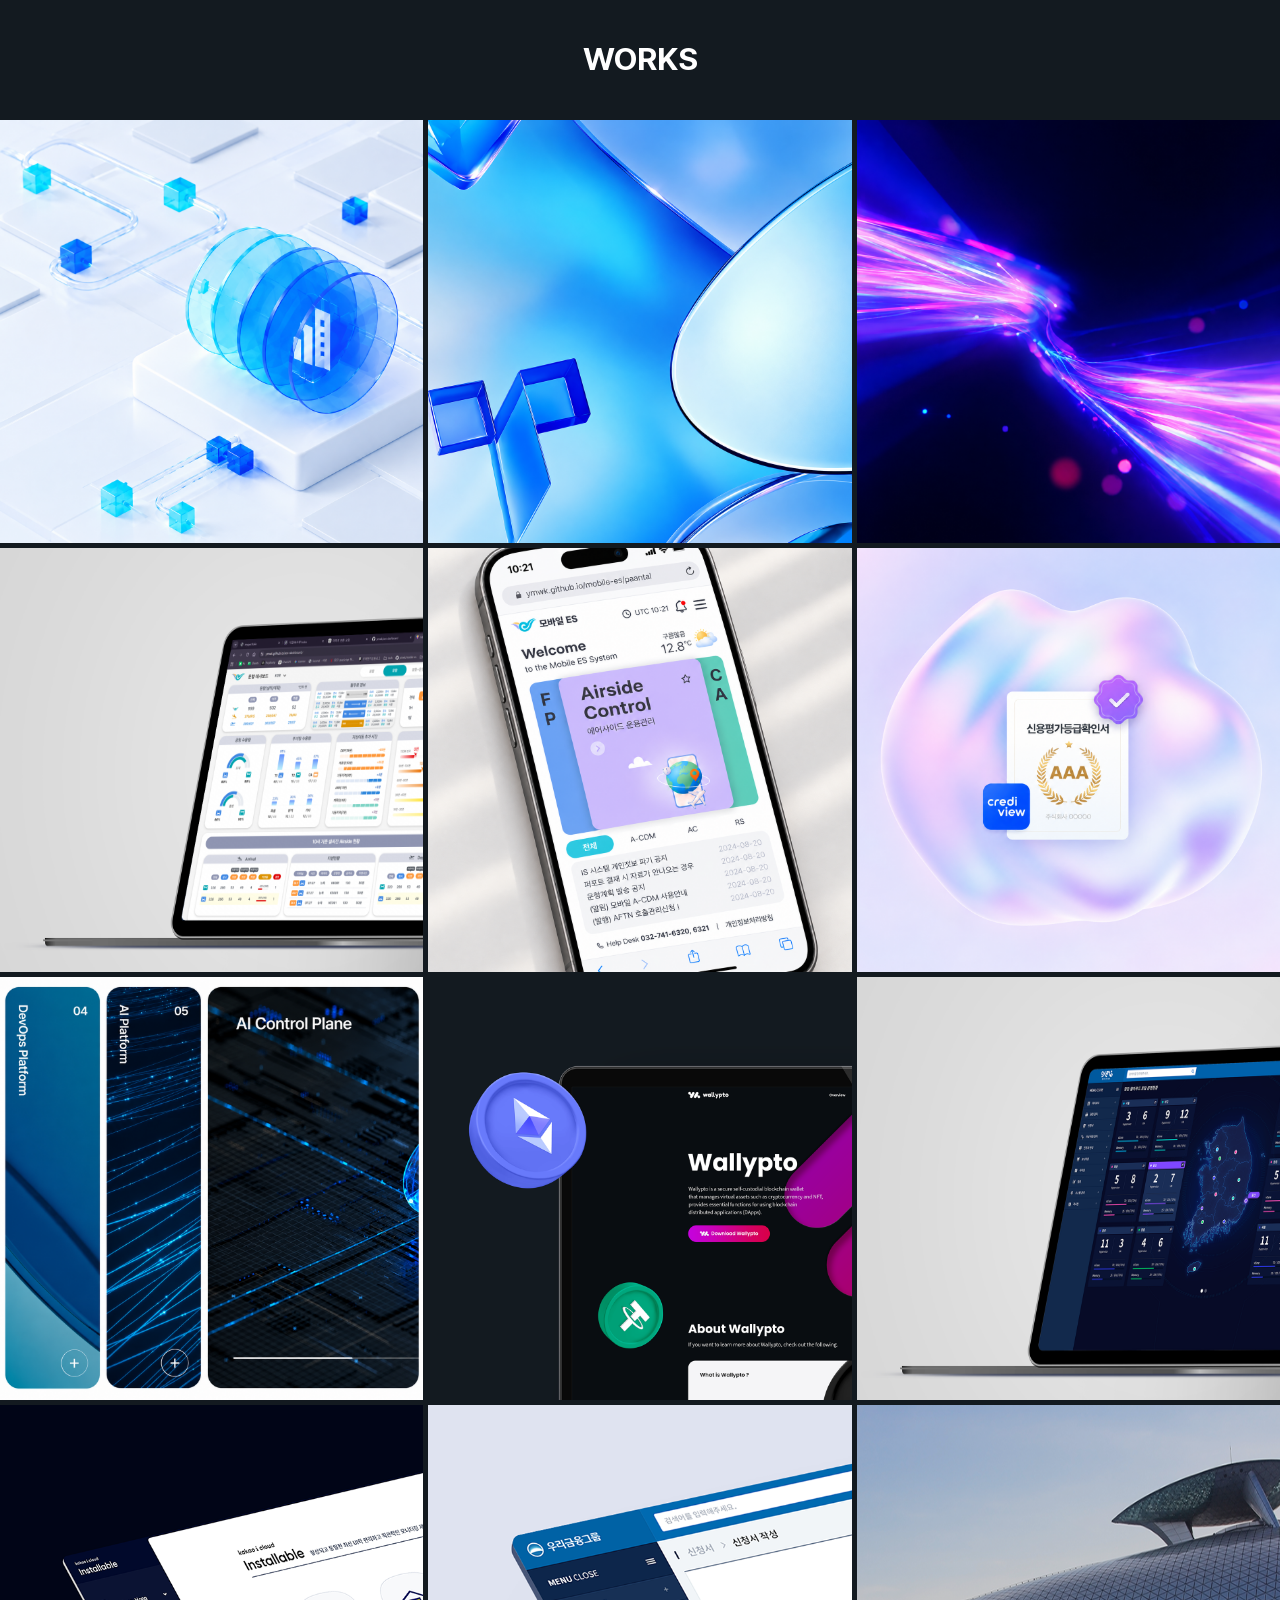
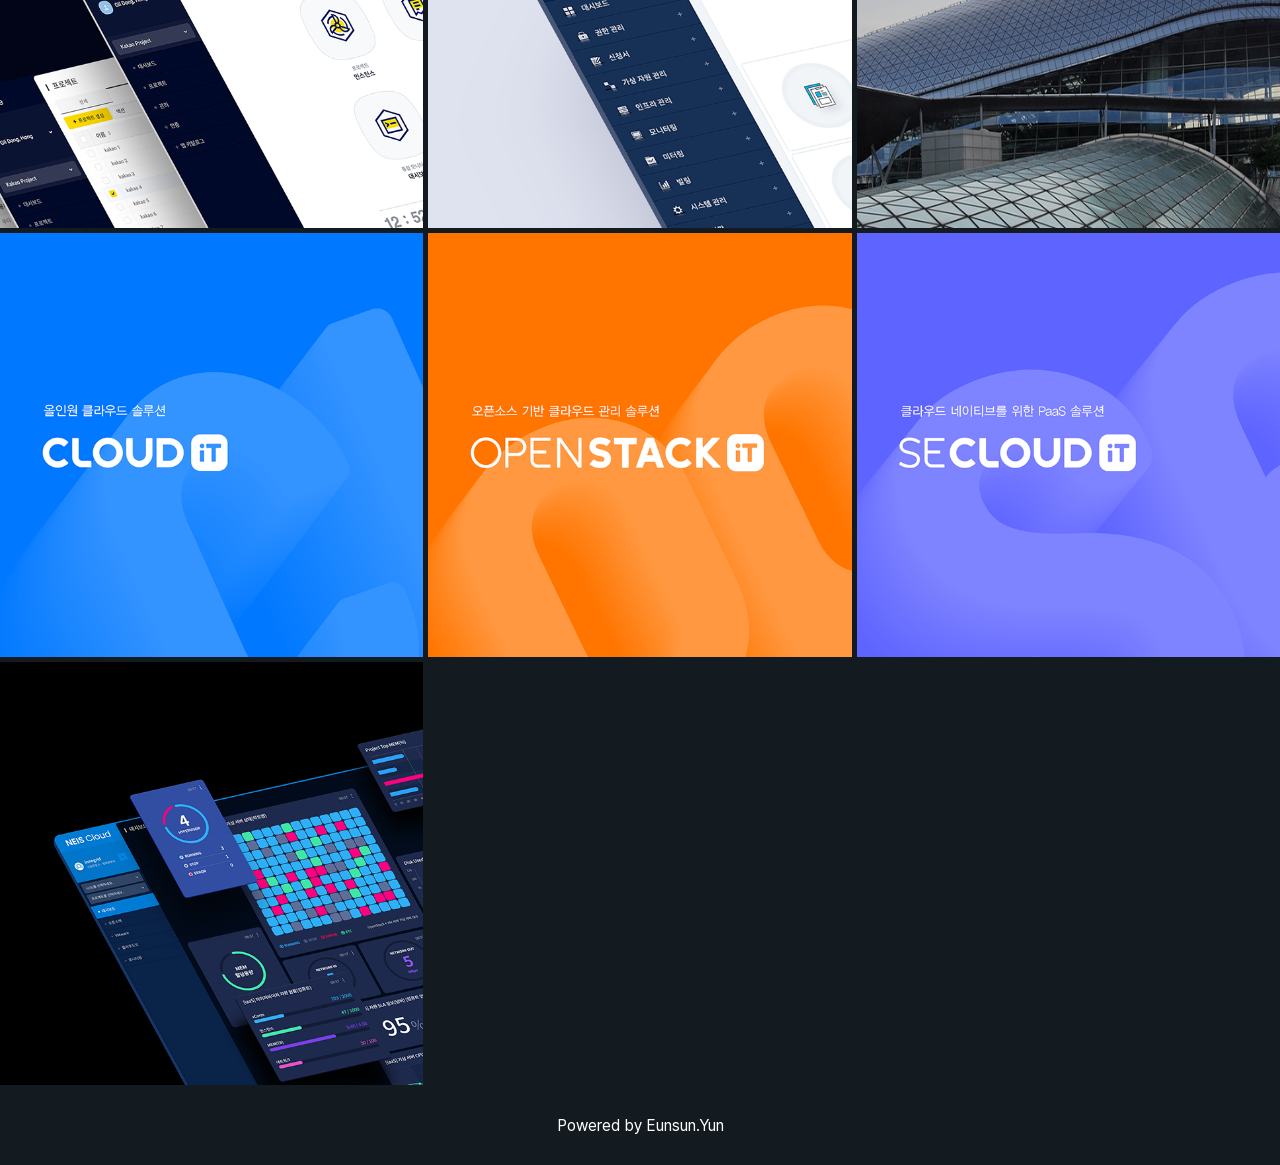
<file: index.html>
<!DOCTYPE html>
<html lang="en">

<head>
    <meta charset="UTF-8">
    <meta name="viewport" content="width=device-width, initial-scale=1.0">
    <title>myportfolio</title>
    <link rel="stylesheet" href="assets/fonts/pretendardvariable.css">
    <link rel="stylesheet" href="index.css">
</head>

<body>
    <div id="root" class="wrap">
        <header>
            <h1>WORKS</h1>
            <!-- <nav>
            <a href="index.html" class="active">Work</a>
            <a href="pages/about.html">about</a>
            <a href="pages/contact.html">contact</a>
        </nav> -->
        </header>
        <main>
            <ul class="list">
                <!-- <li>
                <a href="https://ymwk.github.io/techfin" target="_blank" title="새창으로 이동">
                    <div class="img">
                        <img src="assets/images/cover/museum_cover.png" alt="박물관 통합관리시스템 솔루션 구축 cover image" />
                    </div>  
                    <div class="contents">
                        <h3>박물관 통합관리시스템 솔루션 구축</h3>
                        <span class="val">2025. 11 ~ 2026. 06</span>
                        <span class="val">Role : Publishing 90%</span>

                        <div class="contents_links">
                            <span class="contents_links_target">Go to Design pages</span>
                        </div>
                    </div>
                </a>
            </li> -->

                <li>
                    <div class="img">
                        <img src="assets/images/cover/company_db_cover.png" alt="기업DB조회 서비스 플랫폼 구축 cover image" />
                    </div>
                    <div class="contents">
                        <h3>기업DB조회 서비스 플랫폼 구축</h3>
                        <span class="val">2026. 02 ~ 2026. 05</span>
                        <span class="val">Role : Publishing 100%</span>

                        <div class="contents_links">
                            <a href="https://github.com/youmm0522/techfin-db" target="_blank" title="새창으로 이동"
                                class="contents_links_target">Go to Github Repository</a>
                            <a href="https://youmm0522.github.io/techfin-db" target="_blank" title="새창으로 이동"
                                class="contents_links_target">Go to Pages</a>
                        </div>
                    </div>
                </li>

                <li>
                    <div class="img">
                        <img src="assets/images/cover/techfin_mobile_cover.png"
                            alt="테크핀레이팅스 모바일 웹사이트 리뉴얼 cover image" />
                    </div>
                    <div class="contents">
                        <h3>테크핀레이팅스 모바일 웹사이트 리뉴얼</h3>
                        <span class="val">2025. 09 ~ 2025. 11</span>
                        <span class="val">Role : Publishing 100%</span>

                        <div class="contents_links">
                            <a href="https://github.com/youmm0522/techfin-mobile" target="_blank" title="새창으로 이동"
                                class="contents_links_target">Go to Github Repository</a>
                            <a href="https://youmm0522.github.io/techfin-mobile" target="_blank" title="새창으로 이동"
                                class="contents_links_target">Go to Pages</a>
                        </div>
                    </div>
                </li>

                <li>
                    <div class="img">
                        <img src="assets/images/cover/monitoring_cover.png" alt="기업모니터링 서비스 플랫폼 구축 cover image" />
                    </div>
                    <div class="contents">
                        <h3>기업모니터링 서비스 플랫폼 구축</h3>
                        <span class="val">2025. 09 ~ 2026. 01</span>
                        <span class="val">Role : Publishing 100%</span>

                        <div class="contents_links">
                            <a href="https://github.com/youmm0522/techfin-monitoring" target="_blank" title="새창으로 이동"
                                class="contents_links_target">Go to Github Repository</a>
                            <a href="https://youmm0522.github.io/techfin-monitoring" target="_blank" title="새창으로 이동"
                                class="contents_links_target">Go to Pages</a>
                        </div>
                    </div>
                </li>

                <li>
                    <div class="img">
                        <img src="assets/images/cover/incheon_dashboard_cover.png" alt="인천국제공항 항공통계포털 구축 cover image" />
                    </div>
                    <div class="contents">
                        <h3>인천국제공항 AOS 공항운항 대시보드</h3>
                        <span class="val">2026. 02 ~ 2026. 05</span>
                        <span class="val">Role : Publishing 100%</span>

                        <div class="contents_links">
                            <a href="https://github.com/youmm0522/aos-dashboard" target="_blank" title="새창으로 이동"
                                class="contents_links_target">Go to Github Repository</a>
                            <a href="https://youmm0522.github.io/aos-dashboard" target="_blank" title="새창으로 이동"
                                class="contents_links_target">Go to Pages</a>
                        </div>
                    </div>
                </li>

                <li>
                    <div class="img">
                        <img src="assets/images/cover/incheon_system_cover.png"
                            alt="인천국제공항 통합정보시스템 고도화 구축사업 cover image" />
                    </div>
                    <div class="contents">
                        <h3>인천국제공항 통합정보시스템 고도화 구축사업</h3>
                        <span class="val">2025. 01 ~ 2025. 03</span>
                        <span class="val">Role : Publishing 100%</span>

                        <div class="contents_links">
                            <a href="https://github.com/youmm0522/mobile-es" target="_blank" title="새창으로 이동"
                                class="contents_links_target">Go to Github Repository</a>
                            <a href="https://youmm0522.github.io/mobile-es" target="_blank" title="새창으로 이동"
                                class="contents_links_target">Go to Pages</a>
                        </div>
                    </div>
                </li>

                <li>
                    <div class="img">
                        <img src="assets/images/cover/crediview_cover.png"
                            alt="크레디뷰 기업신용평가등급 조회 서비스 개발 사업 cover image" />
                    </div>
                    <div class="contents">
                        <h3>크레디뷰 기업신용평가등급 조회 서비스 개발 사업</h3>
                        <span class="val">2024. 10 ~ 2024. 12</span>
                        <span class="val">Role : Publishing 60%</span>

                        <div class="contents_links">
                            <a href="https://github.com/youmm0522/crediview" target="_blank" title="새창으로 이동"
                                class="contents_links_target">Go to Github Repository</a>
                            <a href="https://youmm0522.github.io/crediview" target="_blank" title="새창으로 이동"
                                class="contents_links_target">Go to Pages</a>
                        </div>
                    </div>
                </li>

                <li>
                    <a href="https://innogrid.com" target="_blank" title="새창으로 이동">
                        <div class="img">
                            <img src="assets/images/cover/inogrid_cover.png" alt="이노그리드 공식 웹사이트 리뉴얼 cover image" />
                        </div>
                        <div class="contents">
                            <h3>(주)이노그리드 공식 웹사이트 리뉴얼</h3>
                            <span class="val">2024. 02 ~ 2024. 06</span>
                            <span class="val">Role : Publishing 70%</span>

                            <div class="contents_links">
                                <span class="contents_links_target">Go to Site</span>
                            </div>
                        </div>
                    </a>
                </li>

                <!-- <li>
                <a href="works/lge_nft.html" target="_blank" title="새창으로 이동">
                    <div class="img">
                        <img src="assets/images/cover/lge_nft_cover.png" alt="LGE NFT Portal 구축 cover image" />
                    </div>
                    <div class="contents">
                        <h3>LGE NFT Portal 구축</h3>
                        <span class="val">2023. 07 ~ 2024. 06</span>
                        <span class="val">Role : Publishing 90%</span>

                        <div class="contents_links">
                            <span class="contents_links_target">Go to Design pages</span>
                        </div>
                    </div>
                </a>
            </li> -->

                <li>
                    <a href="works/hedera.html">
                        <div class="img">
                            <img src="assets/images/cover/hedera_cover.png"
                                alt="헤데라 차세대 블록체인 Wallet Platform 구축 cover image" />
                        </div>
                        <div class="contents">
                            <h3>헤데라 차세대 블록체인 Wallet Platform 구축</h3>
                            <span class="val">2022. 09</span>
                            <span class="val">Role : Publishing 100%</span>

                            <div class="contents_links">
                                <span class="contents_links_target">Go to Design pages</span>
                            </div>
                        </div>
                    </a>
                </li>

                <!-- <li>
                <a href="works/neis.html" target="_blank" title="새창으로 이동">
                    <div class="img">
                        <img src="assets/images/cover/neis_cover.png" alt="4세대 지능형 NEIS 통합 System 구축 사업 cover image" />
                    </div>
                    <div class="contents">
                        <h3>4세대 지능형 NEIS 통합 System 구축 사업</h3>
                        <span class="val">2022. 02 ~ 2023. 10</span>
                        <span class="val">Role : Publishing 100%</span>

                        <div class="contents_links">
                            <span class="contents_links_target">Go to Design pages</span>
                        </div>
                    </div>
                </a>
            </li> -->

                <!-- <li>
                <a href="works/kaist.html" target="_blank" title="새창으로 이동">
                    <div class="img">
                        <img src="assets/images/cover/kaist_cover.png" alt="KAIST OpenStack Cloud System 구축 사업 cover image" />
                    </div>
                    <div class="contents">
                        <h3>KAIST OpenStack Cloud System 구축 사업</h3>
                        <span class="val">2022. 05 ~ 2022. 07</span>
                        <span class="val">Role : Publishing 100%</span>

                        <div class="contents_links">
                            <span class="contents_links_target">Go to Design pages</span>
                        </div>
                    </div>
                </a>
            </li>             -->
                <li>
                    <a href="works/klid.html">
                        <div class="img">
                            <img src="assets/images/cover/klid_cover.png" alt="klid cover image" />
                        </div>
                        <div class="contents">
                            <h3>KLID 차세대 표준지방인사정보시스템 구축 사업</h3>
                            <span class="val">2022.02 ~ 2022.07</span>
                            <span class="val">Role : Publishing 100%</span>

                            <div class="contents_links">
                                <span class="contents_links_target">Go to Design pages</span>
                            </div>
                        </div>
                    </a>
                </li>
                <li>
                    <a href="works/kakao.html">
                        <div class="img">
                            <img src="assets/images/cover/kakao_cover.png"
                                alt="Kakao i cloud Installable cover image" />
                        </div>
                        <div class="contents">
                            <h3>Kakao i cloud Installable</h3>
                            <span class="val">2021. 12 ~ 2022. 05</span>
                            <span class="val">Role : Publishing 100%</span>

                            <div class="contents_links">
                                <span class="contents_links_target">Go to Design pages</span>
                            </div>
                        </div>
                    </a>
                </li>
                <li>
                    <a href="works/woori.html">
                        <div class="img">
                            <img src="assets/images/cover/woori_cover.png"
                                alt="woori financial group cloud portal cover image" />
                        </div>
                        <div class="contents">
                            <h3>WOORI FINANCIAL GROUP<br>CLOUD PORTAL</h3>
                            <span class="val">2020. 12 ~ 2021. 05</span>
                            <span class="val">Role : Publishing 100%</span>

                            <div class="contents_links">
                                <span class="contents_links_target">Go to Design pages</span>
                            </div>
                        </div>
                    </a>
                </li>
                <li>
                    <a href="works/inchon.html">
                        <div class="img">
                            <img src="assets/images/cover/inchon_cover.png"
                                alt="Inchon airport iot portal cover image" />
                        </div>
                        <div class="contents">
                            <h3>INCHON AIRPORT<br>IOT ASSET MANAGEMENT<br>PORTAL SERVICE</h3>
                            <span class="val">2020. 08 ~ 2020. 11</span>
                            <span class="val">Role : Publishing 100%</span>

                            <div class="contents_links">
                                <span class="contents_links_target">Go to Design pages</span>
                            </div>
                        </div>
                    </a>
                </li>
                <li>
                    <a href="works/cloudit.html">
                        <div class="img">
                            <img src="assets/images/cover/cloudit_cover.png" alt="Cloudit Console cover image" />
                        </div>
                        <div class="contents">
                            <h3>Cloudit Console UI/UX</h3>
                            <span class="val">2011 ~ 2024</span>
                            <span class="val">Role : Publishing 100%</span>

                            <div class="contents_links">
                                <span class="contents_links_target">Go to Design pages</span>
                            </div>
                        </div>
                    </a>
                </li>
                <li>
                    <a href="works/openstackit.html">
                        <div class="img">
                            <img src="assets/images/cover/openstackit_cover.png"
                                alt="Openstackit Console cover image" />
                        </div>
                        <div class="contents">
                            <h3>Openstackit Console UI/UX</h3>
                            <span class="val">2017 ~ 2024</span>
                            <span class="val">Role : Publishing 100%</span>

                            <div class="contents_links">
                                <span class="contents_links_target">Go to Design pages</span>
                            </div>
                        </div>
                    </a>
                </li>
                <li>
                    <a href="works/secloudit.html">
                        <div class="img">
                            <img src="assets/images/cover/se_cover.png" alt="SECloudit Console cover image" />
                        </div>
                        <div class="contents">
                            <h3>SECloudit Console UI/UX</h3>
                            <span class="val">SECloudit Console</span>
                            <span class="val">Role : Publishing 80%</span>

                            <div class="contents_links">
                                <span class="contents_links_target">Go to Design pages</span>
                            </div>
                        </div>
                    </a>
                </li>
                <li>
                    <a href="works/tabcloudit.html">
                        <div class="img">
                            <img src="assets/images/cover/tab_cover.png" alt="TabCloudit cmp dashboard cover image" />
                        </div>
                        <div class="contents">
                            <h3>TabCloudit CMP Widget<br>Dashboard UI/UX</h3>
                            <span class="val">2018 ~ 2024</span>
                            <span class="val">Role : Publishing 100%</span>

                            <div class="contents_links">
                                <span class="contents_links_target">Go to Design pages</span>
                            </div>
                        </div>
                    </a>
                </li>
            </ul>
        </main>
        <footer>Powered by Eunsun.Yun</footer>
    </div>
    <script src="assets/js/header-scroll.js"></script>
</body>

</html>
</file>
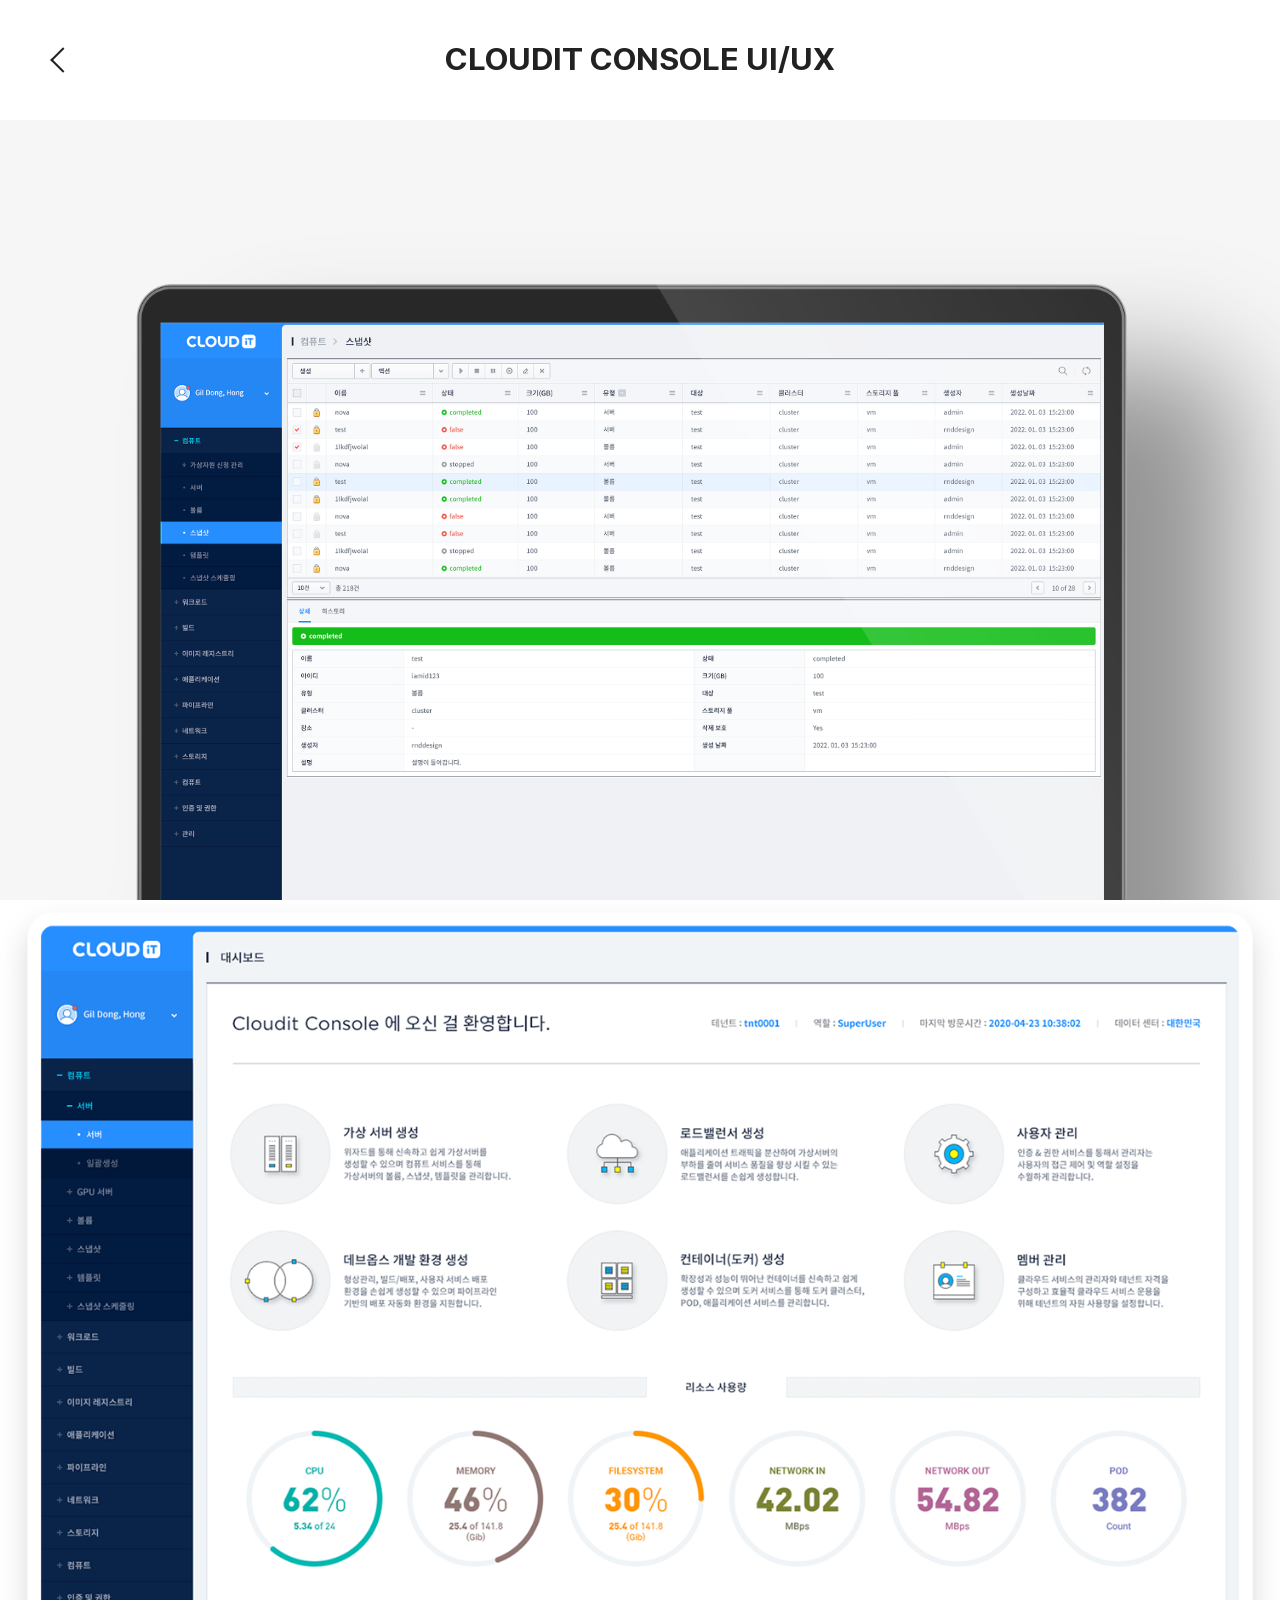
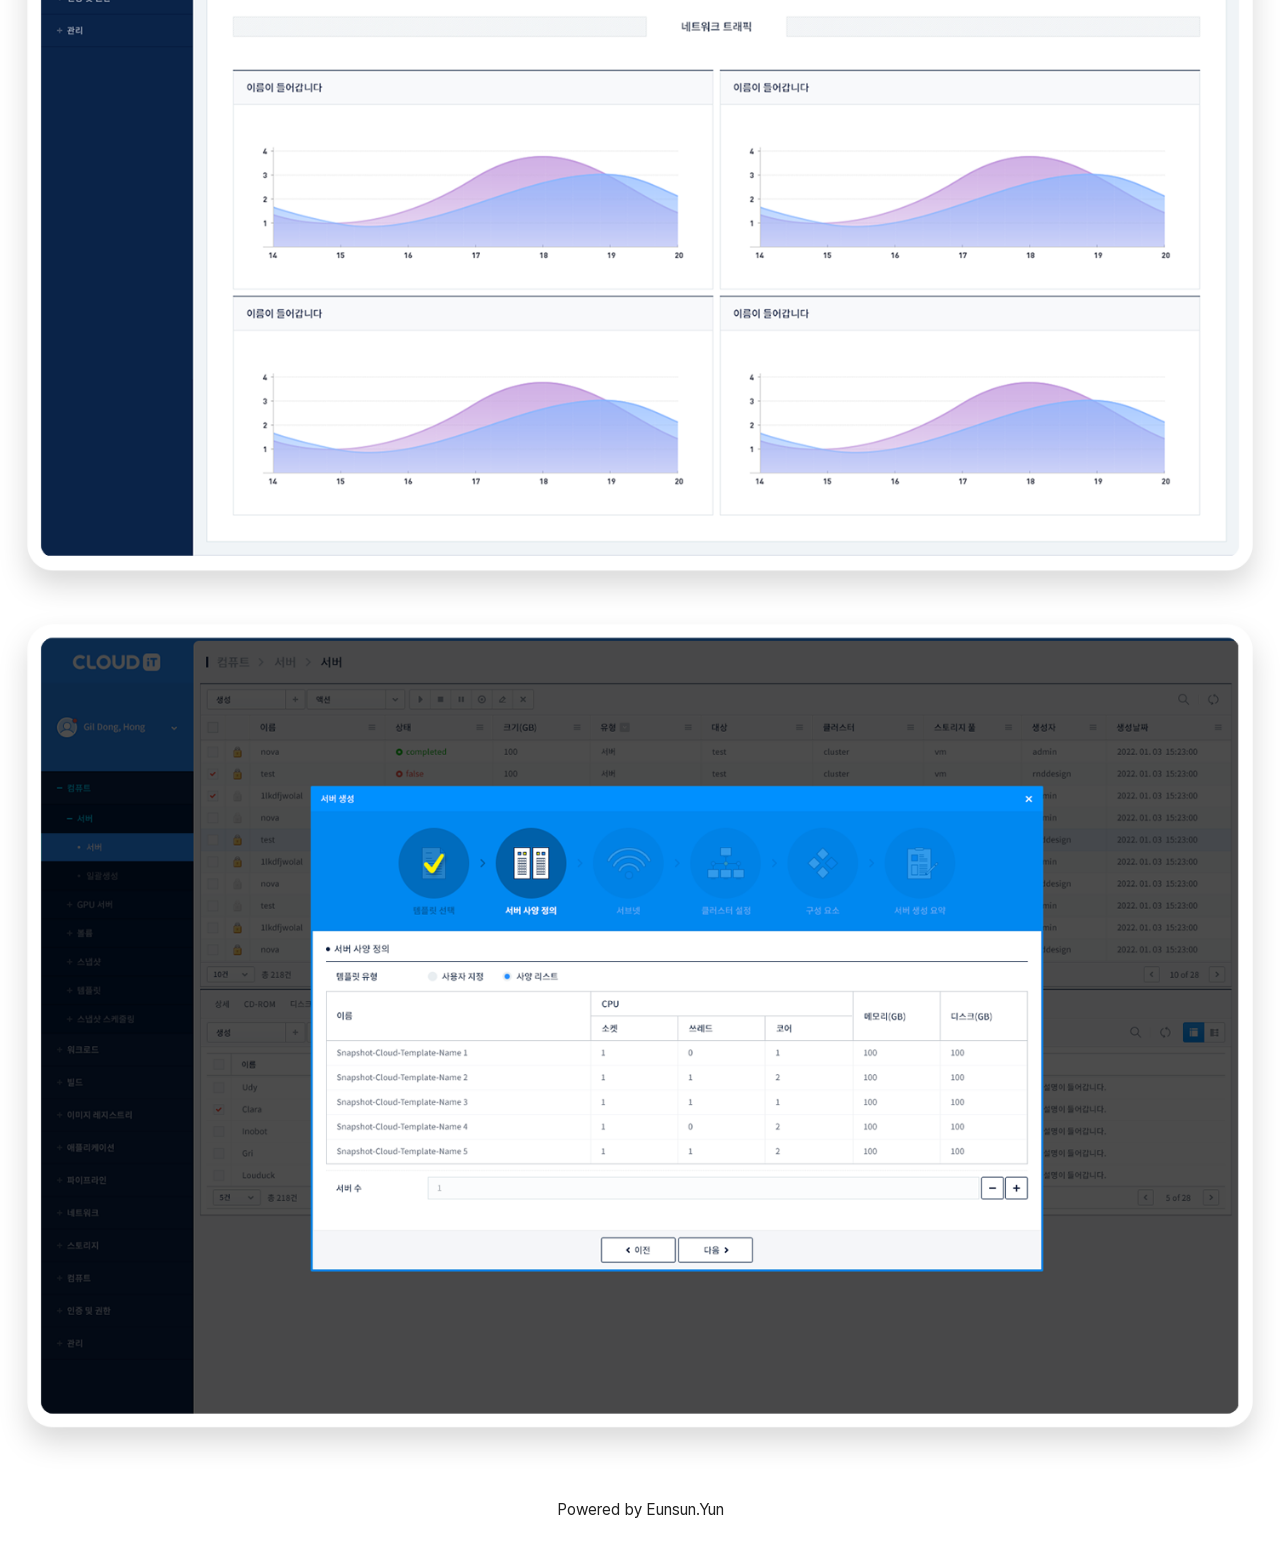
<file: works/cloudit.html>
<!DOCTYPE html>
<html lang="en">

<head>
    <meta charset="UTF-8">
    <meta name="viewport" content="width=device-width, initial-scale=1.0">
    <title>myportfolio</title>
    <link rel="stylesheet" href="../assets/fonts/pretendardvariable.css">
    <link rel="stylesheet" href="../index.css">
</head>

<body>
    <div id="root" class="wrap">
        <header>
            <h1>Cloudit Console UI/UX</h1>
            <nav>
                <a href="../index.html" class="back"><span>Back to List</span></a>
            </nav>
        </header>
        <main class="main_work work_cloudit">
            <section class="section_work_top" style="background-image: url(/assets/images/cloudit/img01.png)"></section>
            <section class="section_work_intro">
                <!-- <h2>Cloudit Console UI/UX</h2> -->
                <div><img src="/assets/images/cloudit/img02.png" alt=""></div>
                <div><img src="/assets/images/cloudit/img03.png" alt=""></div>
            </section>

        </main>
        <footer>Powered by Eunsun.Yun</footer>
    </div>
    <script src="/assets/js/header-scroll.js"></script>
</body>

</html>
</file>
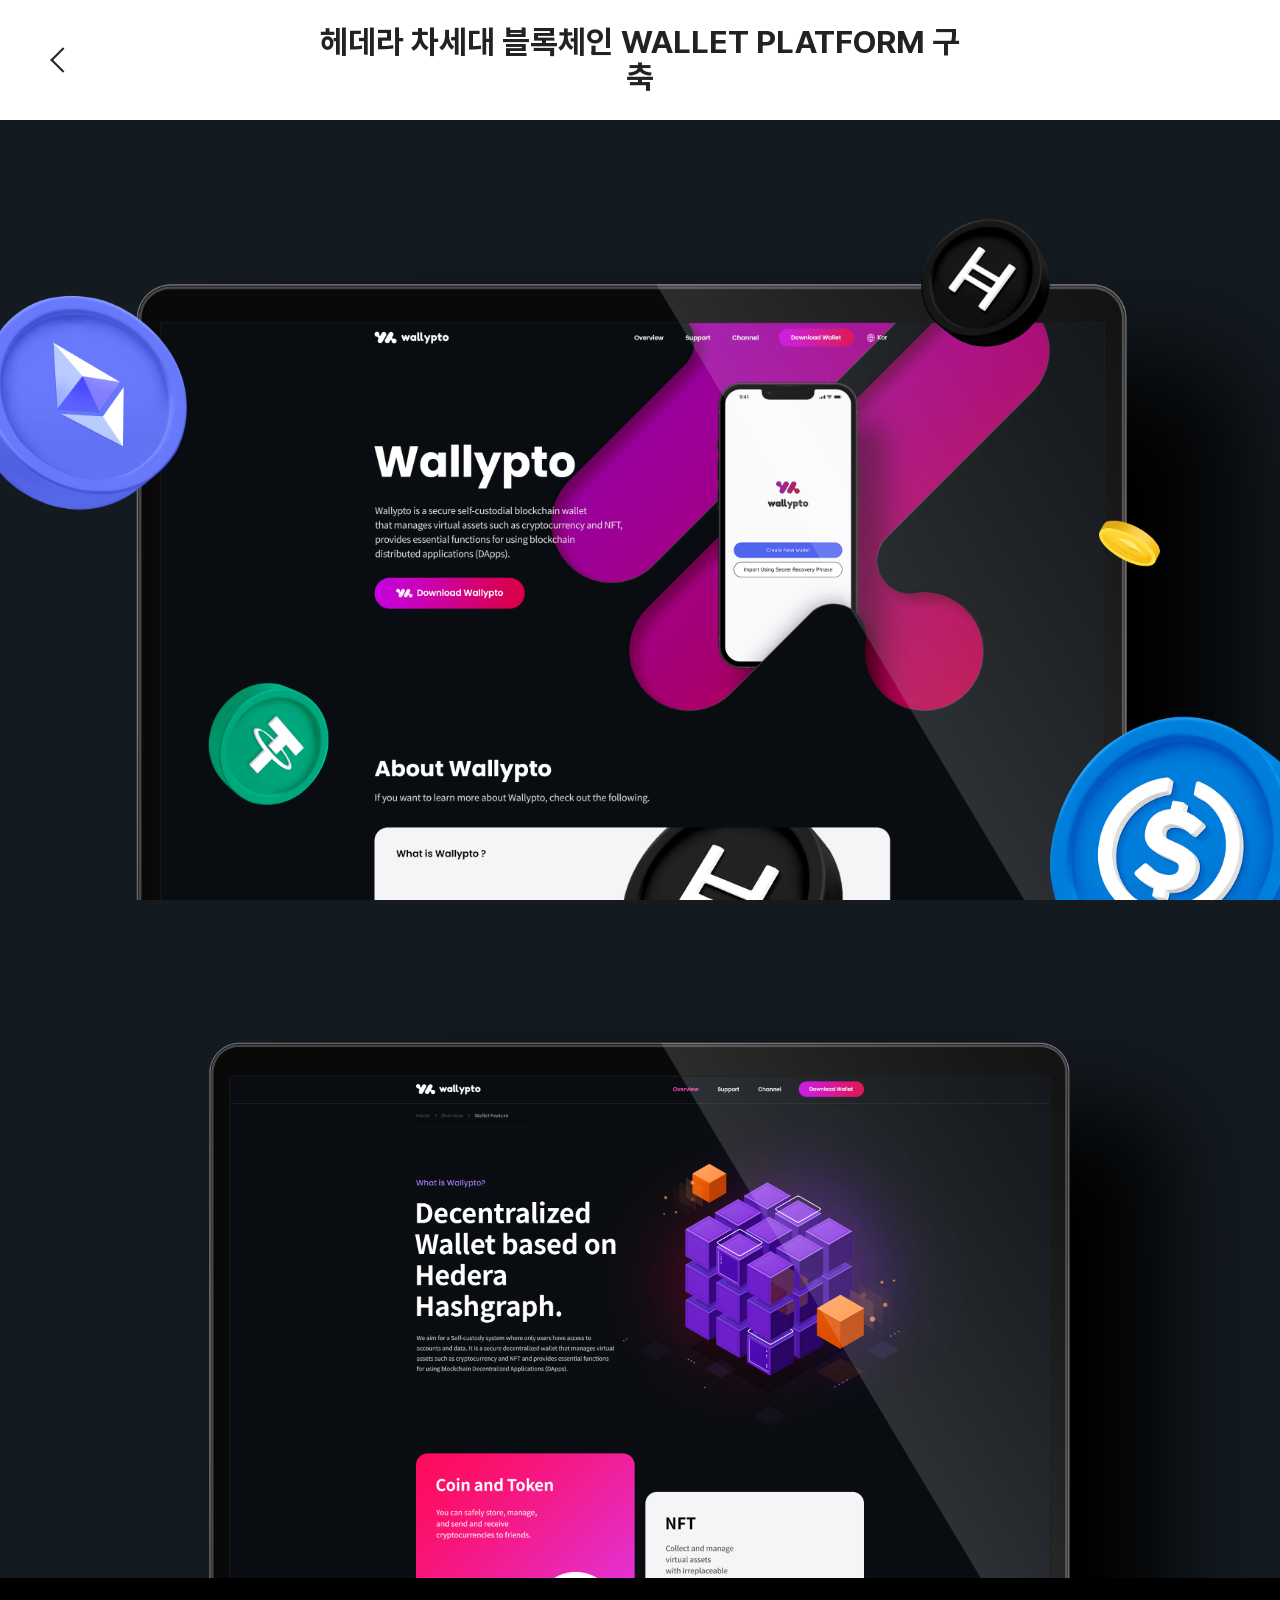
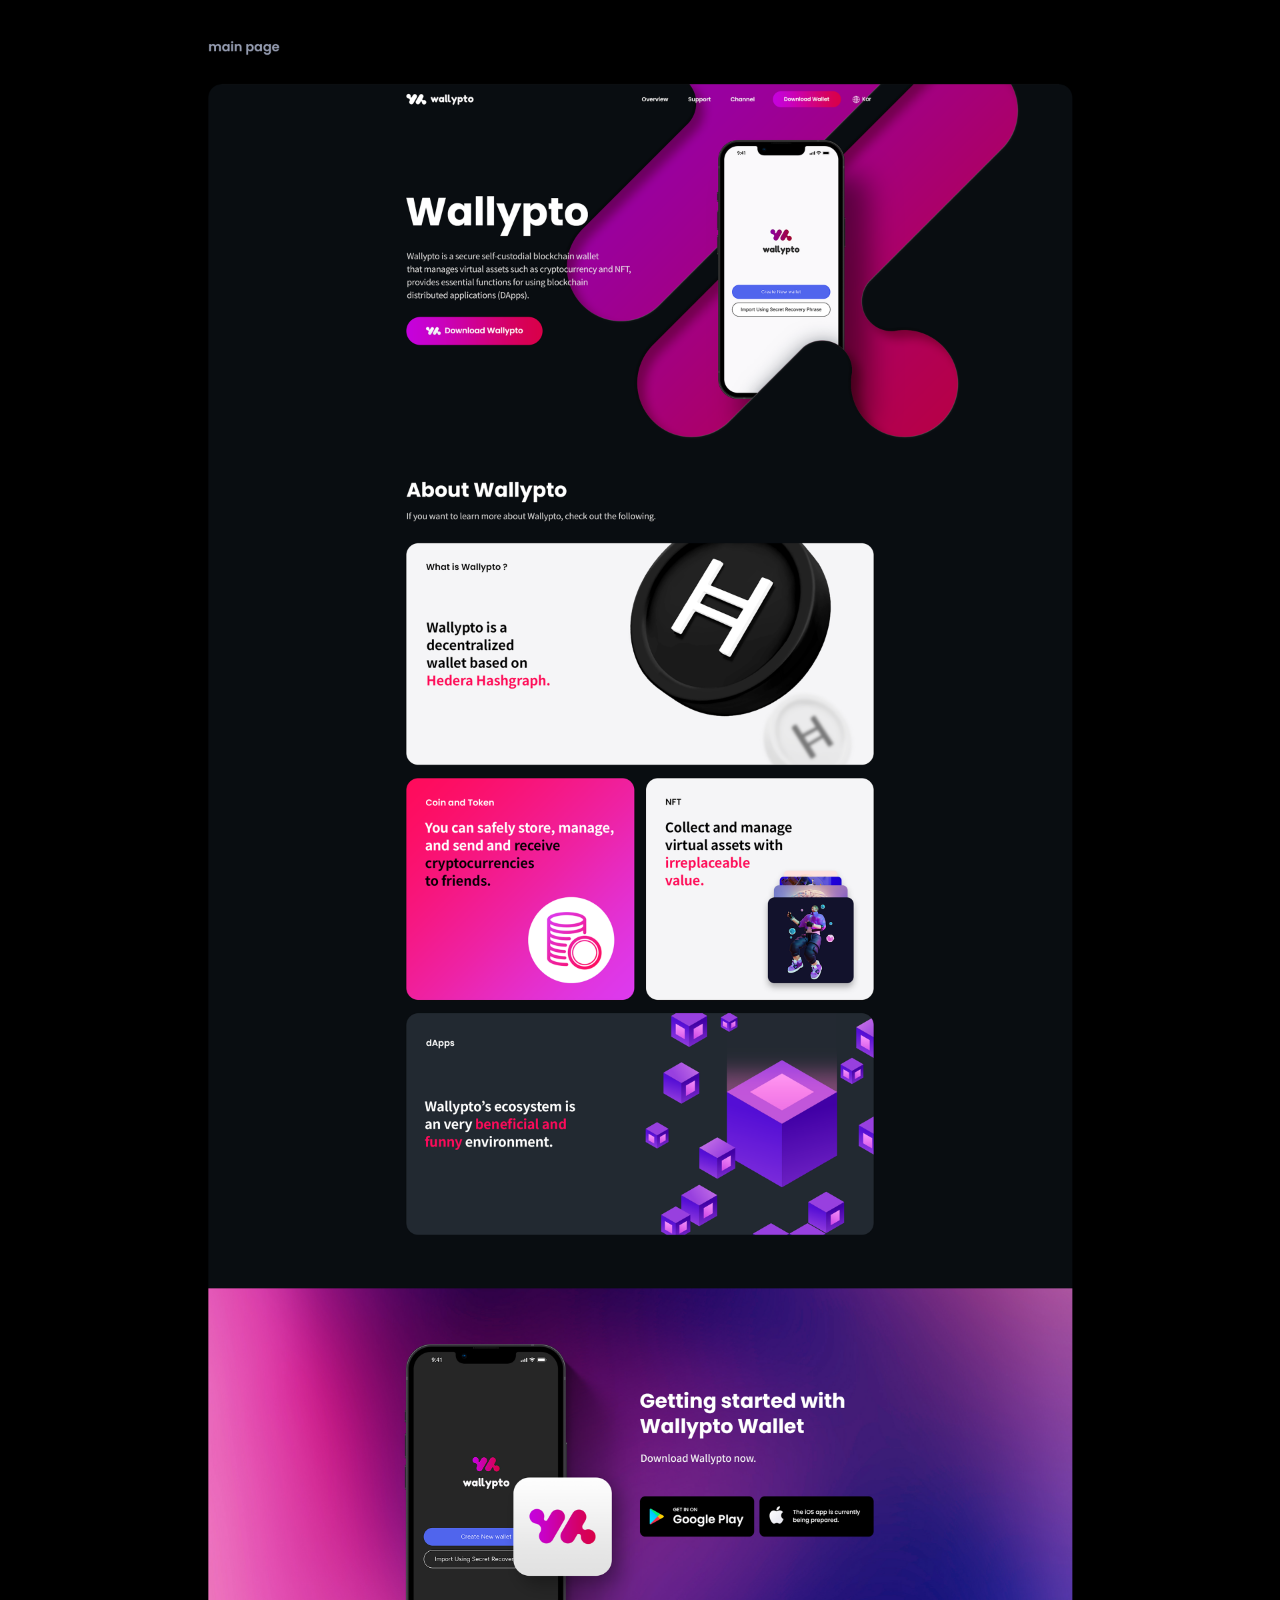
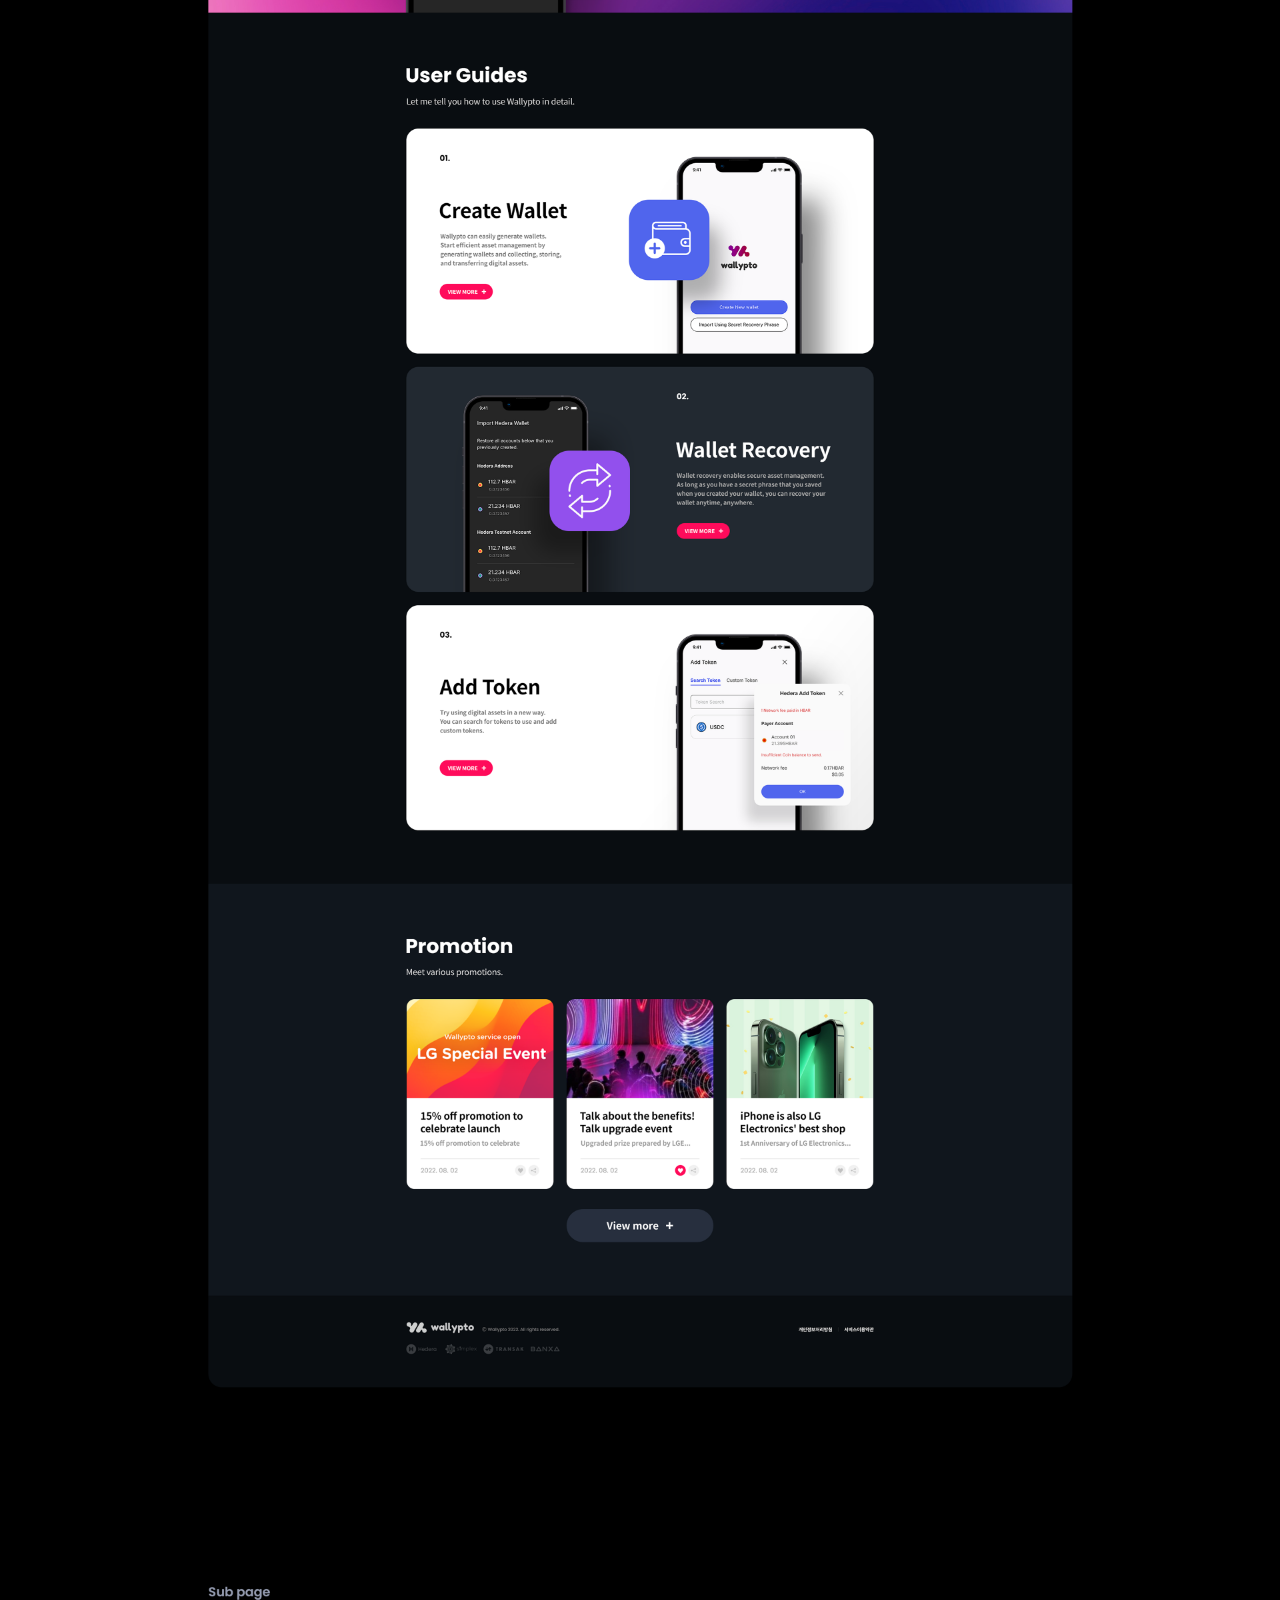
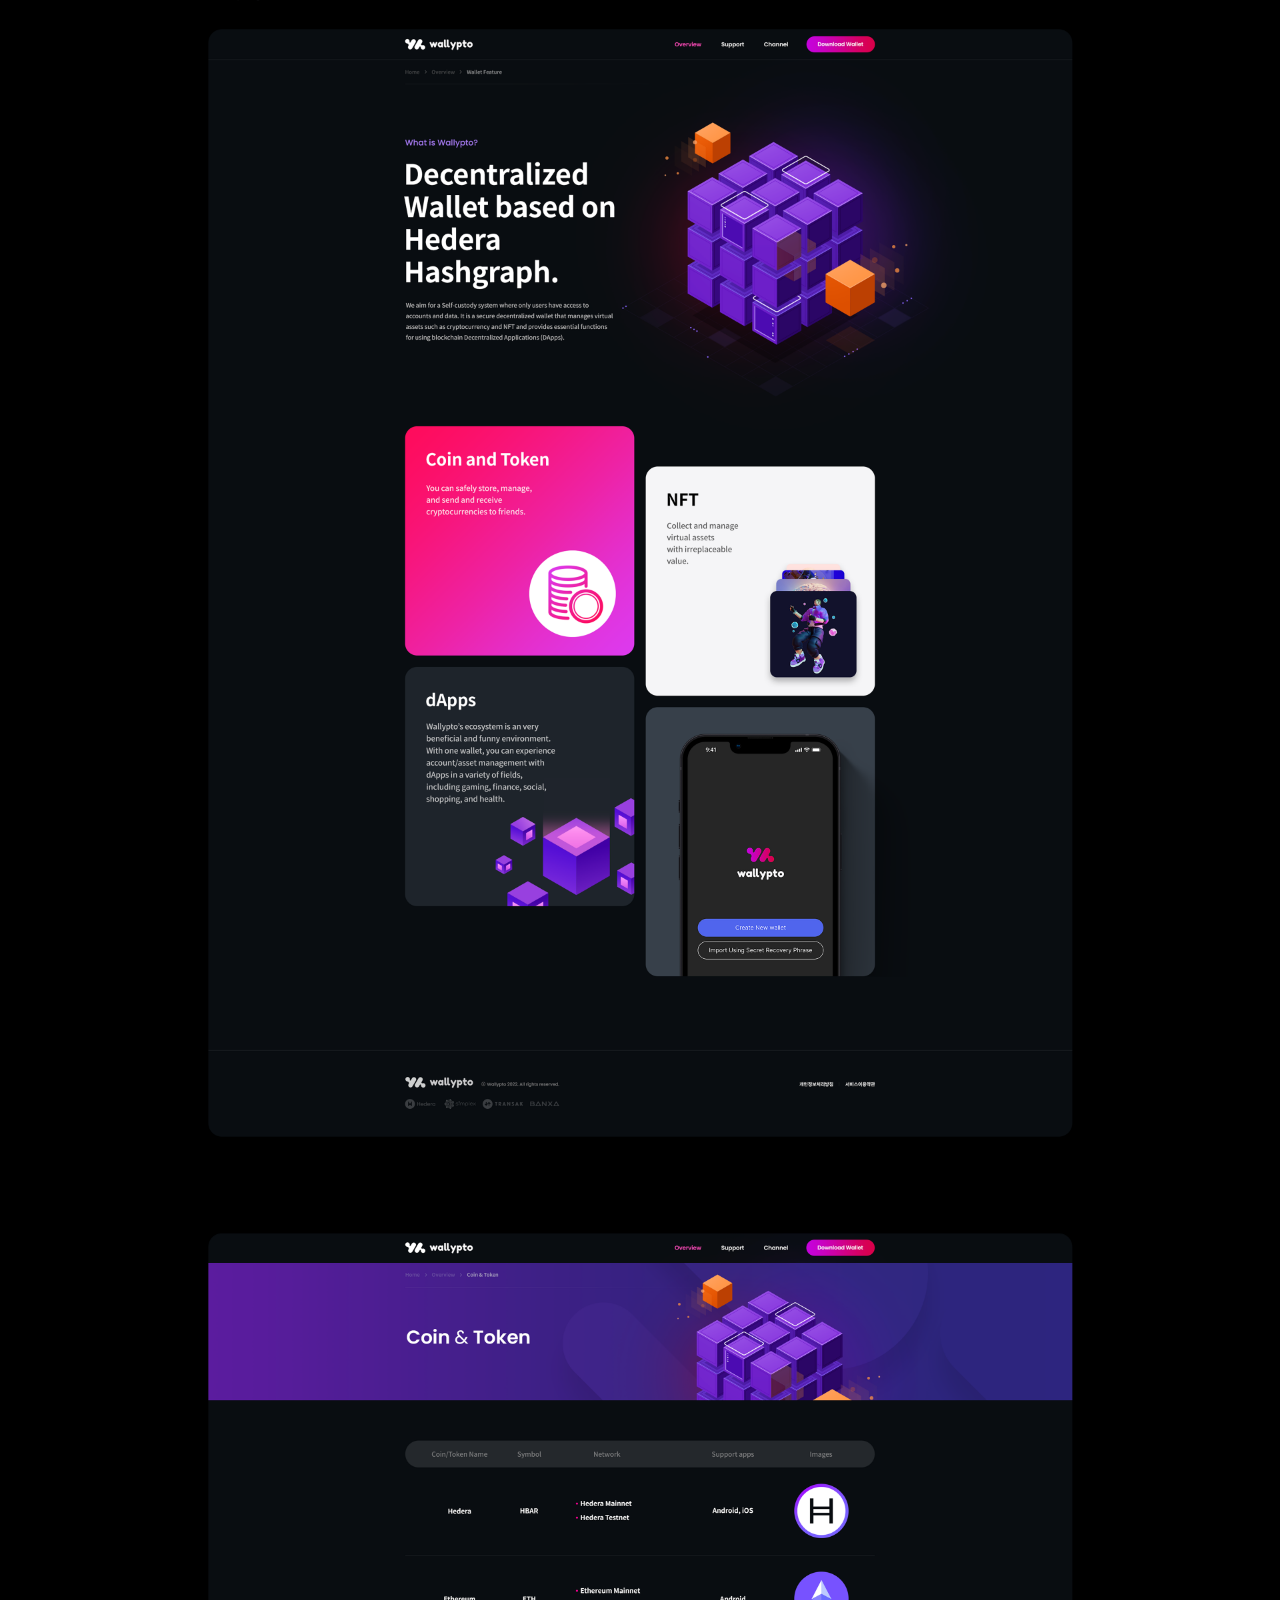
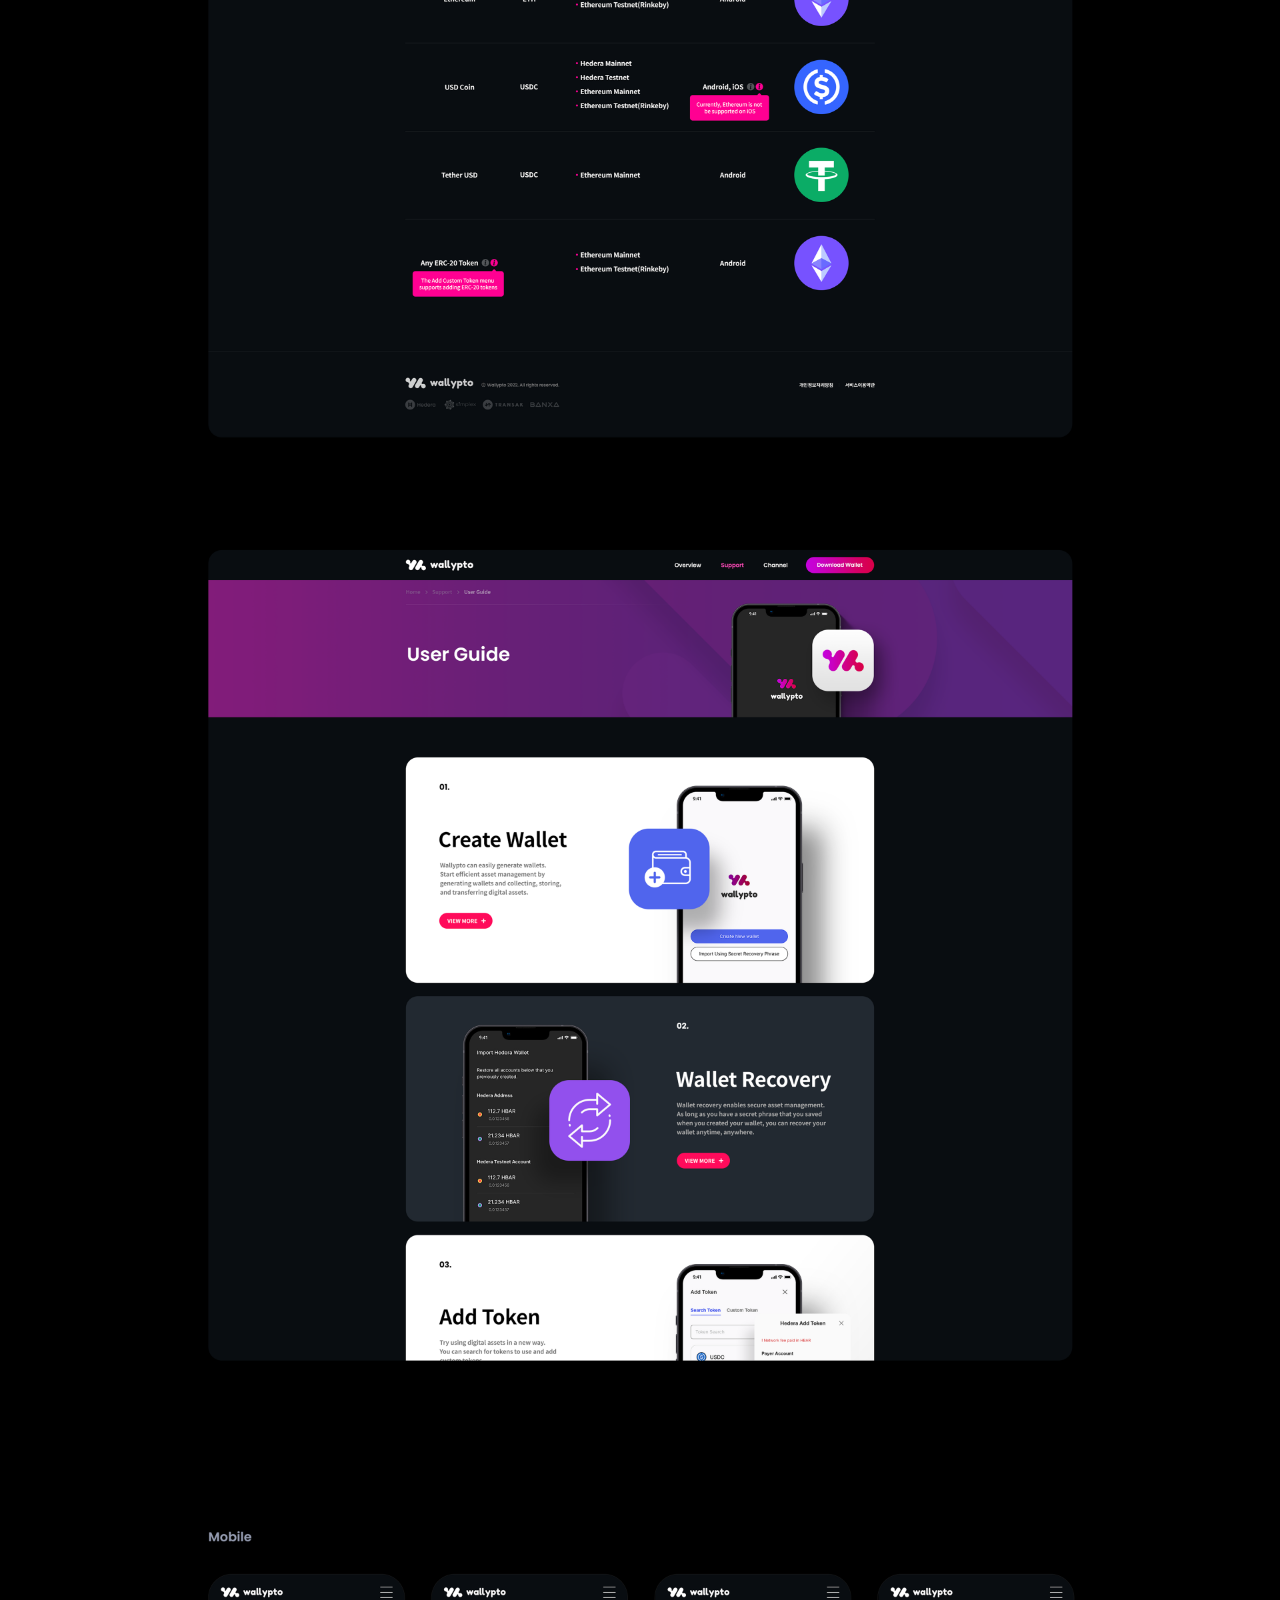
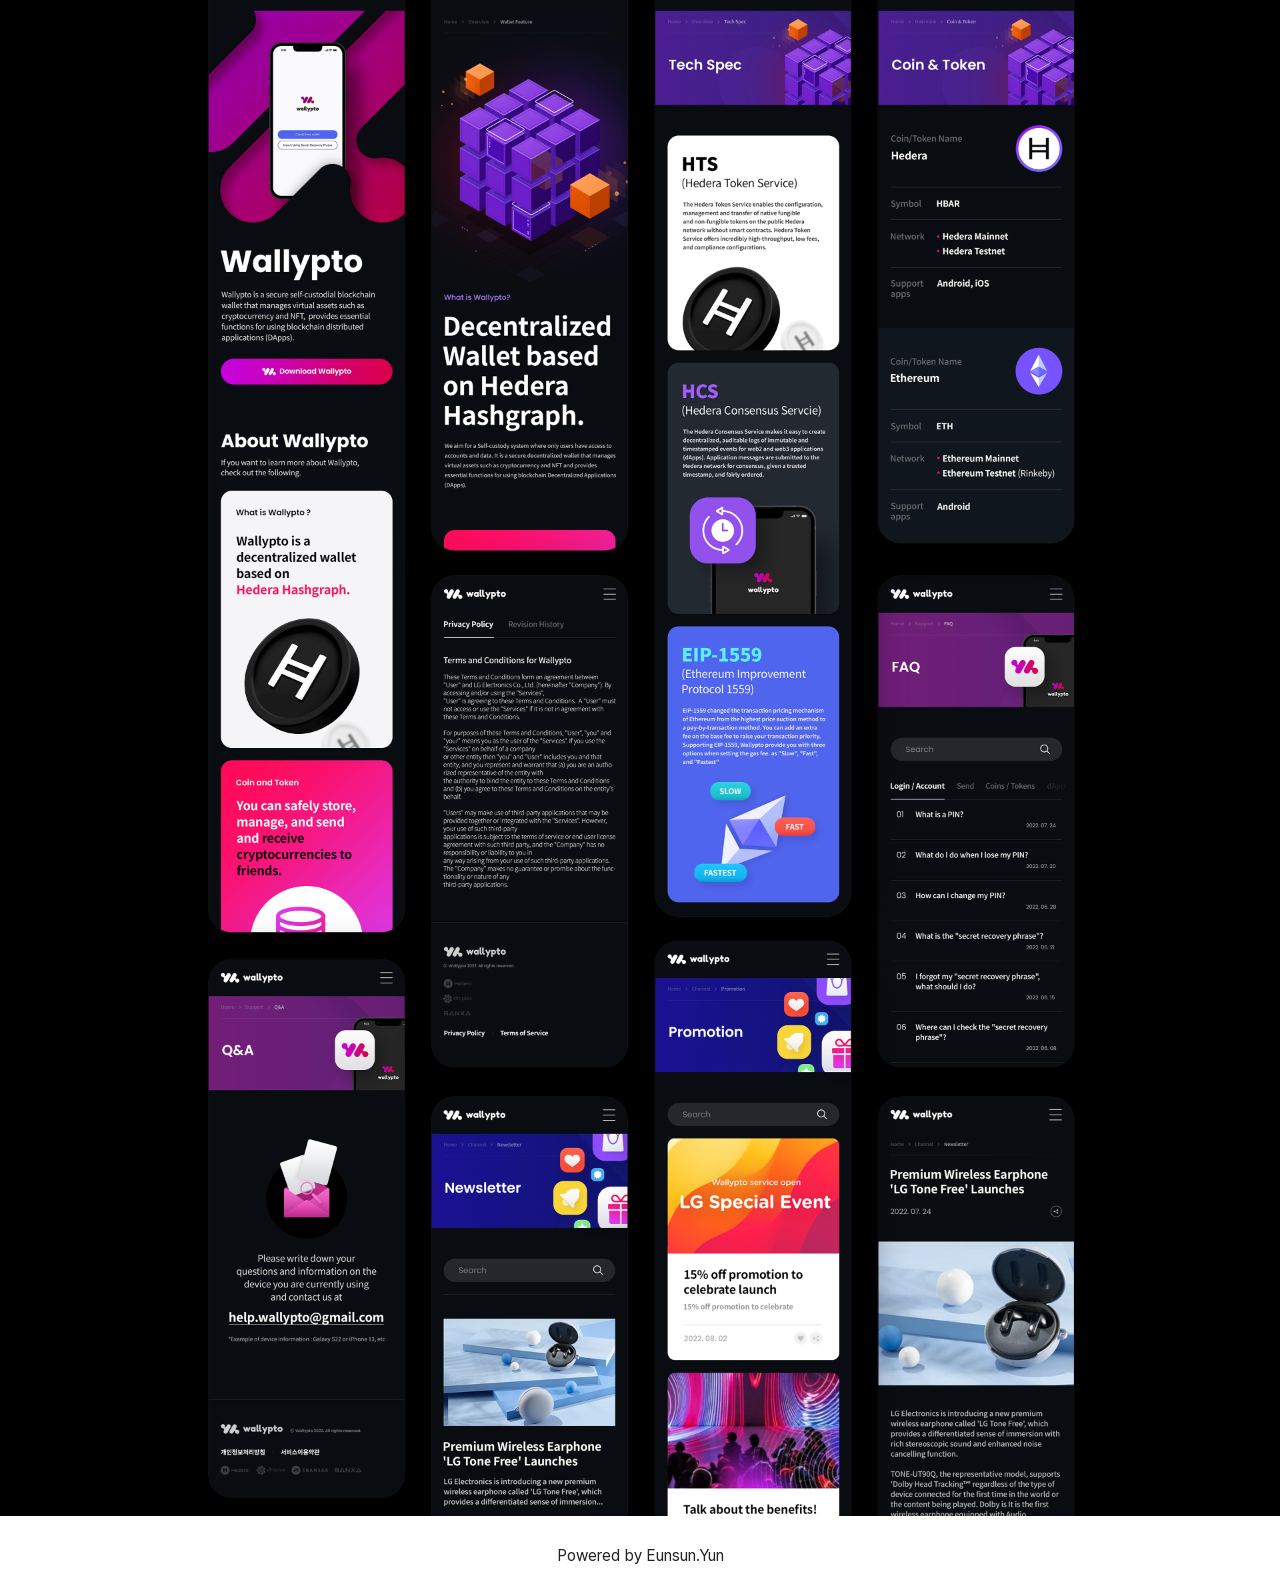
<file: works/hedera.html>
<!DOCTYPE html>
<html lang="en">

<head>
    <meta charset="UTF-8">
    <meta name="viewport" content="width=device-width, initial-scale=1.0">
    <title>myportfolio</title>
    <link rel="stylesheet" href="../assets/fonts/pretendardvariable.css">
    <link rel="stylesheet" href="../index.css">
</head>

<body>
    <div id="root" class="wrap">
        <header>
            <h1>헤데라 차세대 블록체인 Wallet Platform 구축</h1>
            <nav>
                <a href="../index.html" class="back"><span>Back to List</span></a>
            </nav>
        </header>
        <main class="main_work work_hedera">
            <section class="section_work_top" style="background-image: url(/assets/images/hedera/img01.png)"></section>
            <section class="section_work_intro">
                <div><img src="/assets/images/hedera/img02.png" alt=""></div>
                <div><img src="/assets/images/hedera/img03.png" alt=""></div>
                <div><img src="/assets/images/hedera/img04.png" alt=""></div>
                <div><img src="/assets/images/hedera/img05.png" alt=""></div>
            </section>
        </main>
        <footer>Powered by Eunsun.Yun</footer>
    </div>
    <script src="/assets/js/header-scroll.js"></script>
</body>

</html>
</file>
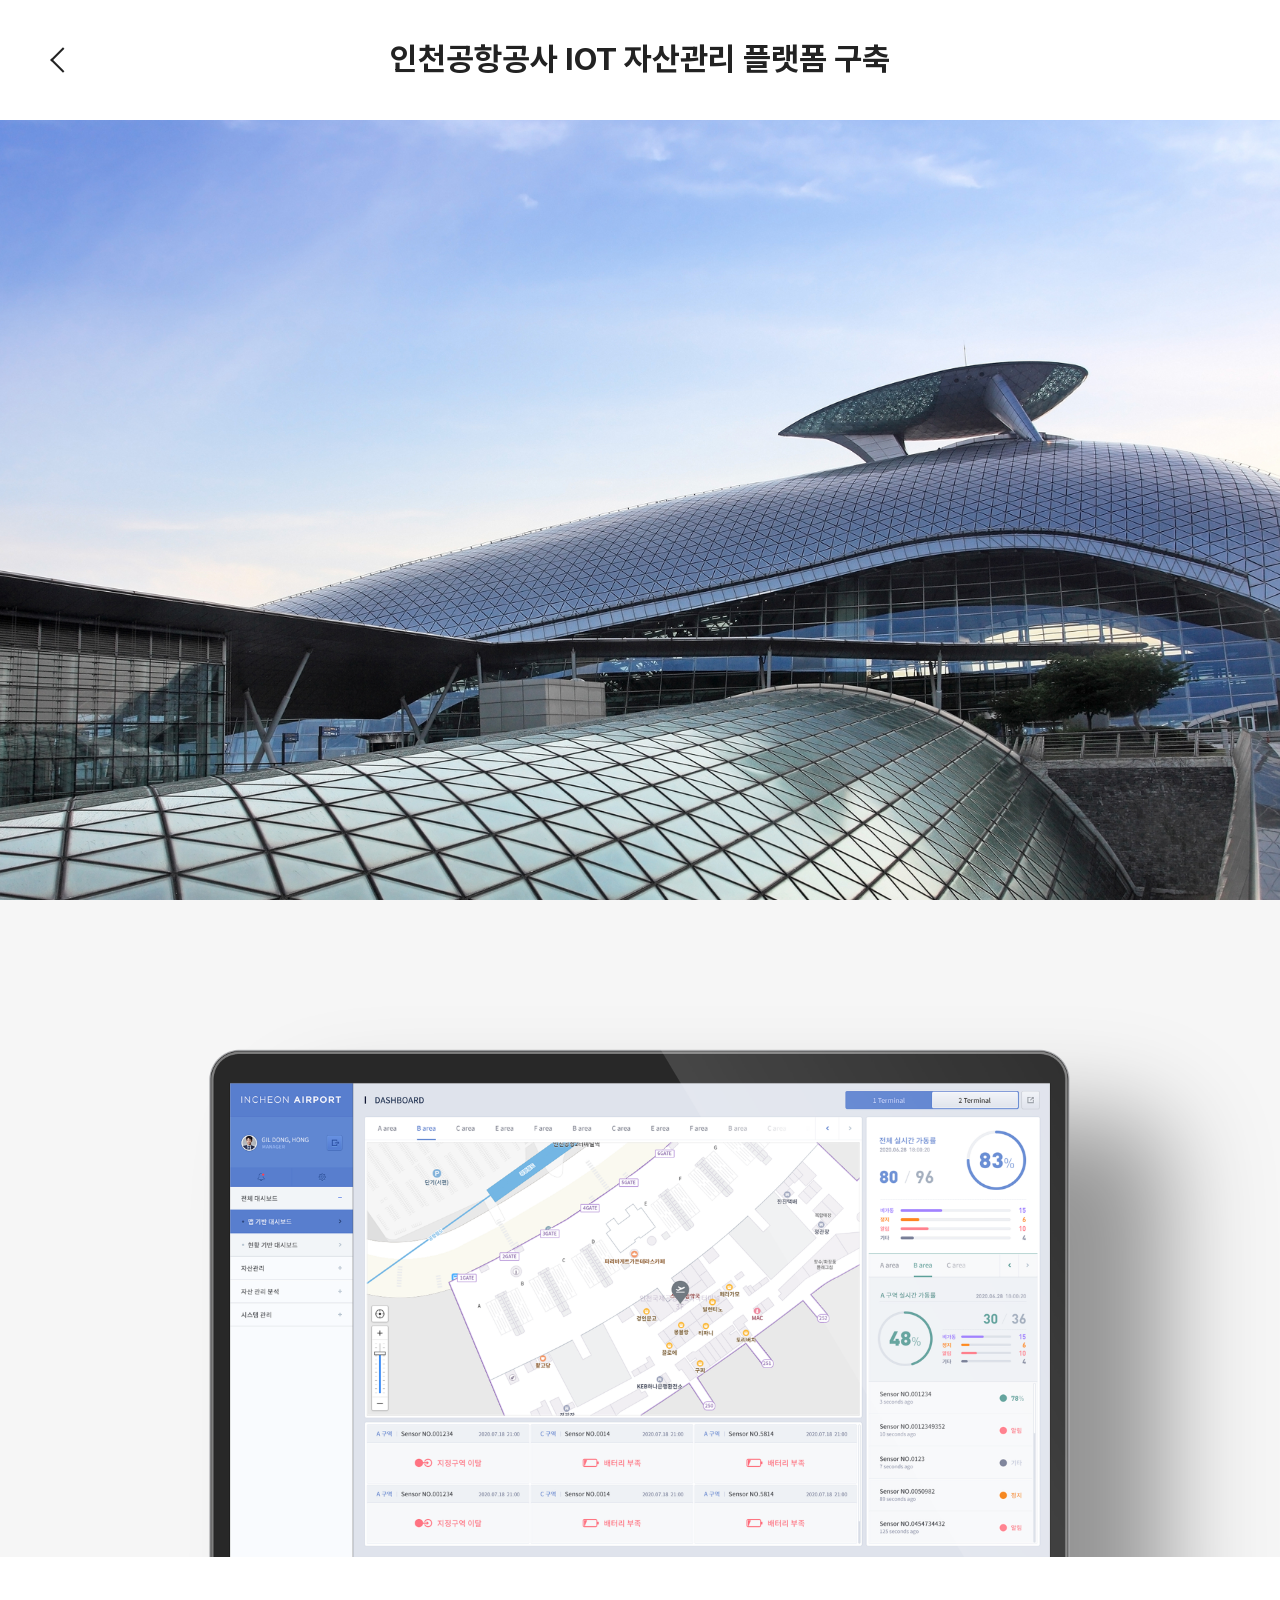
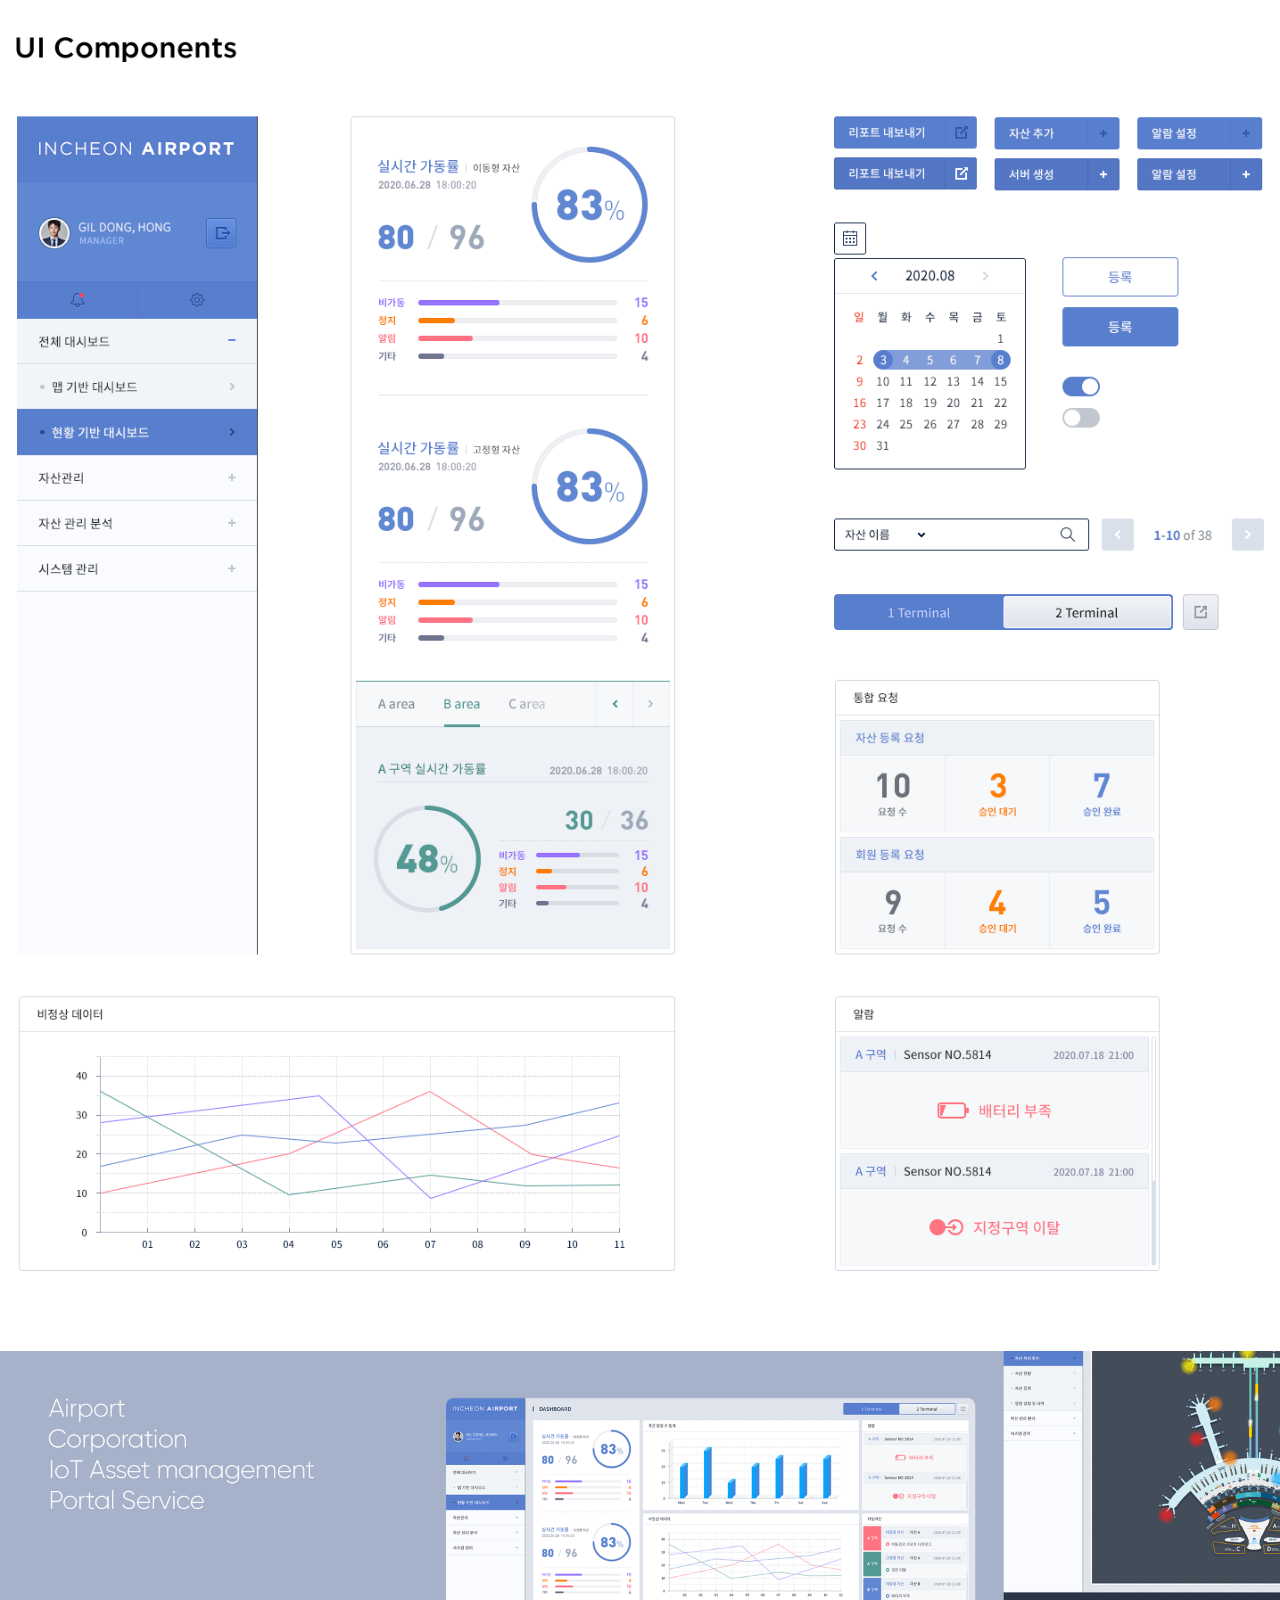
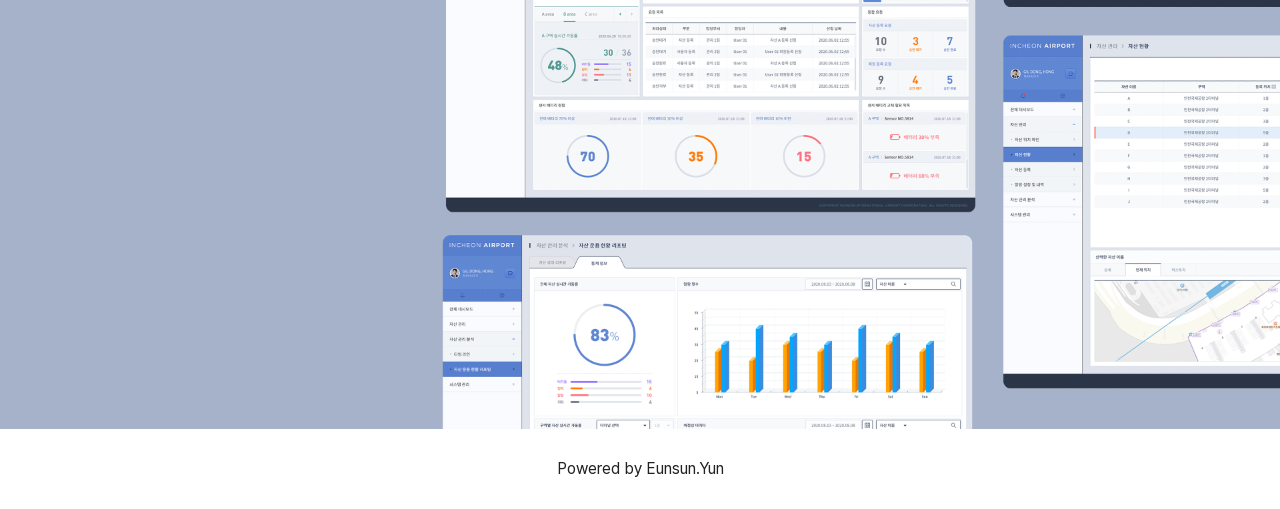
<file: works/inchon.html>
<!DOCTYPE html>
<html lang="en">
<head>
    <meta charset="UTF-8">
    <meta name="viewport" content="width=device-width, initial-scale=1.0">
    <title>myportfolio</title>
    <link rel="stylesheet" href="../assets/fonts/pretendardvariable.css">
    <link rel="stylesheet" href="../index.css">
</head>
<body>
<div id="root" class="wrap">
    <header>
        <h1>인천공항공사 IoT 자산관리 플랫폼 구축</h1>
        <nav>
            <a href="../index.html" class="back"><span>Back to List</span></a>
        </nav>
    </header>
    <main class="main_work work_inchon">
        <section class="section_work_top" style="background-image: url(/assets/images/inchon/img01.jpg)"></section>
        <section class="section_work_intro">
            <div><img src="/assets/images/inchon/img02.png" alt=""></div>
            <div class="img_mg"><img src="/assets/images/inchon/img03.png" alt=""></div>
            <div><img src="/assets/images/inchon/img04.png" alt=""></div>
        </section>
    </main>
    <footer>Powered by Eunsun.Yun</footer>
</div>
<script src="/assets/js/header-scroll.js"></script>
</body>
</html>
</file>
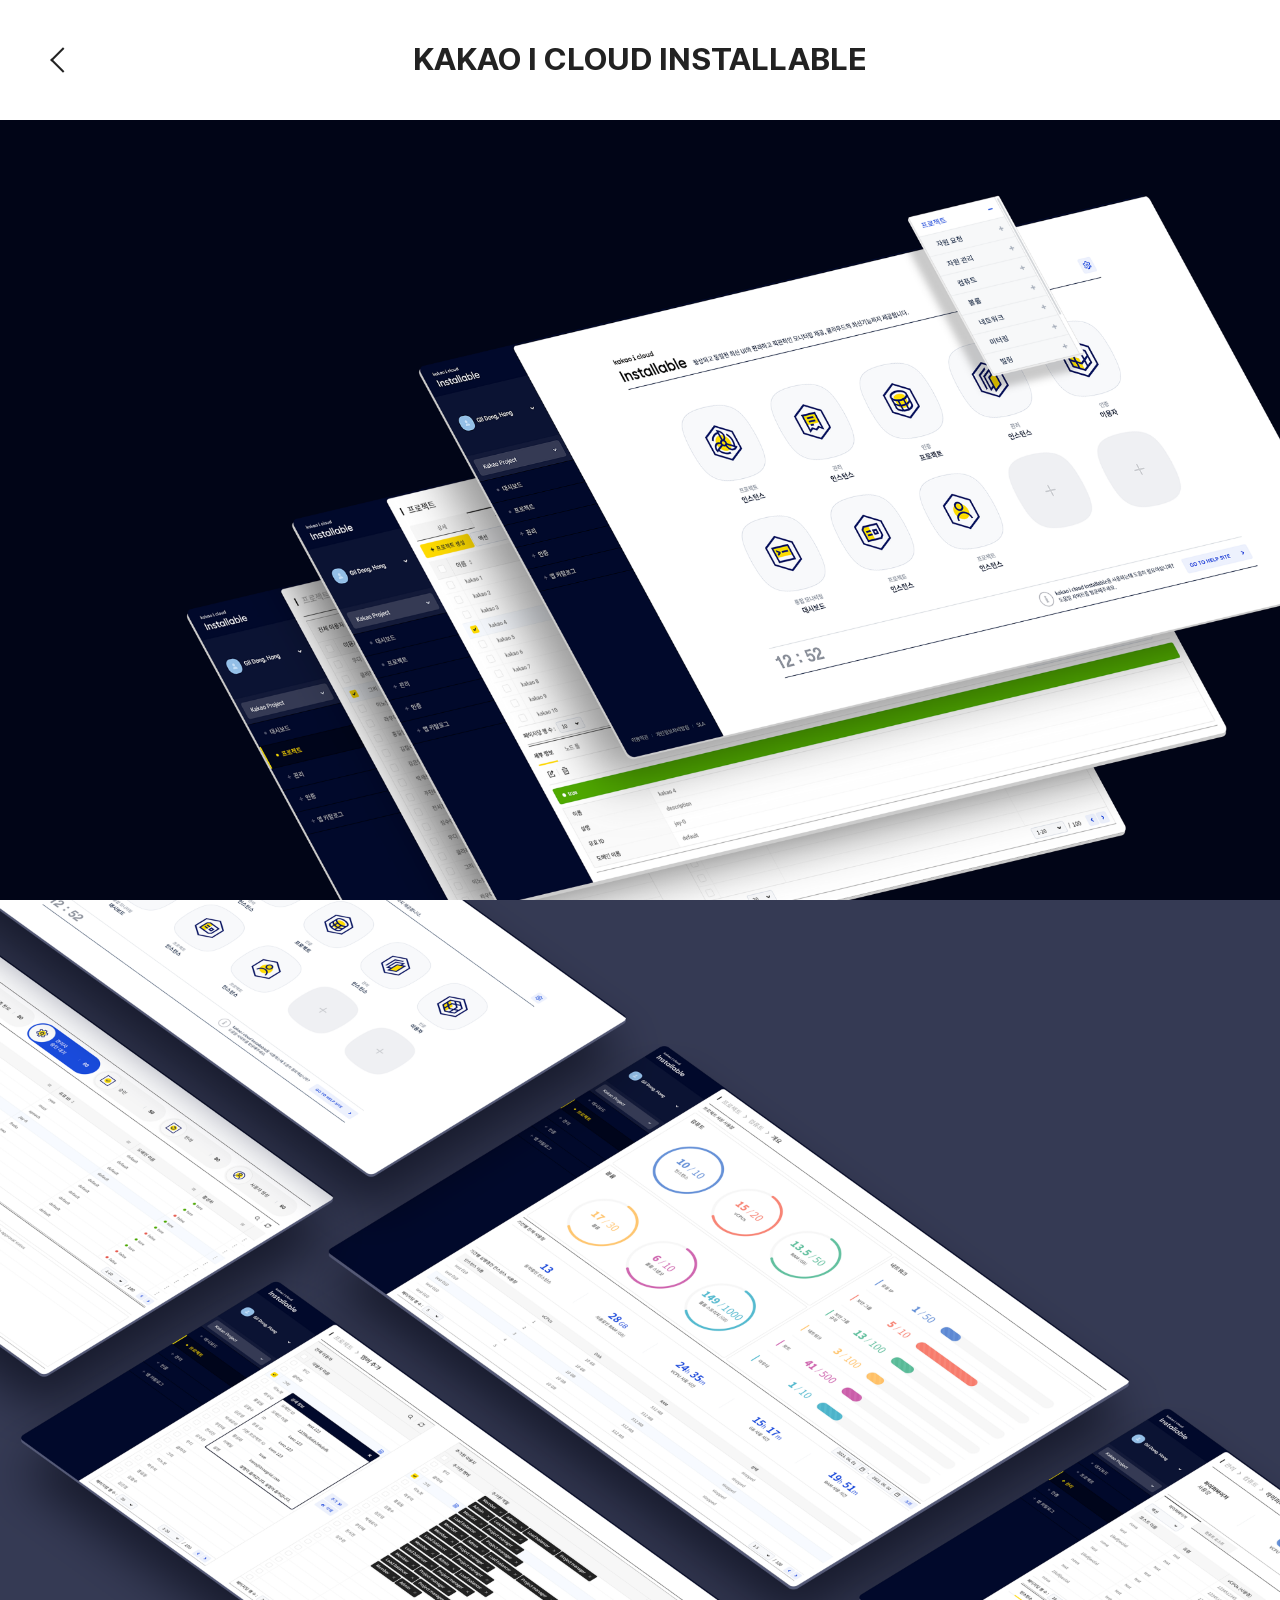
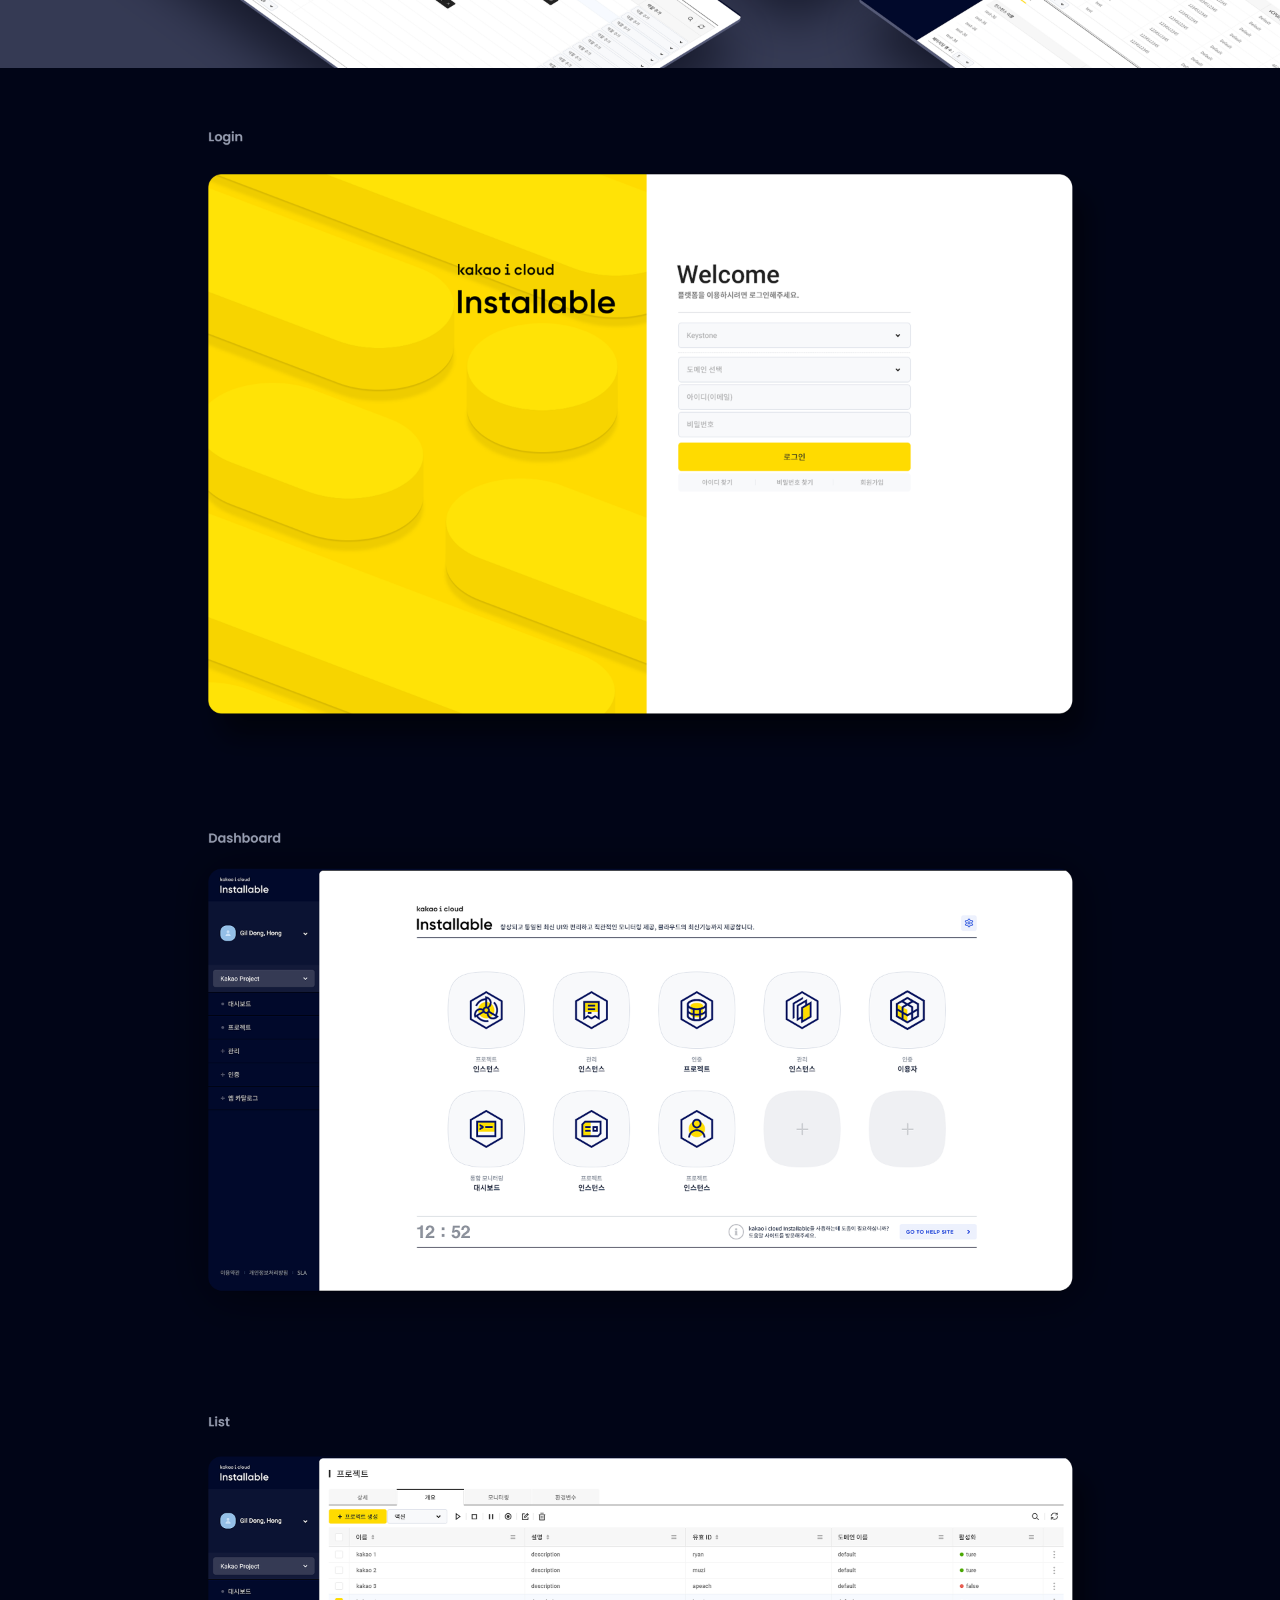
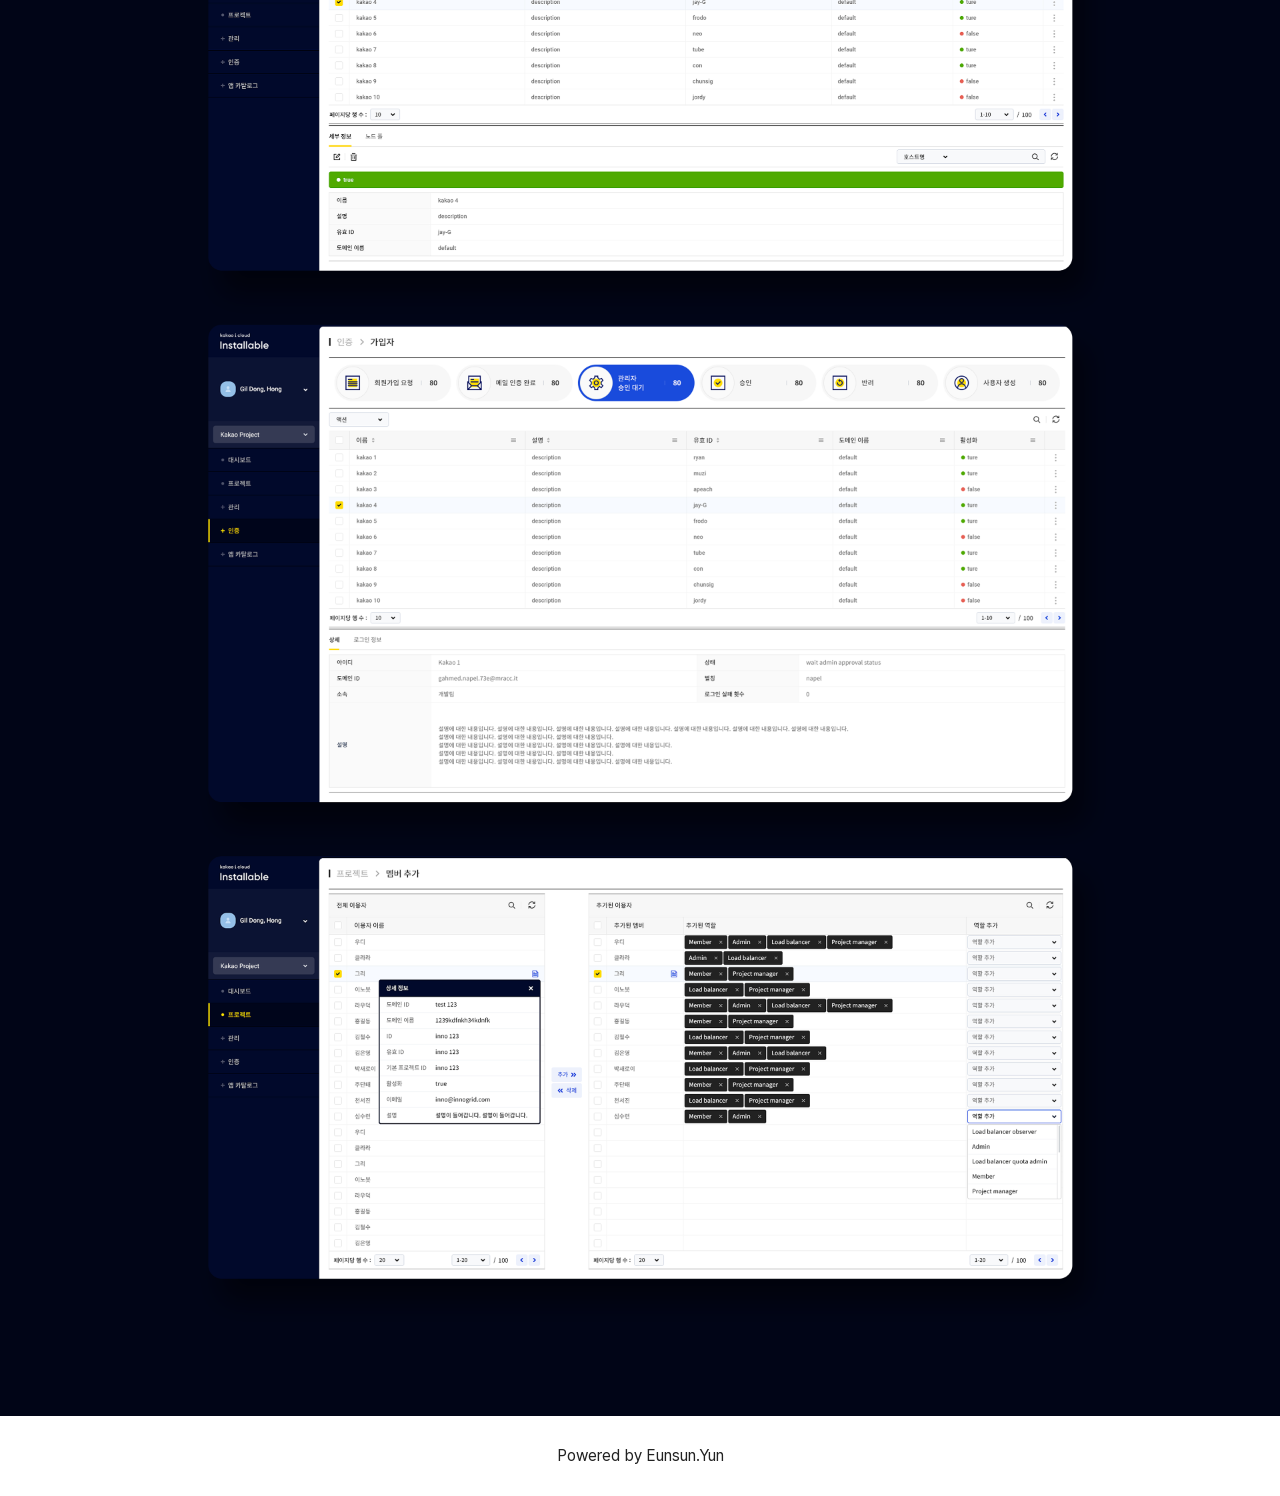
<file: works/kakao.html>
<!DOCTYPE html>
<html lang="en">

<head>
    <meta charset="UTF-8">
    <meta name="viewport" content="width=device-width, initial-scale=1.0">
    <title>myportfolio</title>
    <link rel="stylesheet" href="../assets/fonts/pretendardvariable.css">
    <link rel="stylesheet" href="../index.css">
</head>

<body>
    <div id="root" class="wrap">
        <header>
            <h1>Kakao i cloud Installable</h1>
            <nav>
                <a href="../index.html" class="back"><span>Back to List</span></a>
            </nav>
        </header>
        <main class="main_work work_kakao">
            <section class="section_work_top" style="background-image: url(/assets/images/kakao/img01.png)"></section>
            <section class="section_work_intro">
                <div><img src="/assets/images/kakao/img02.png" alt=""></div>
                <div><img src="/assets/images/kakao/img03.png" alt=""></div>
            </section>
        </main>
        <footer>Powered by Eunsun.Yun</footer>
    </div>
    <script src="/assets/js/header-scroll.js"></script>
</body>

</html>
</file>
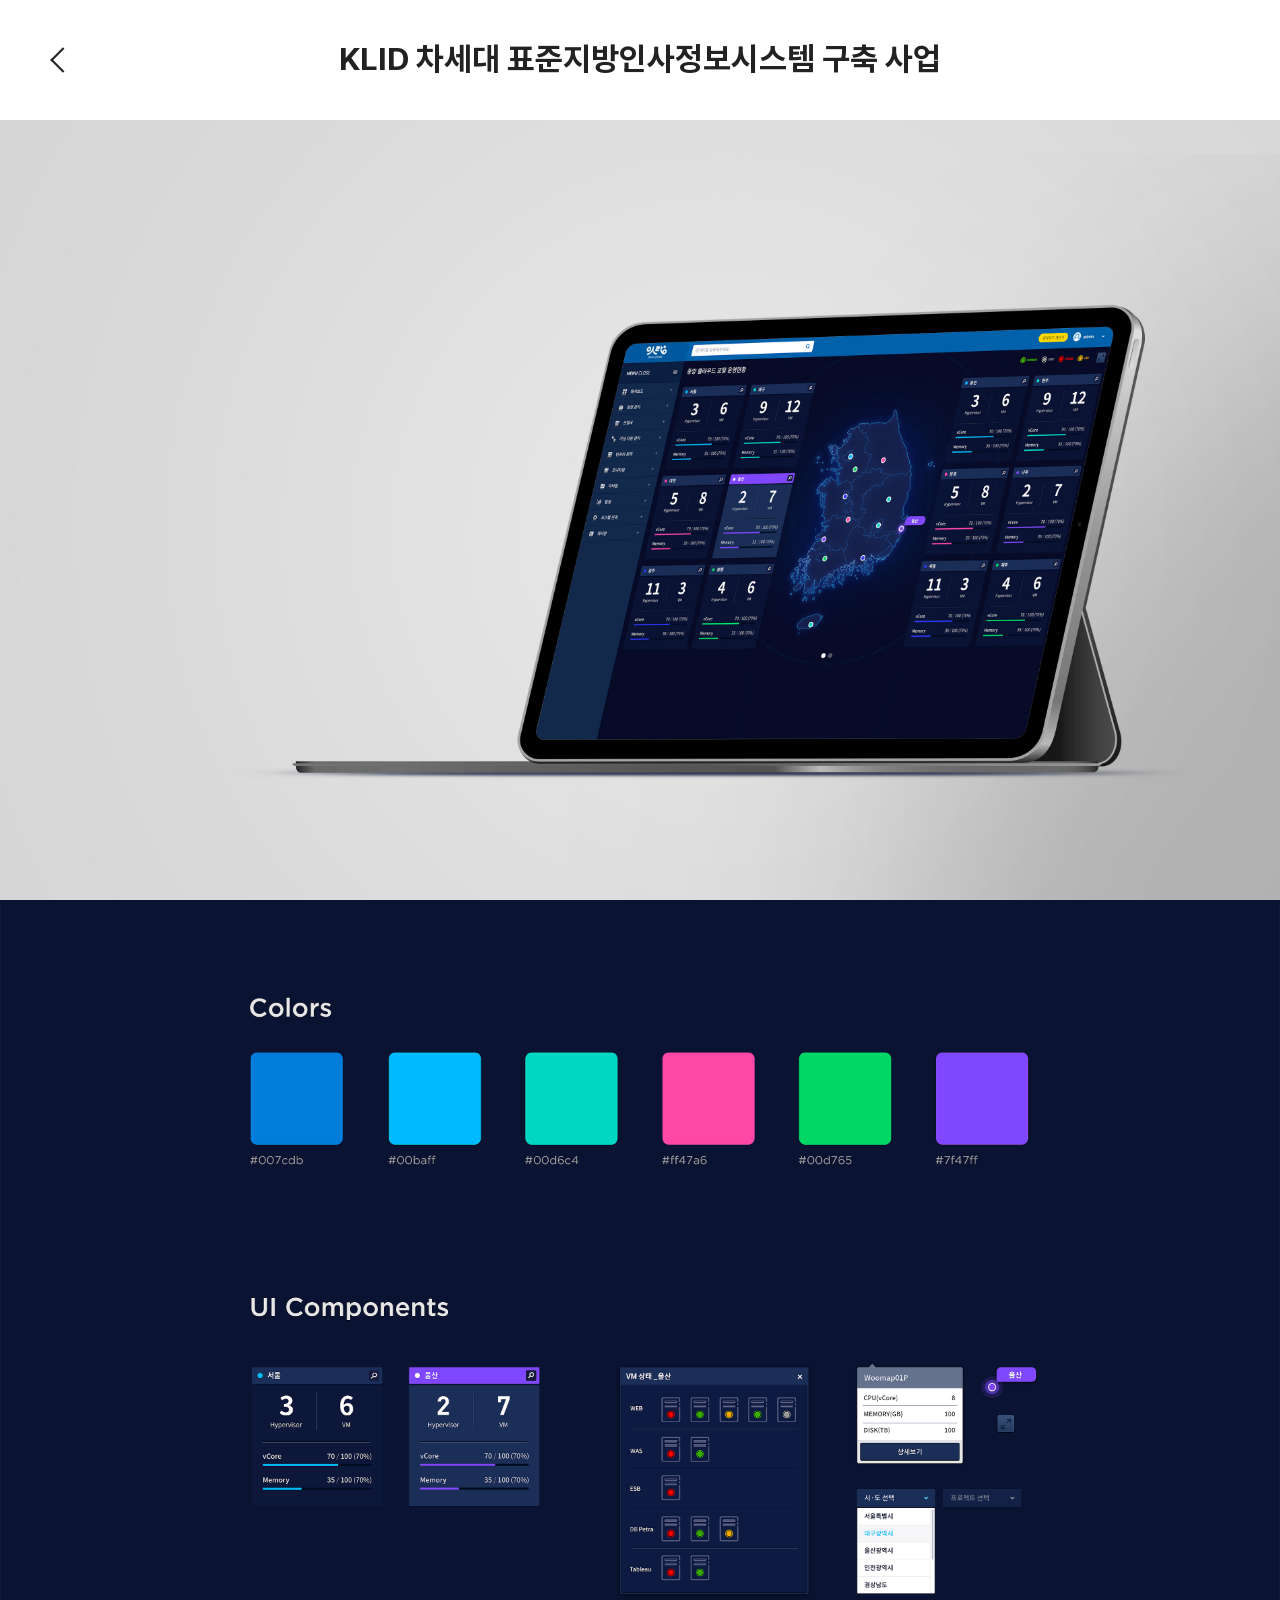
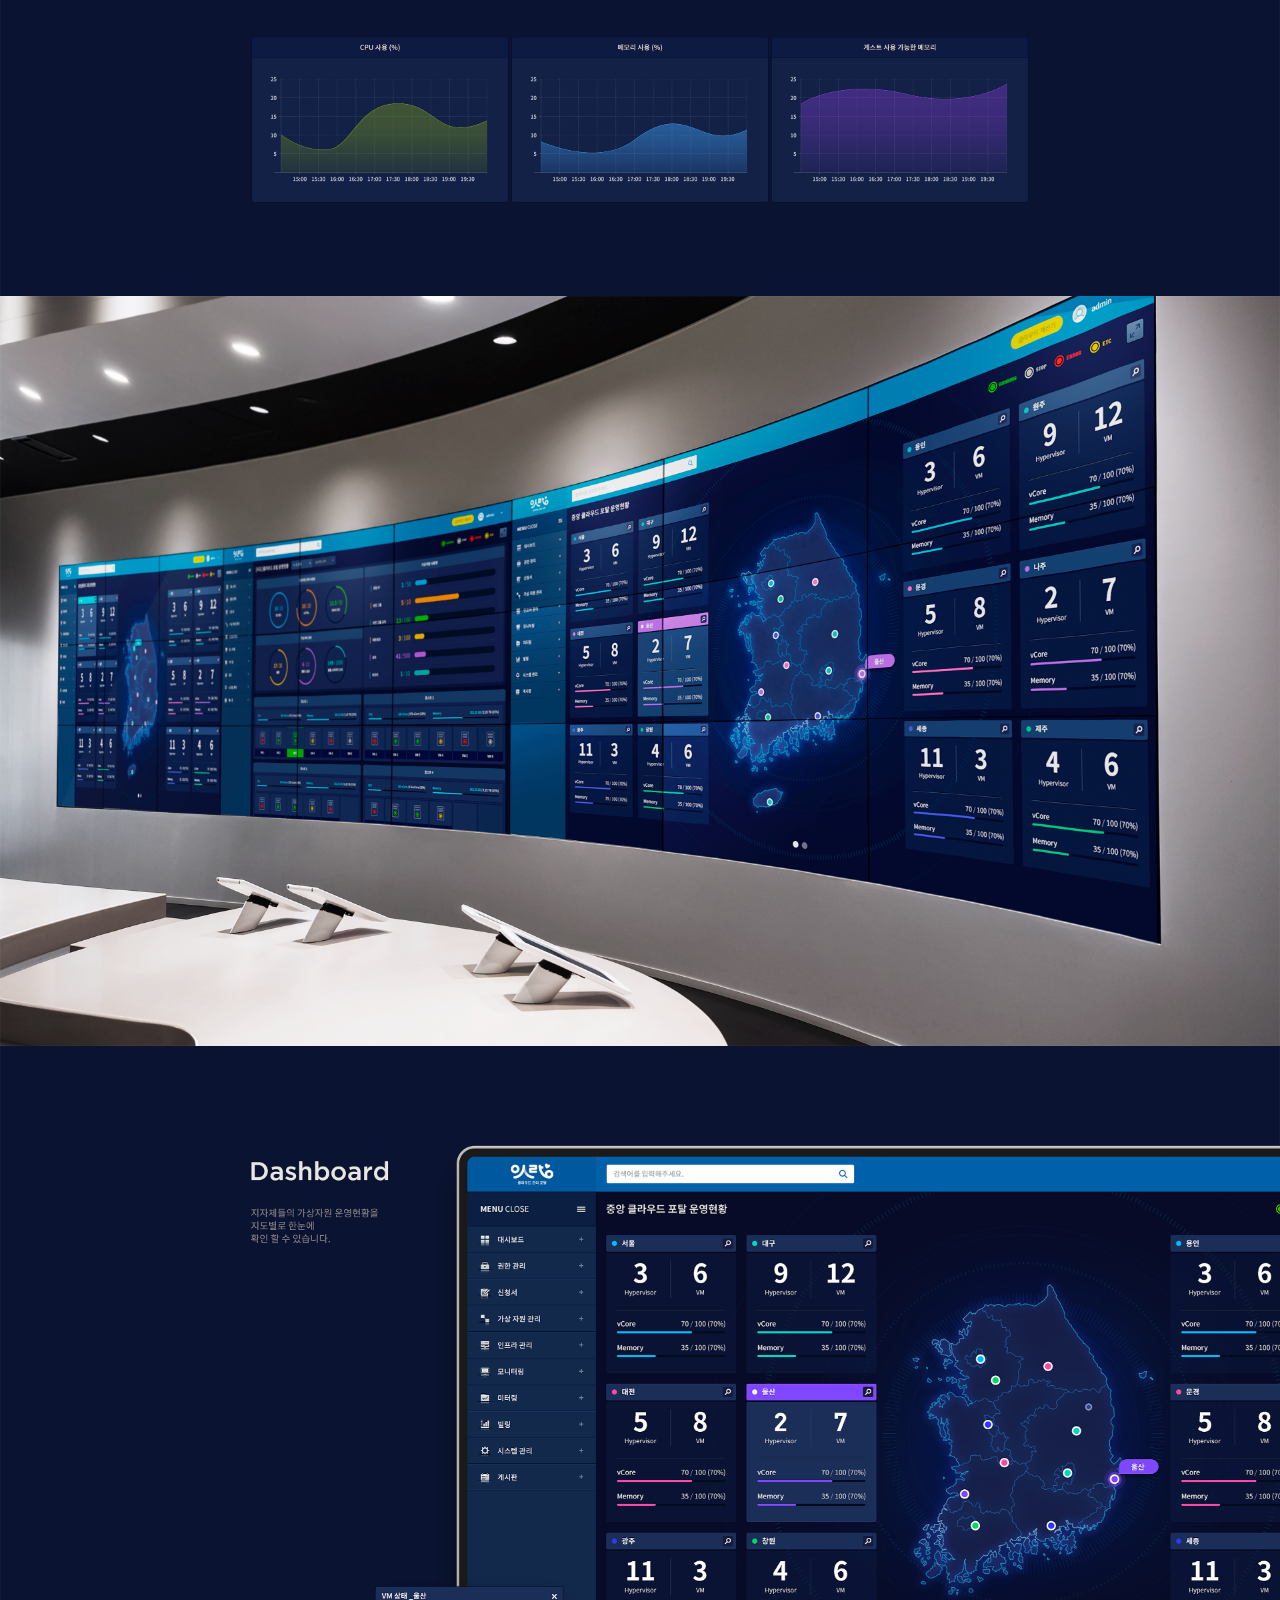
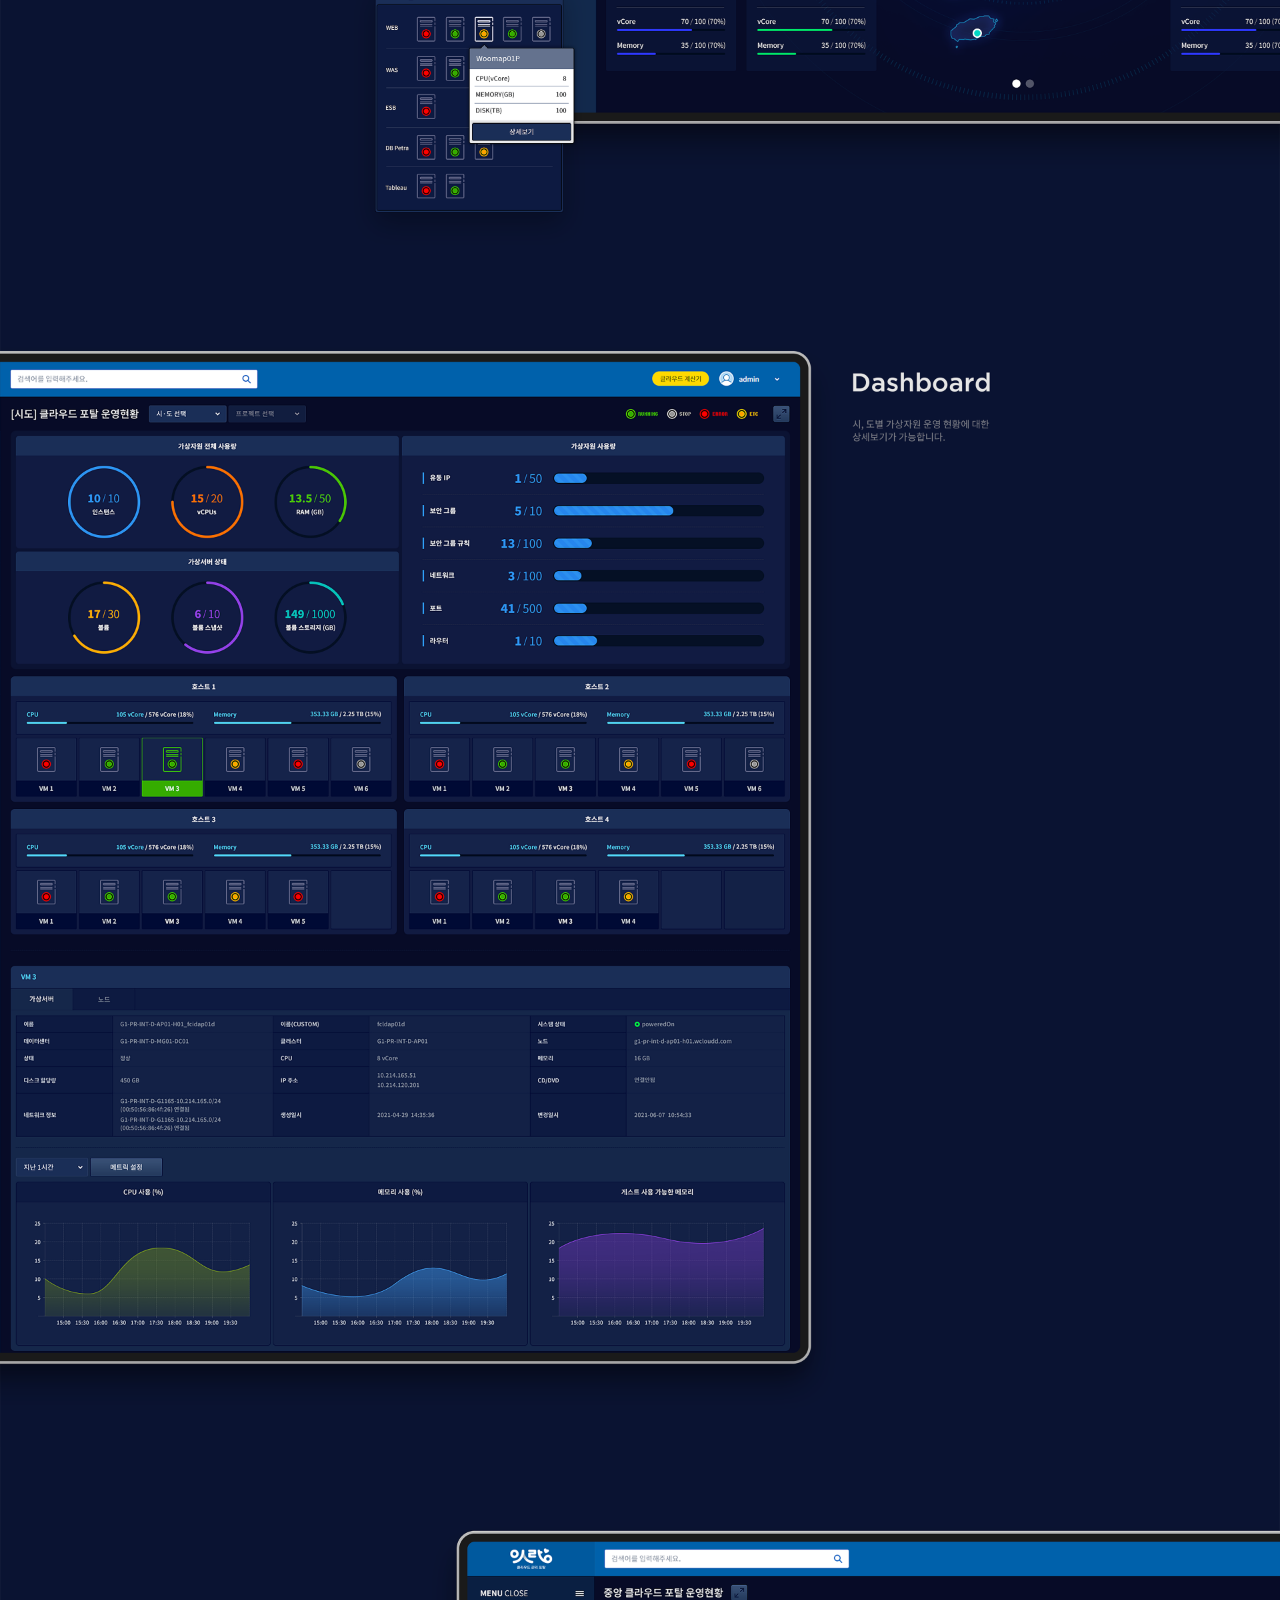
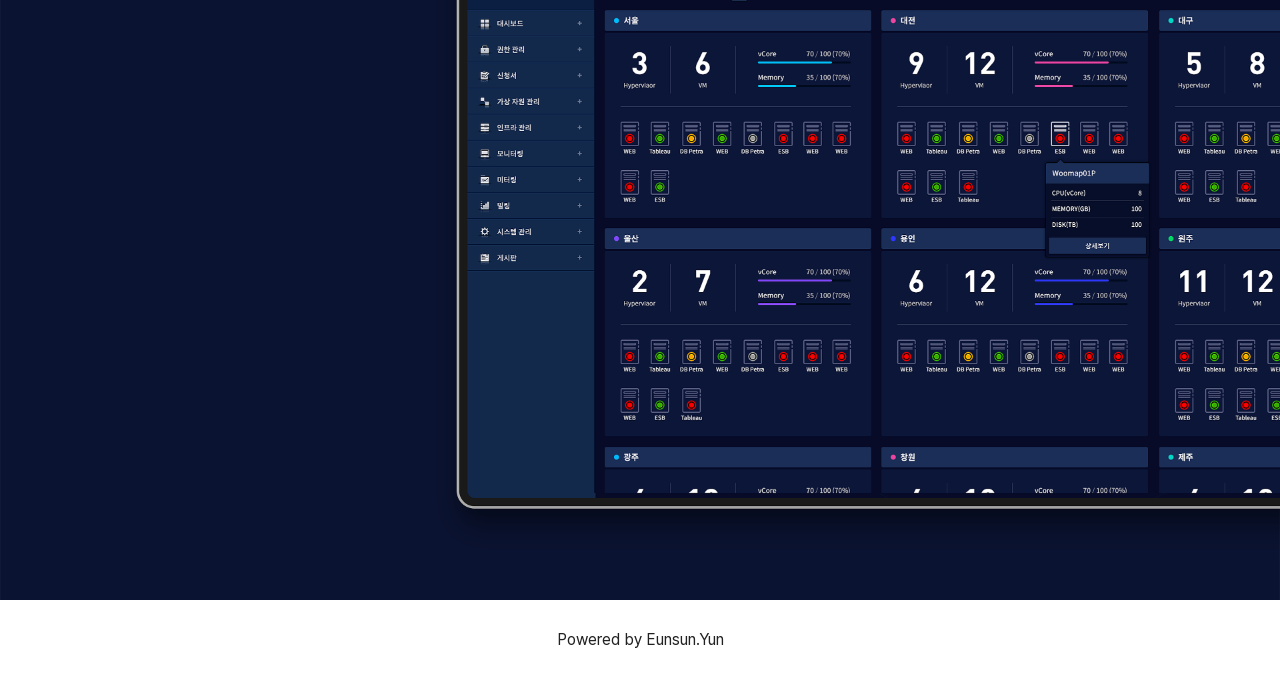
<file: works/klid.html>
<!DOCTYPE html>
<html lang="en">

<head>
    <meta charset="UTF-8">
    <meta name="viewport" content="width=device-width, initial-scale=1.0">
    <title>myportfolio</title>
    <link rel="stylesheet" href="../assets/fonts/pretendardvariable.css">
    <link rel="stylesheet" href="../index.css">
</head>

<body>
    <div id="root" class="wrap">
        <header>
            <h1>KLID 차세대 표준지방인사정보시스템 구축 사업</h1>
            <nav>
                <a href="../index.html" class="back"><span>Back to List</span></a>
            </nav>
        </header>
        <main class="main_work work_klid">
            <section class="section_work_top" style="background-image: url(/assets/images/klid/img01.jpg)"></section>
            <section class="section_work_intro">
                <div><img src="/assets/images/klid/img02.png" alt=""></div>
                <div><img src="/assets/images/klid/img03.png" alt=""></div>
                <div><img src="/assets/images/klid/img04.png" alt=""></div>
                <div><img src="/assets/images/klid/img05.png" alt=""></div>
                <div><img src="/assets/images/klid/img06.png" alt=""></div>
            </section>
        </main>
        <footer>Powered by Eunsun.Yun</footer>
    </div>
    <script src="/assets/js/header-scroll.js"></script>
</body>

</html>
</file>
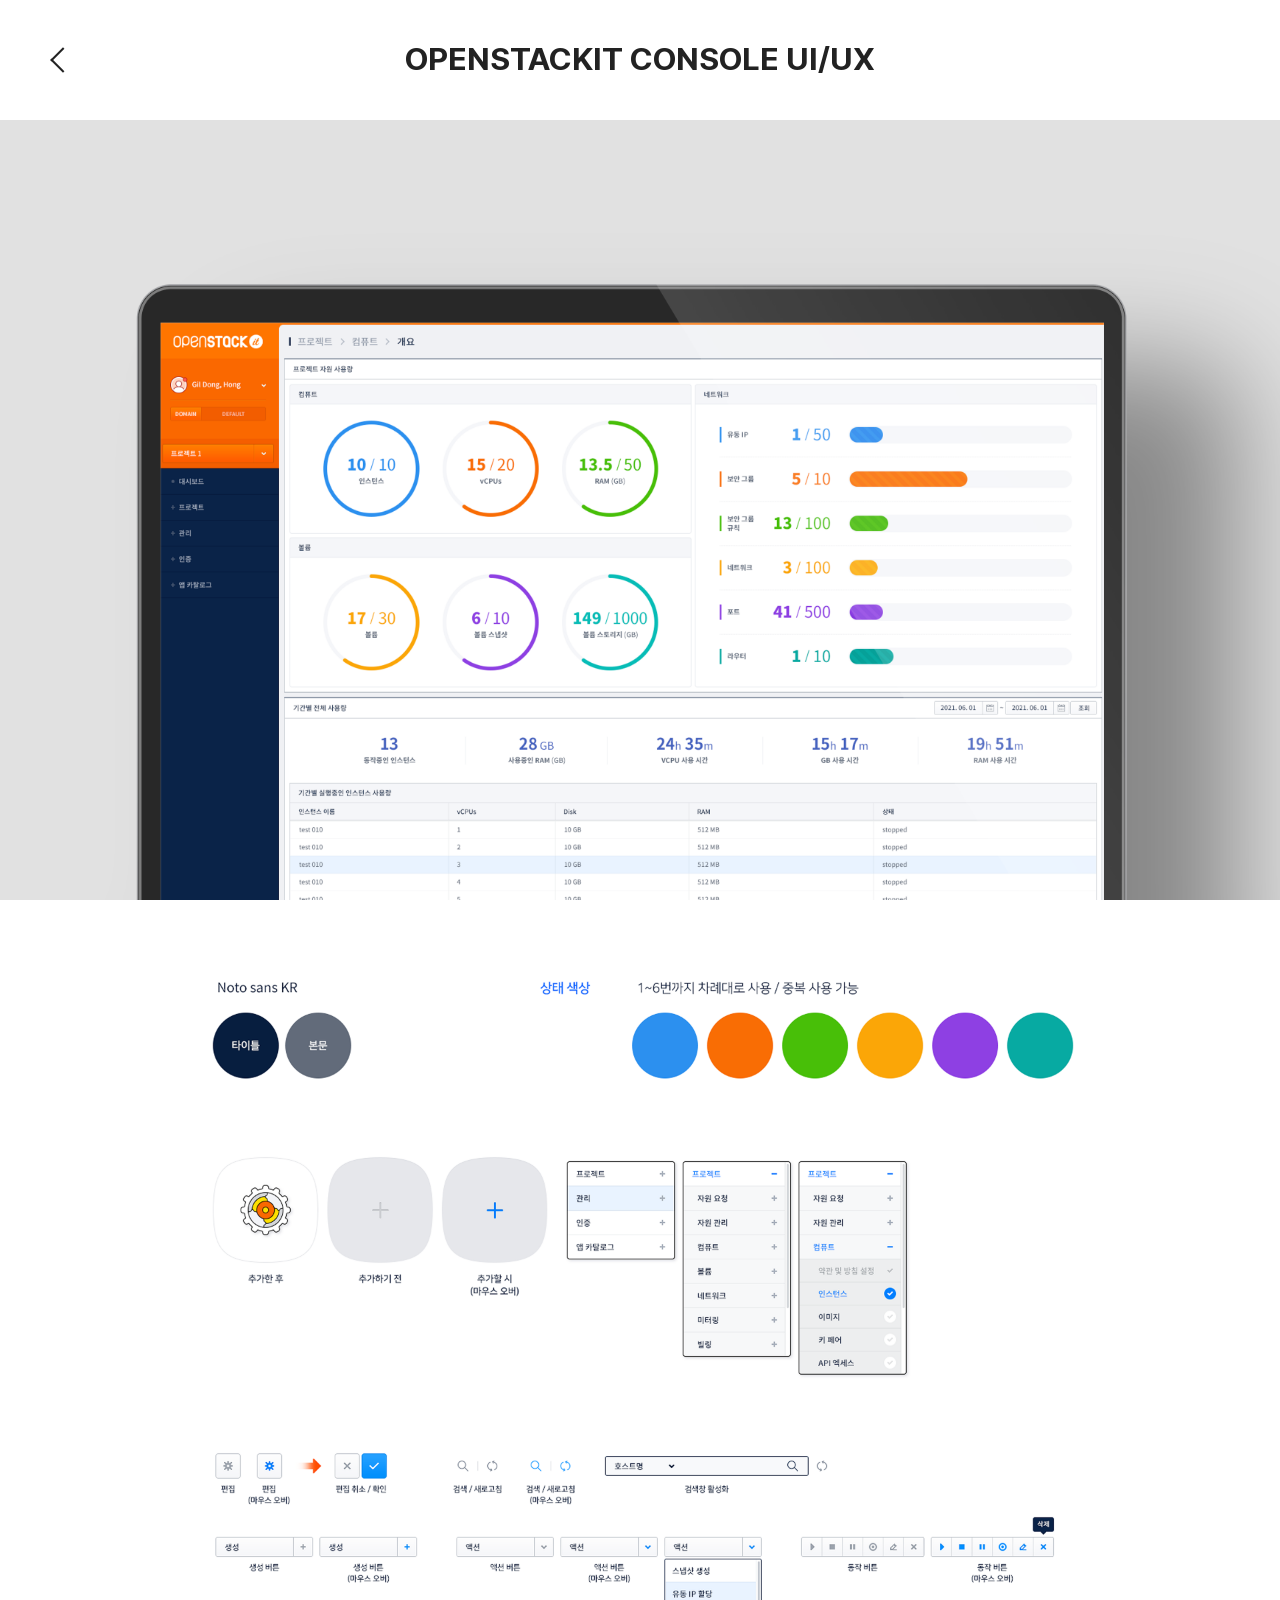
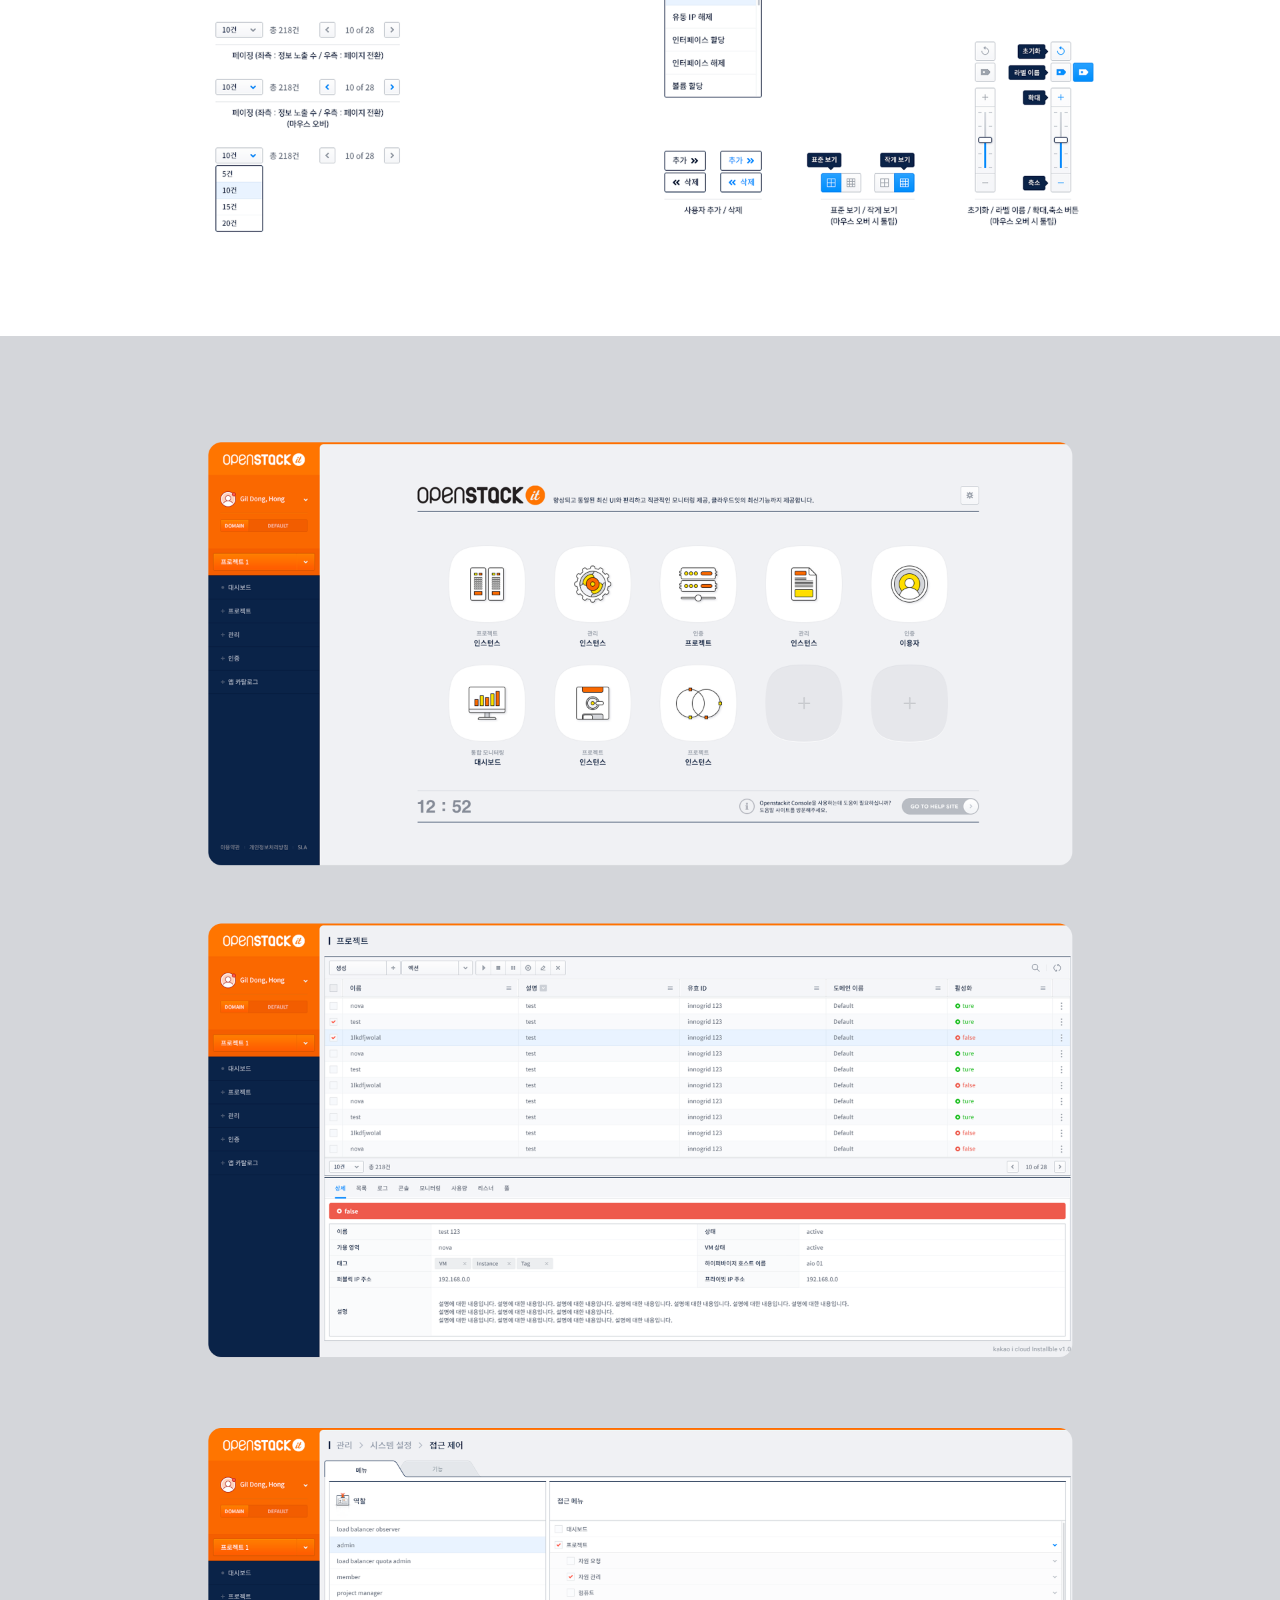
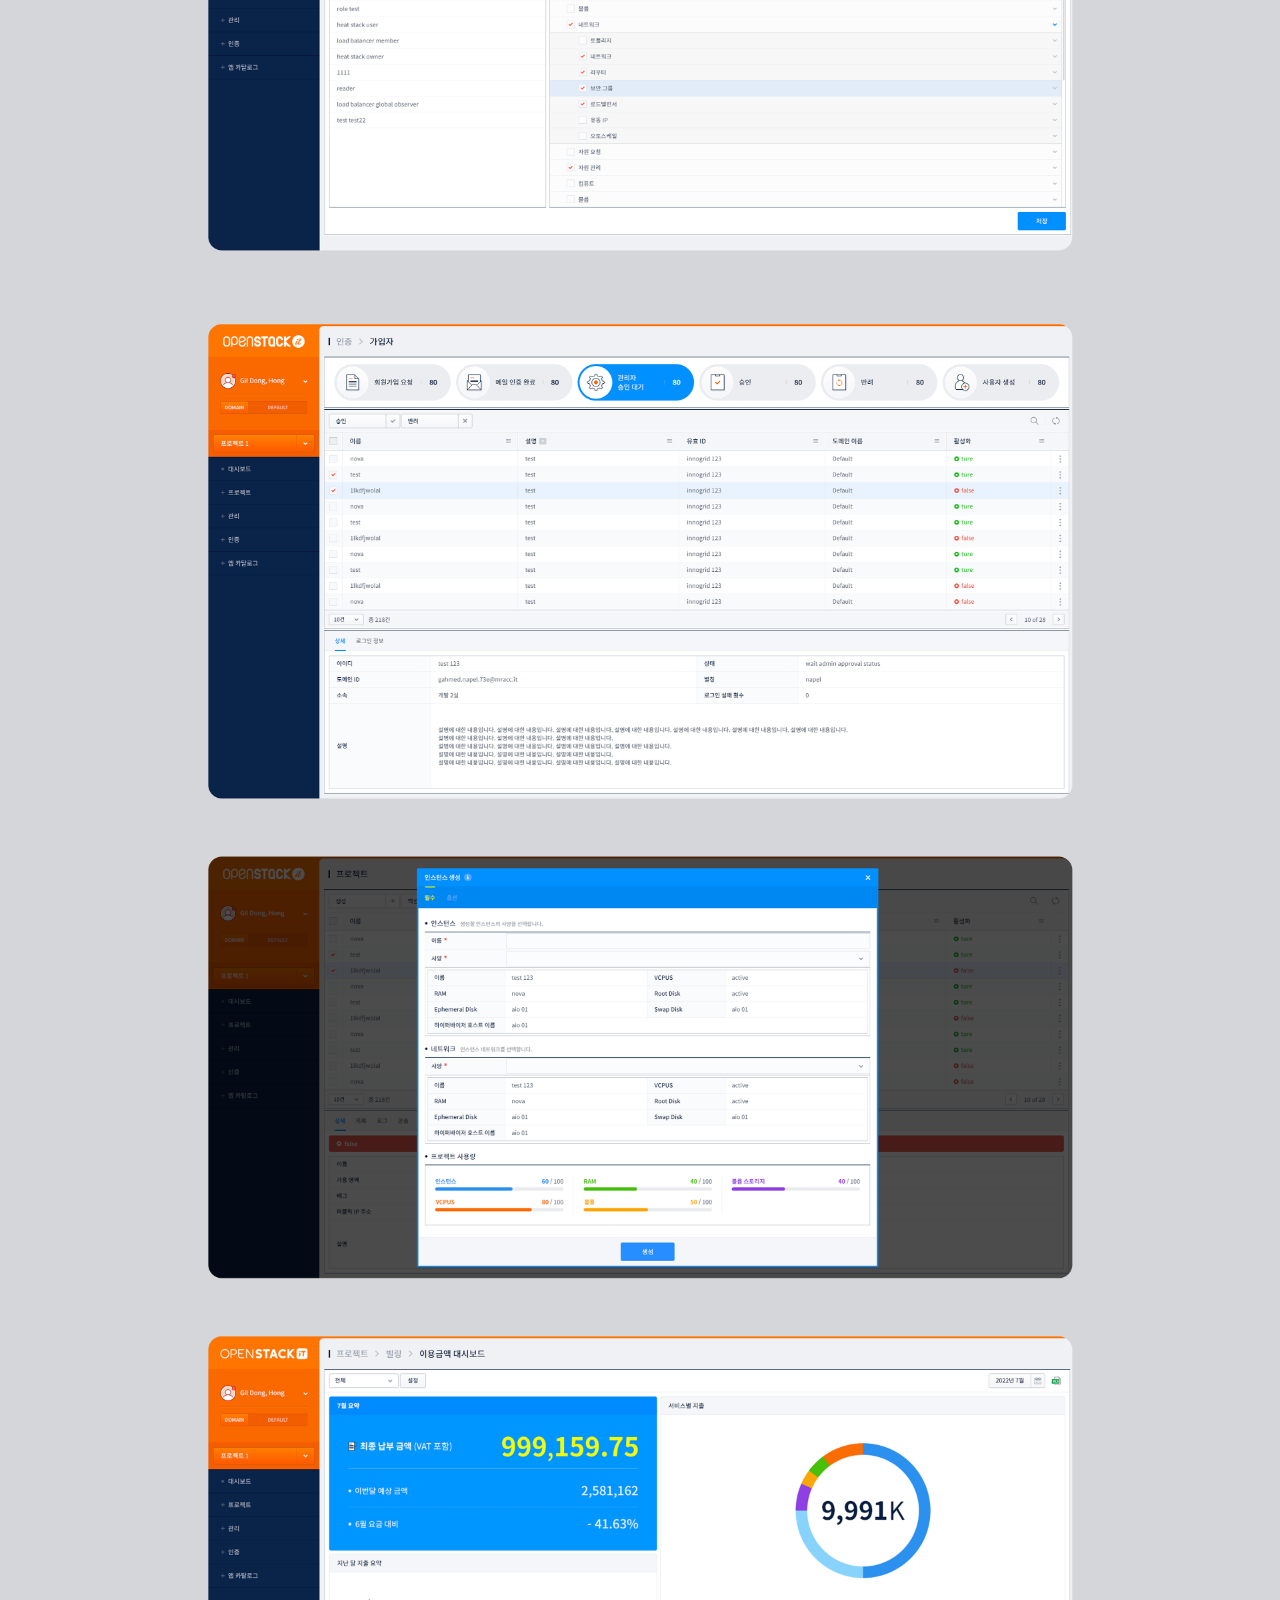
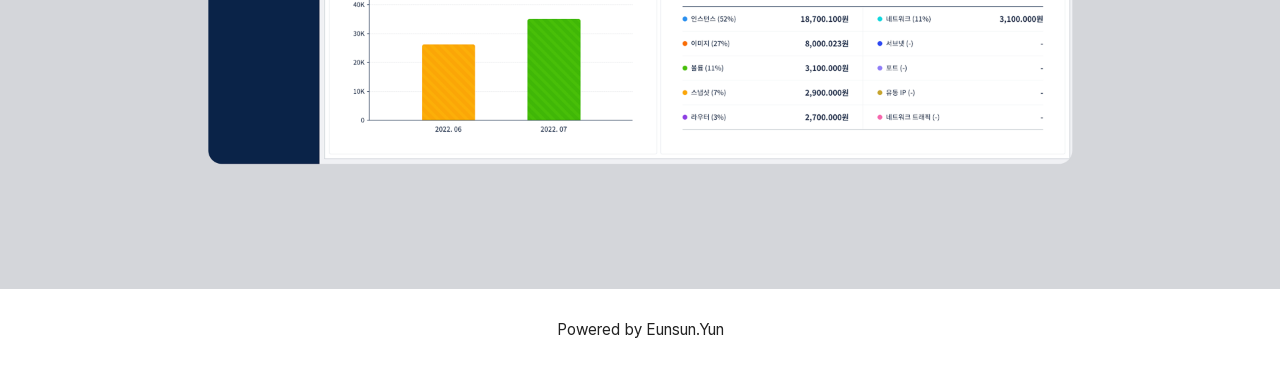
<file: works/openstackit.html>
<!DOCTYPE html>
<html lang="en">

<head>
    <meta charset="UTF-8">
    <meta name="viewport" content="width=device-width, initial-scale=1.0">
    <title>myportfolio</title>
    <link rel="stylesheet" href="../assets/fonts/pretendardvariable.css">
    <link rel="stylesheet" href="../index.css">
</head>

<body>
    <div id="root" class="wrap">
        <header>
            <h1>Openstackit Console UI/UX</h1>
            <nav>
                <a href="../index.html" class="back"><span>Back to List</span></a>
            </nav>
        </header>
        <main class="main_work work_openstackit">
            <section class="section_work_top" style="background-image: url(/assets/images/openstackit/img01.png)">
            </section>
            <section class="section_work_intro">
                <div><img src="/assets/images/openstackit/img02.png" alt=""></div>
                <div><img src="/assets/images/openstackit/img03.png" alt=""></div>
            </section>
        </main>
        <footer>Powered by Eunsun.Yun</footer>
    </div>
    <script src="/assets/js/header-scroll.js"></script>
</body>

</html>
</file>
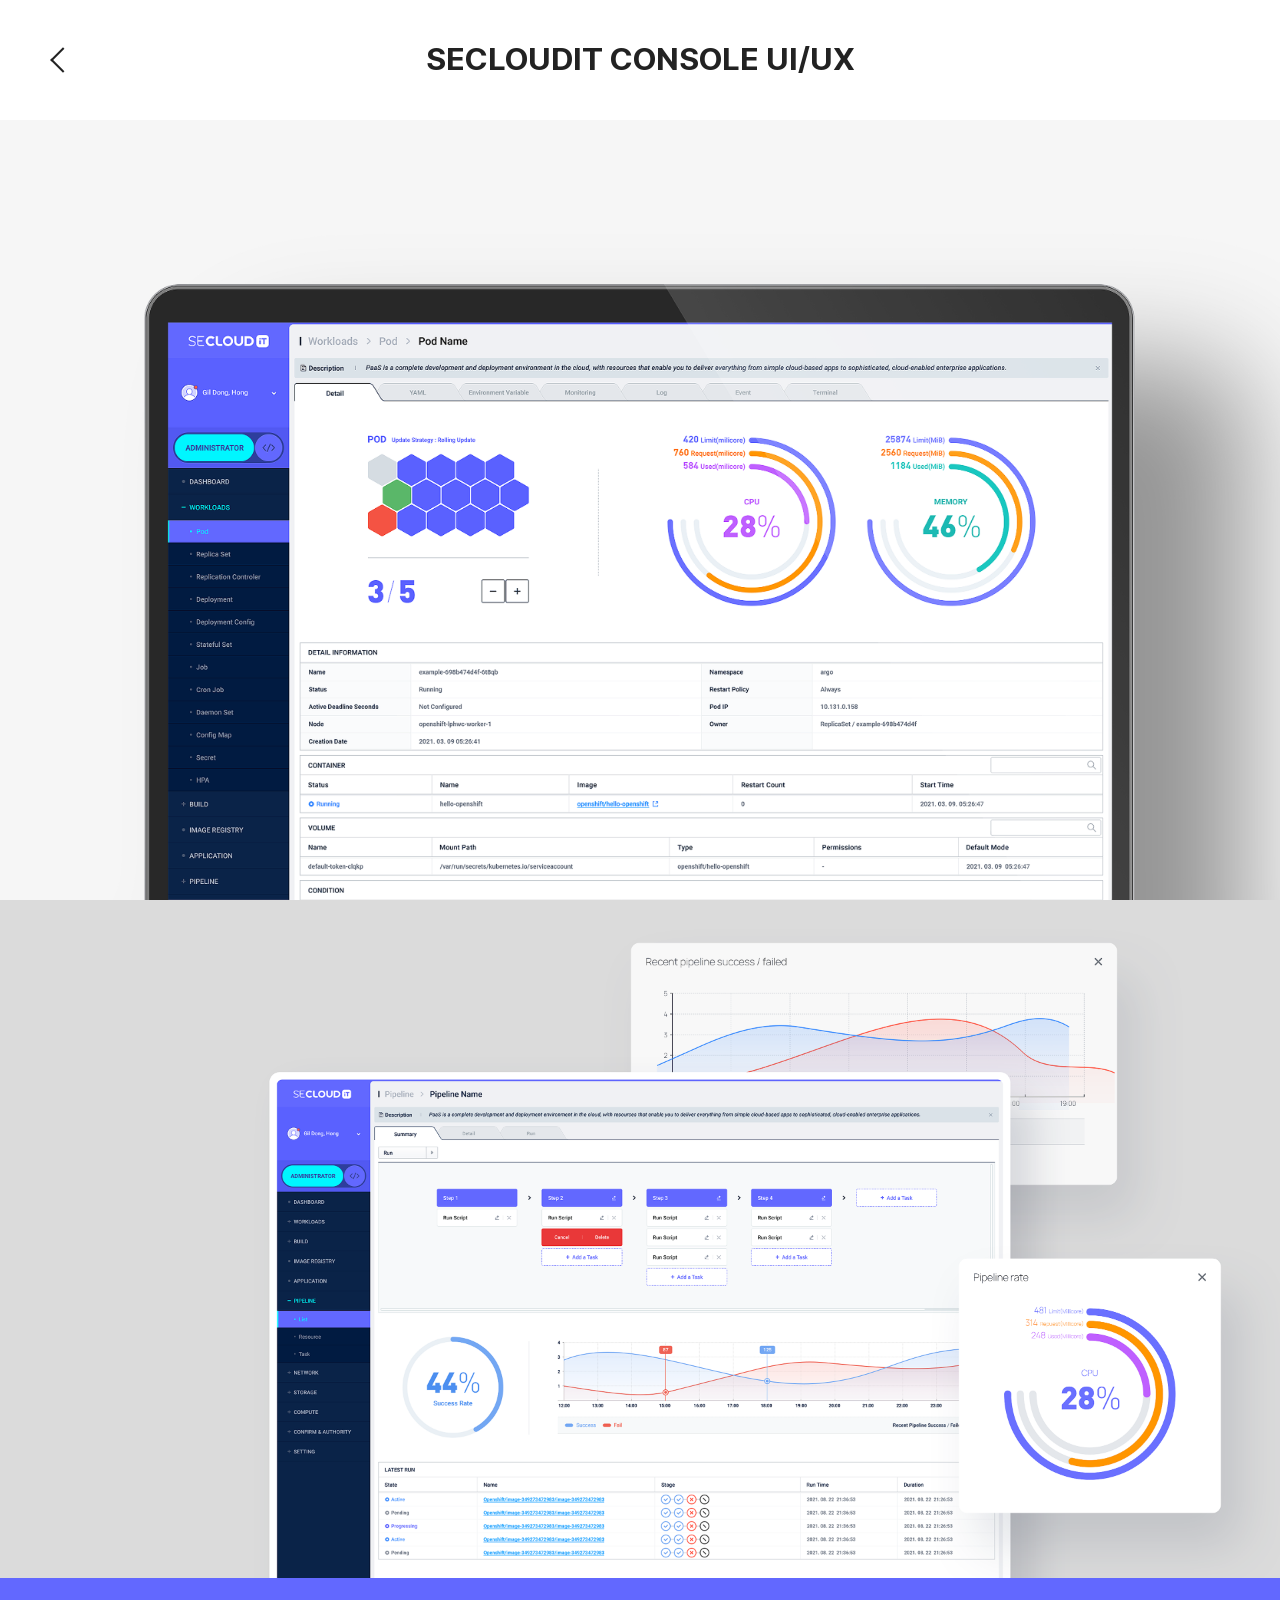
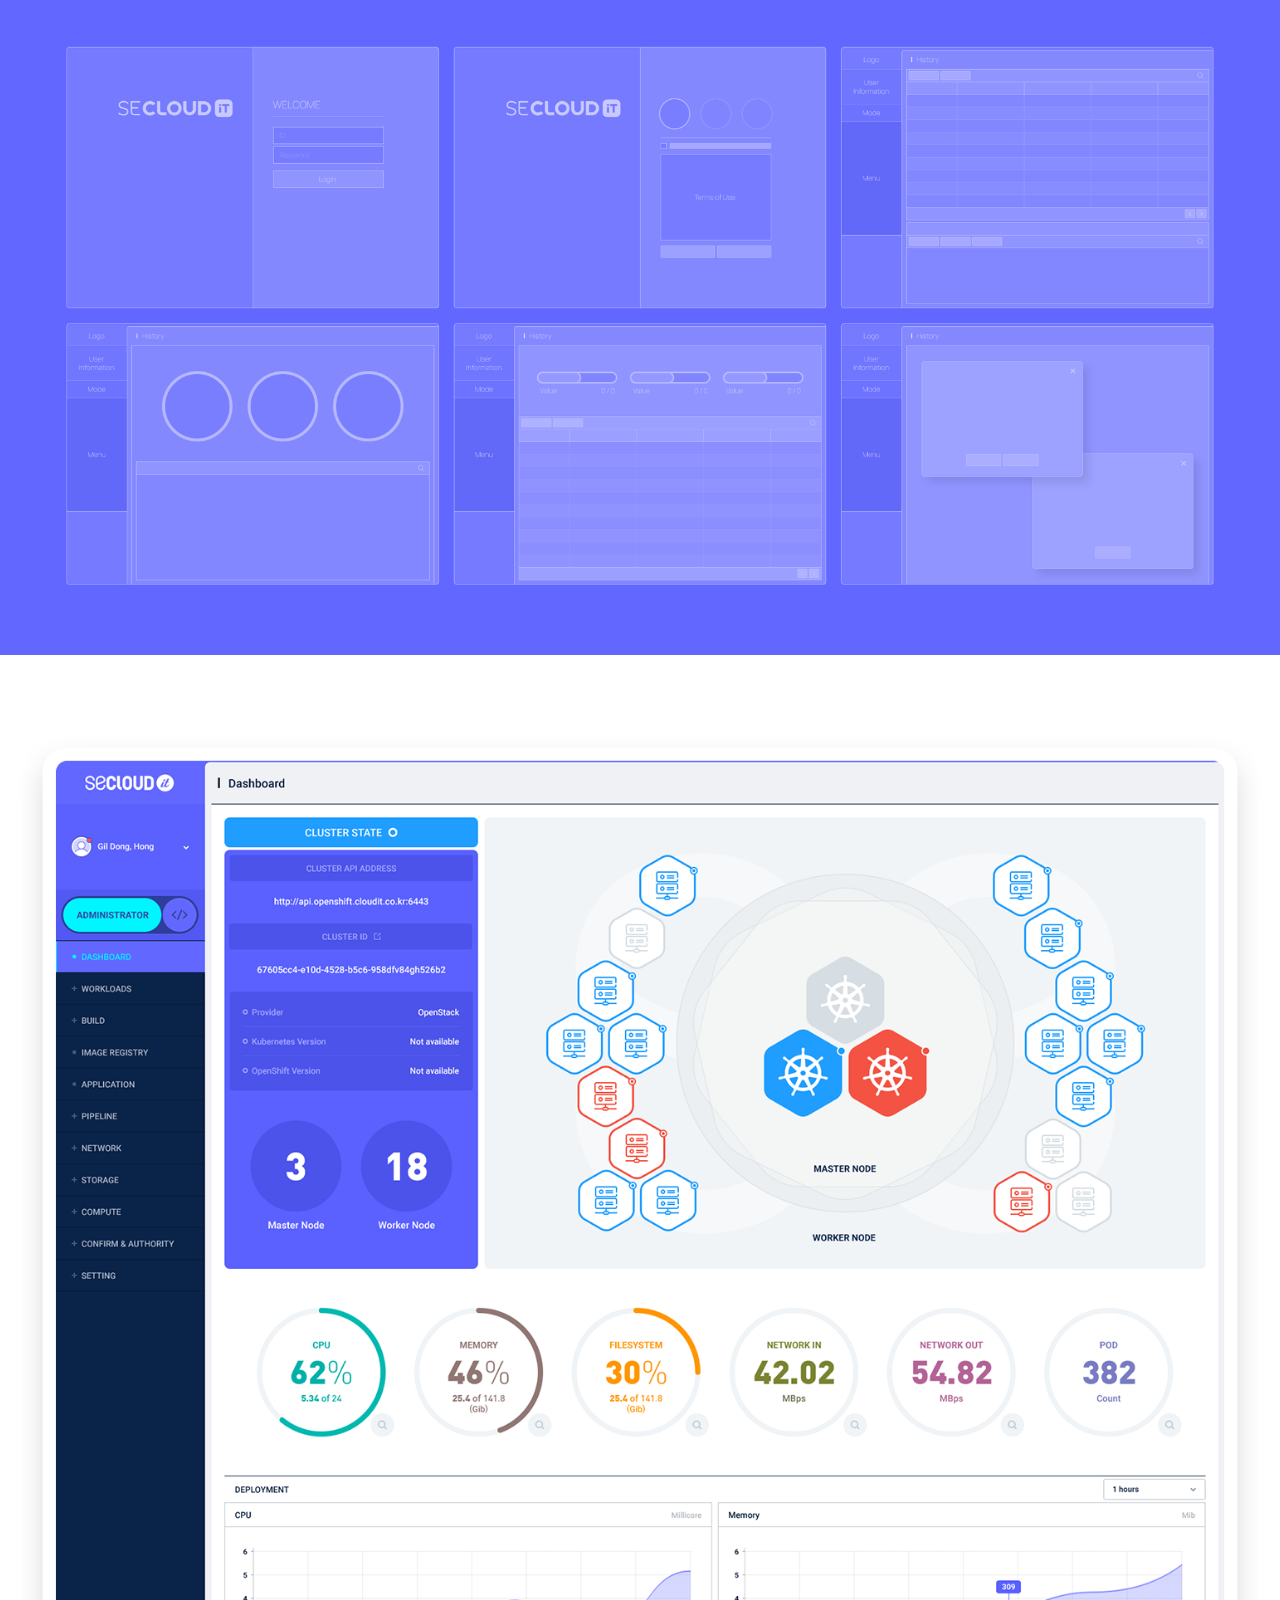
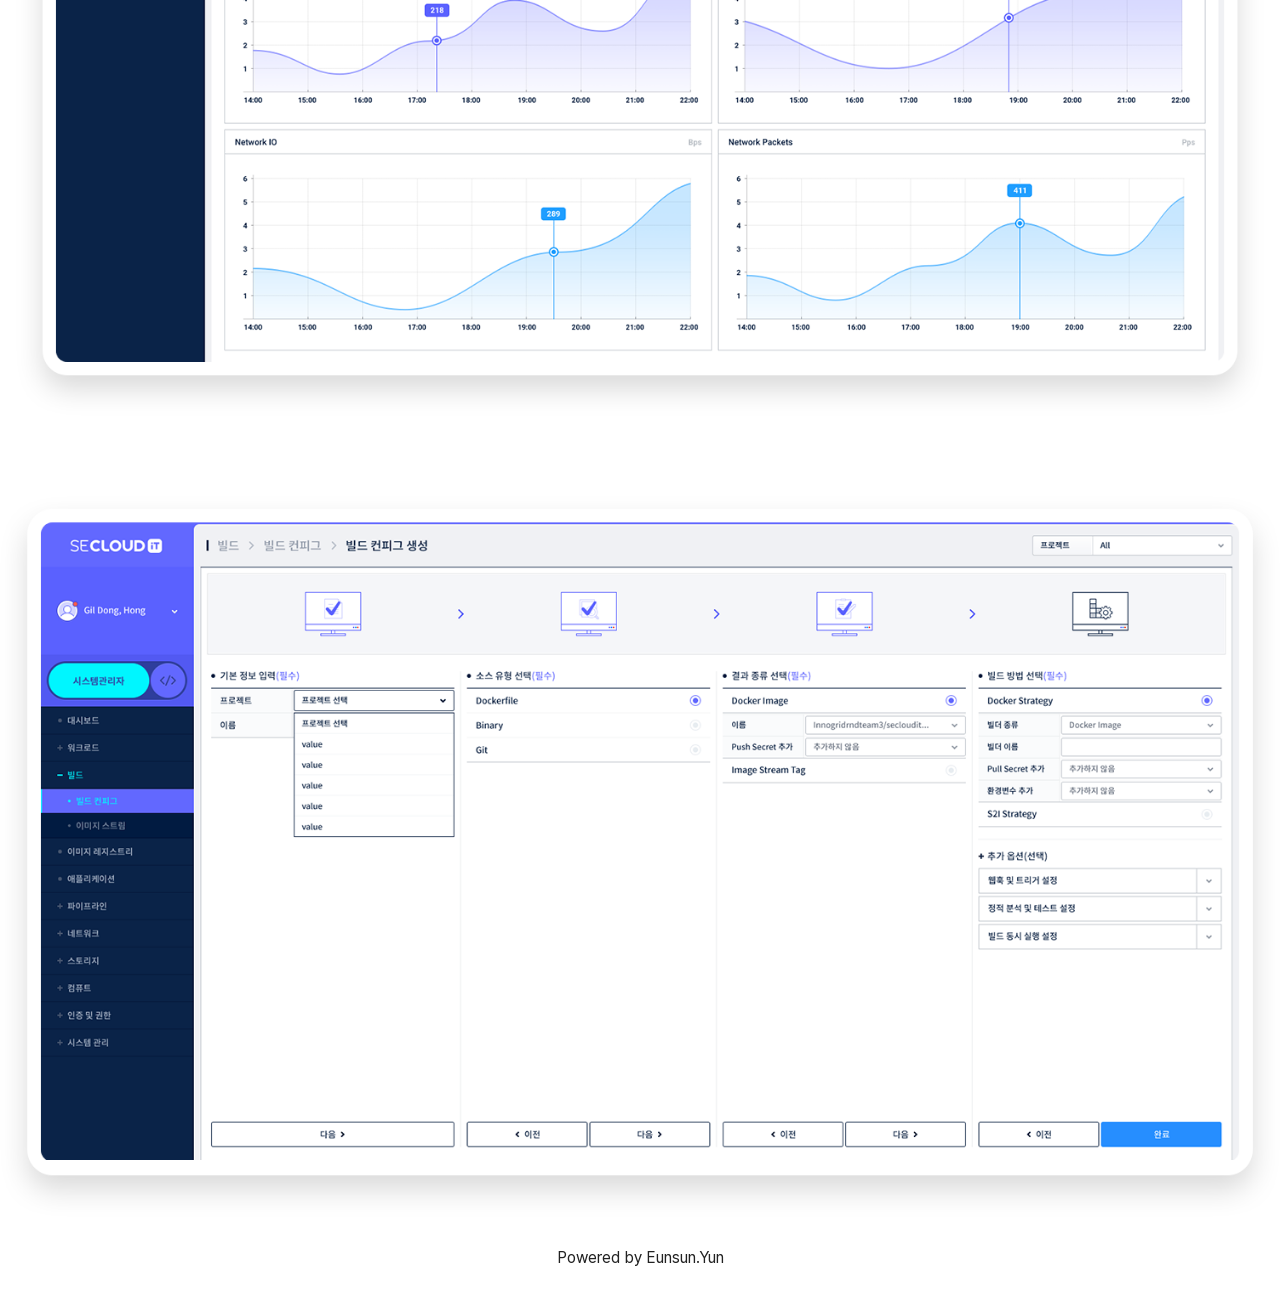
<file: works/secloudit.html>
<!DOCTYPE html>
<html lang="en">

<head>
    <meta charset="UTF-8">
    <meta name="viewport" content="width=device-width, initial-scale=1.0">
    <title>myportfolio</title>
    <link rel="stylesheet" href="../assets/fonts/pretendardvariable.css">
    <link rel="stylesheet" href="../index.css">
</head>

<body>
    <div id="root" class="wrap">
        <header>
            <h1>SECloudit Console UI/UX</h1>
            <nav>
                <a href="../index.html" class="back"><span>Back to List</span></a>
            </nav>
        </header>
        <main class="main_work work_secloudit">
            <section class="section_work_top" style="background-image: url(/assets/images/secloudit/img01.png)">
            </section>
            <section class="section_work_intro">
                <div><img src="/assets/images/secloudit/img02.png" alt=""></div>
                <div><img src="/assets/images/secloudit/img03.png" alt=""></div>
                <div class="img_mg"><img src="/assets/images/secloudit/img04.png" alt=""></div>
                <div><img src="/assets/images/secloudit/img05.png" alt=""></div>
            </section>
        </main>
        <footer>Powered by Eunsun.Yun</footer>
    </div>
    <script src="/assets/js/header-scroll.js"></script>
</body>

</html>
</file>
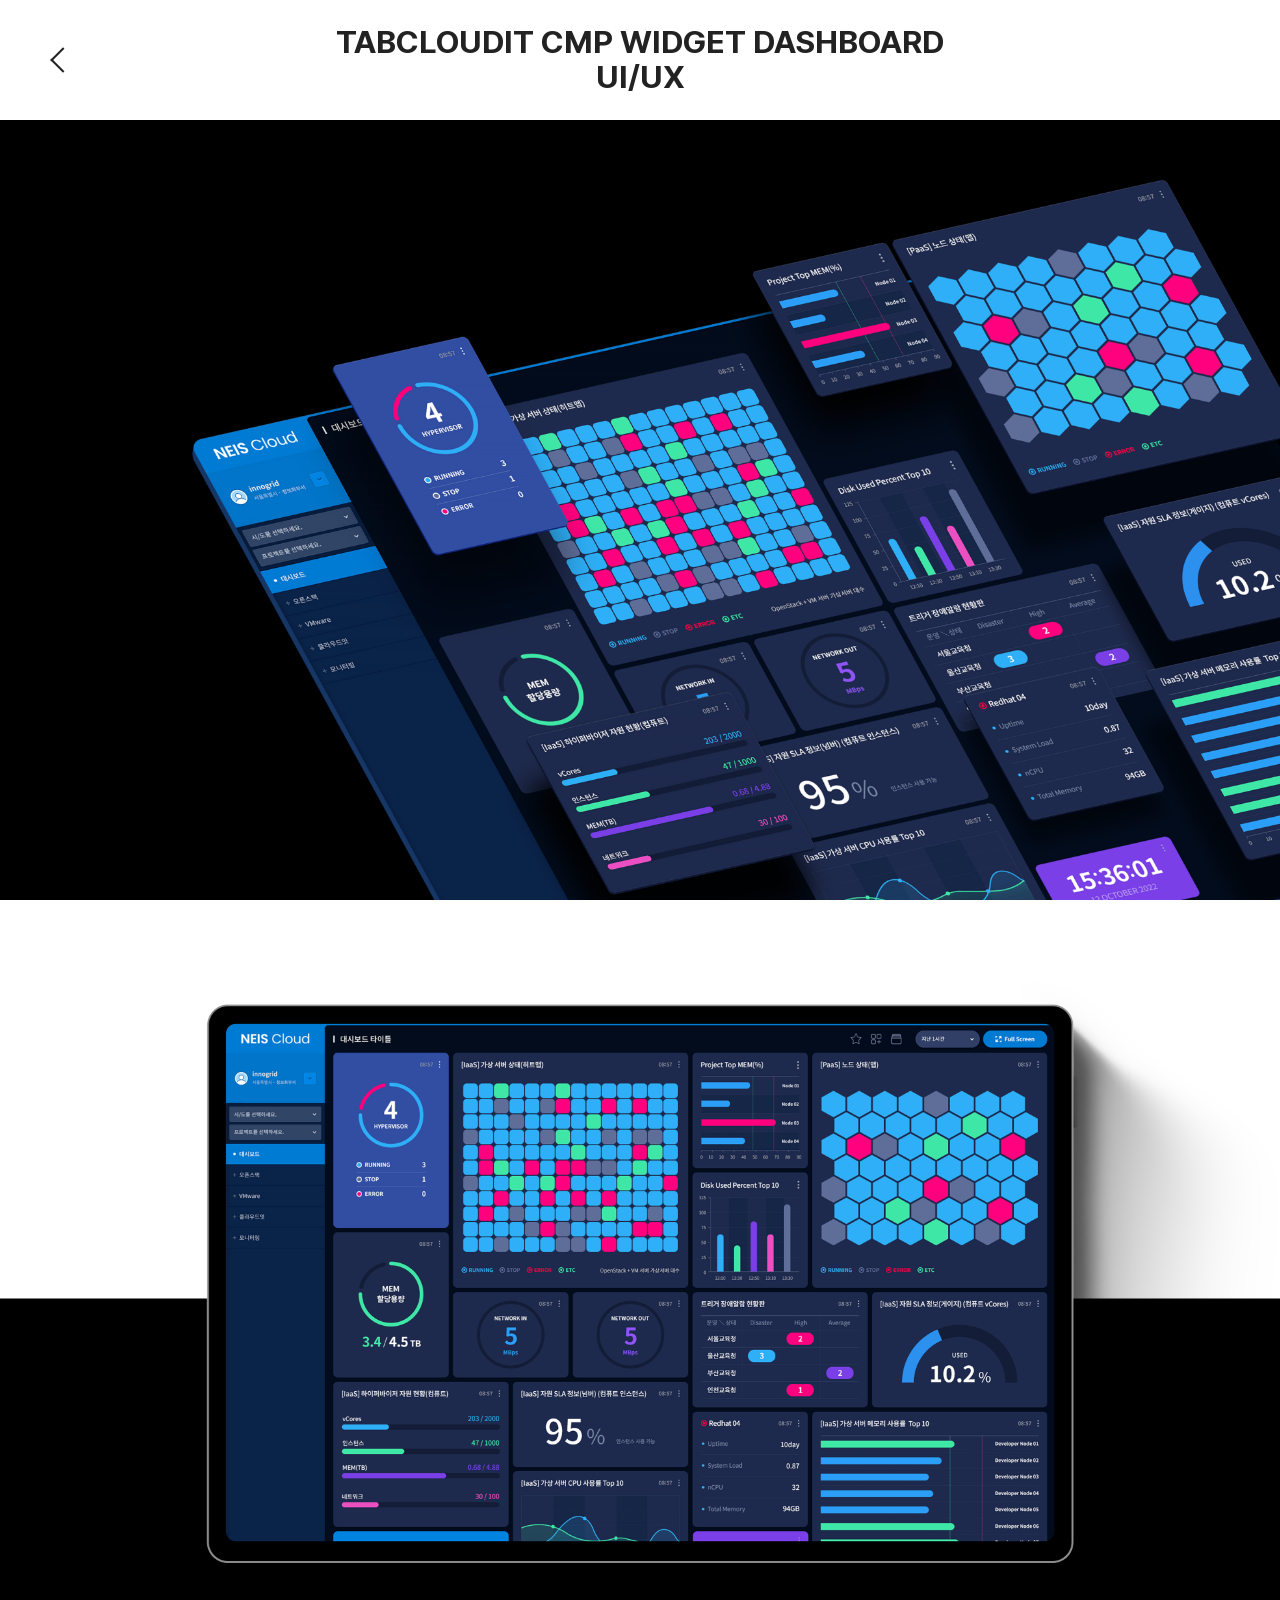
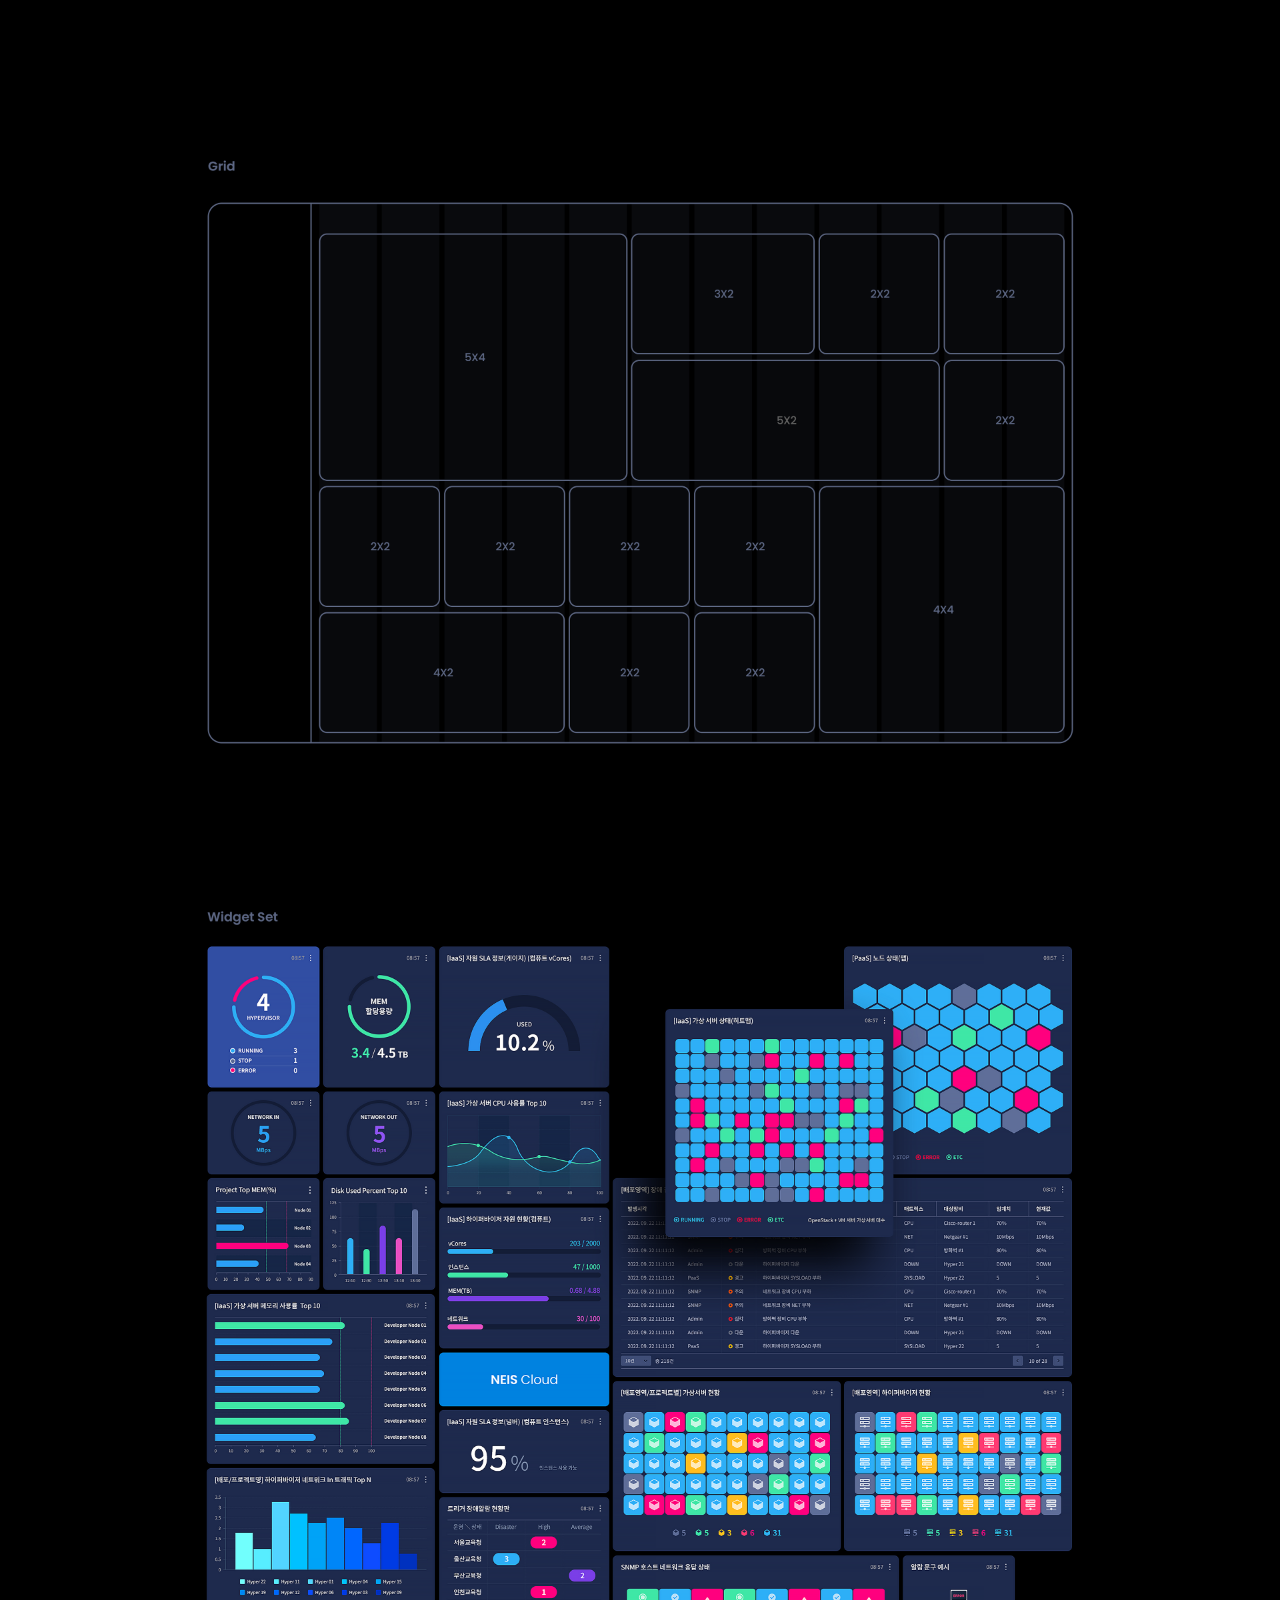
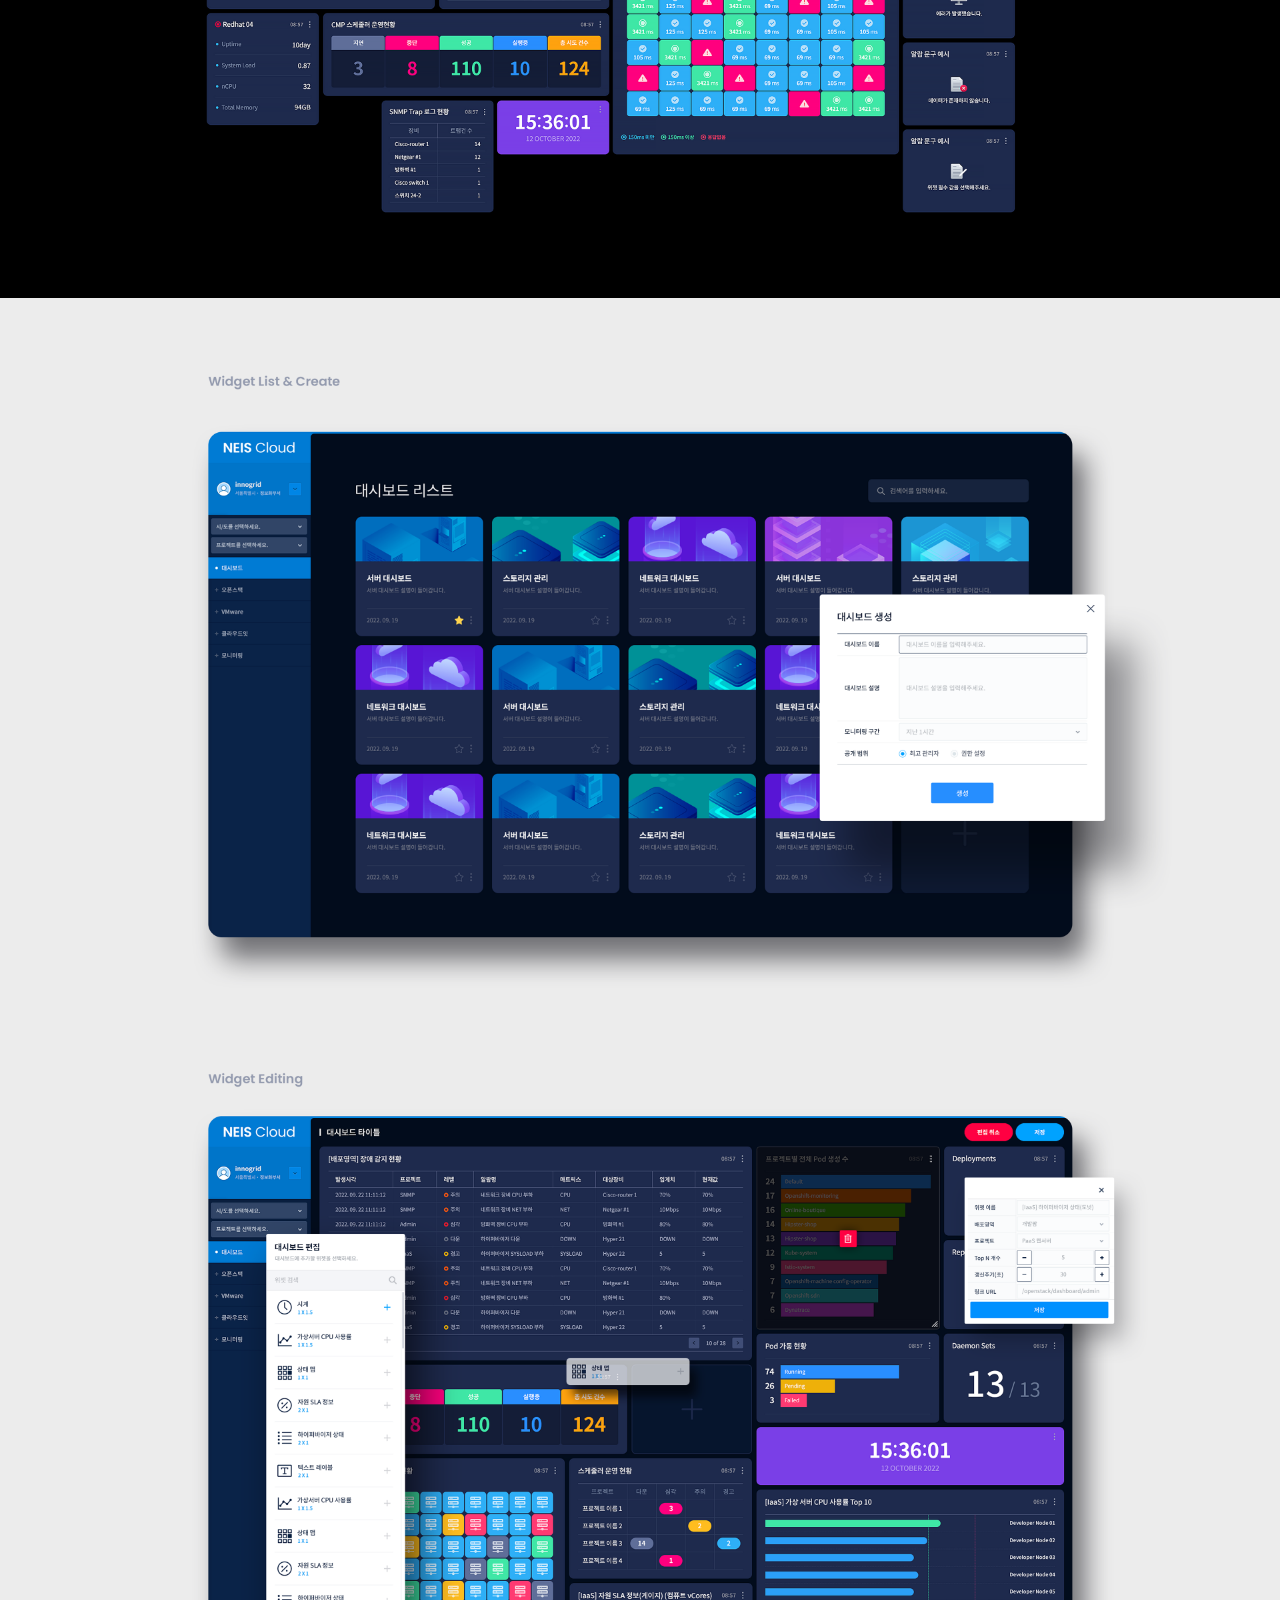
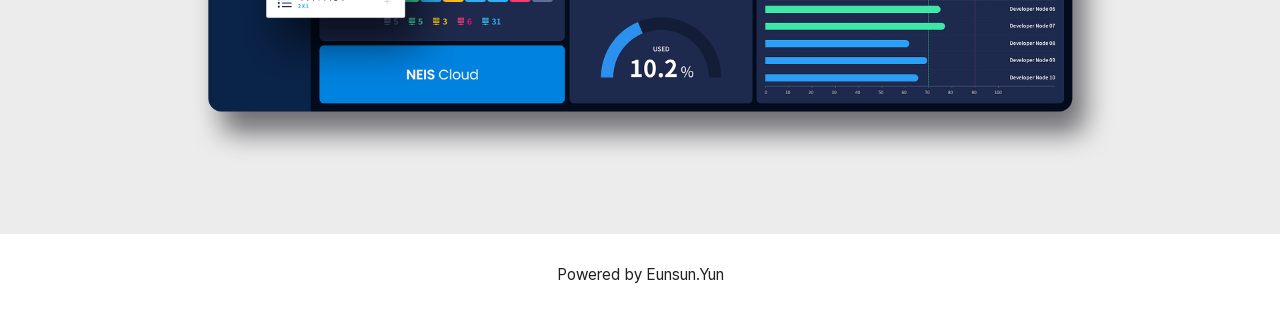
<file: works/tabcloudit.html>
<!DOCTYPE html>
<html lang="en">

<head>
    <meta charset="UTF-8">
    <meta name="viewport" content="width=device-width, initial-scale=1.0">
    <title>myportfolio</title>
    <link rel="stylesheet" href="../assets/fonts/pretendardvariable.css">
    <link rel="stylesheet" href="../index.css">
</head>

<body>
    <div id="root" class="wrap">
        <header>
            <h1>TabCloudit CMP Widget Dashboard UI/UX</h1>
            <nav>
                <a href="../index.html" class="back"><span>Back to List</span></a>
            </nav>
        </header>
        <main class="main_work work_tabcloudit">
            <section class="section_work_top" style="background-image: url(/assets/images/tabcloudit/img01.png)">
            </section>
            <section class="section_work_intro">
                <div><img src="/assets/images/tabcloudit/img02.png" alt=""></div>
                <div><img src="/assets/images/tabcloudit/img03.png" alt=""></div>
                <div><img src="/assets/images/tabcloudit/img04.png" alt=""></div>
                <div><img src="/assets/images/tabcloudit/img05.png" alt=""></div>
                <div><img src="/assets/images/tabcloudit/img06.png" alt=""></div>
            </section>
        </main>
        <footer>Powered by Eunsun.Yun</footer>
    </div>
    <script src="/assets/js/header-scroll.js"></script>
</body>

</html>
</file>
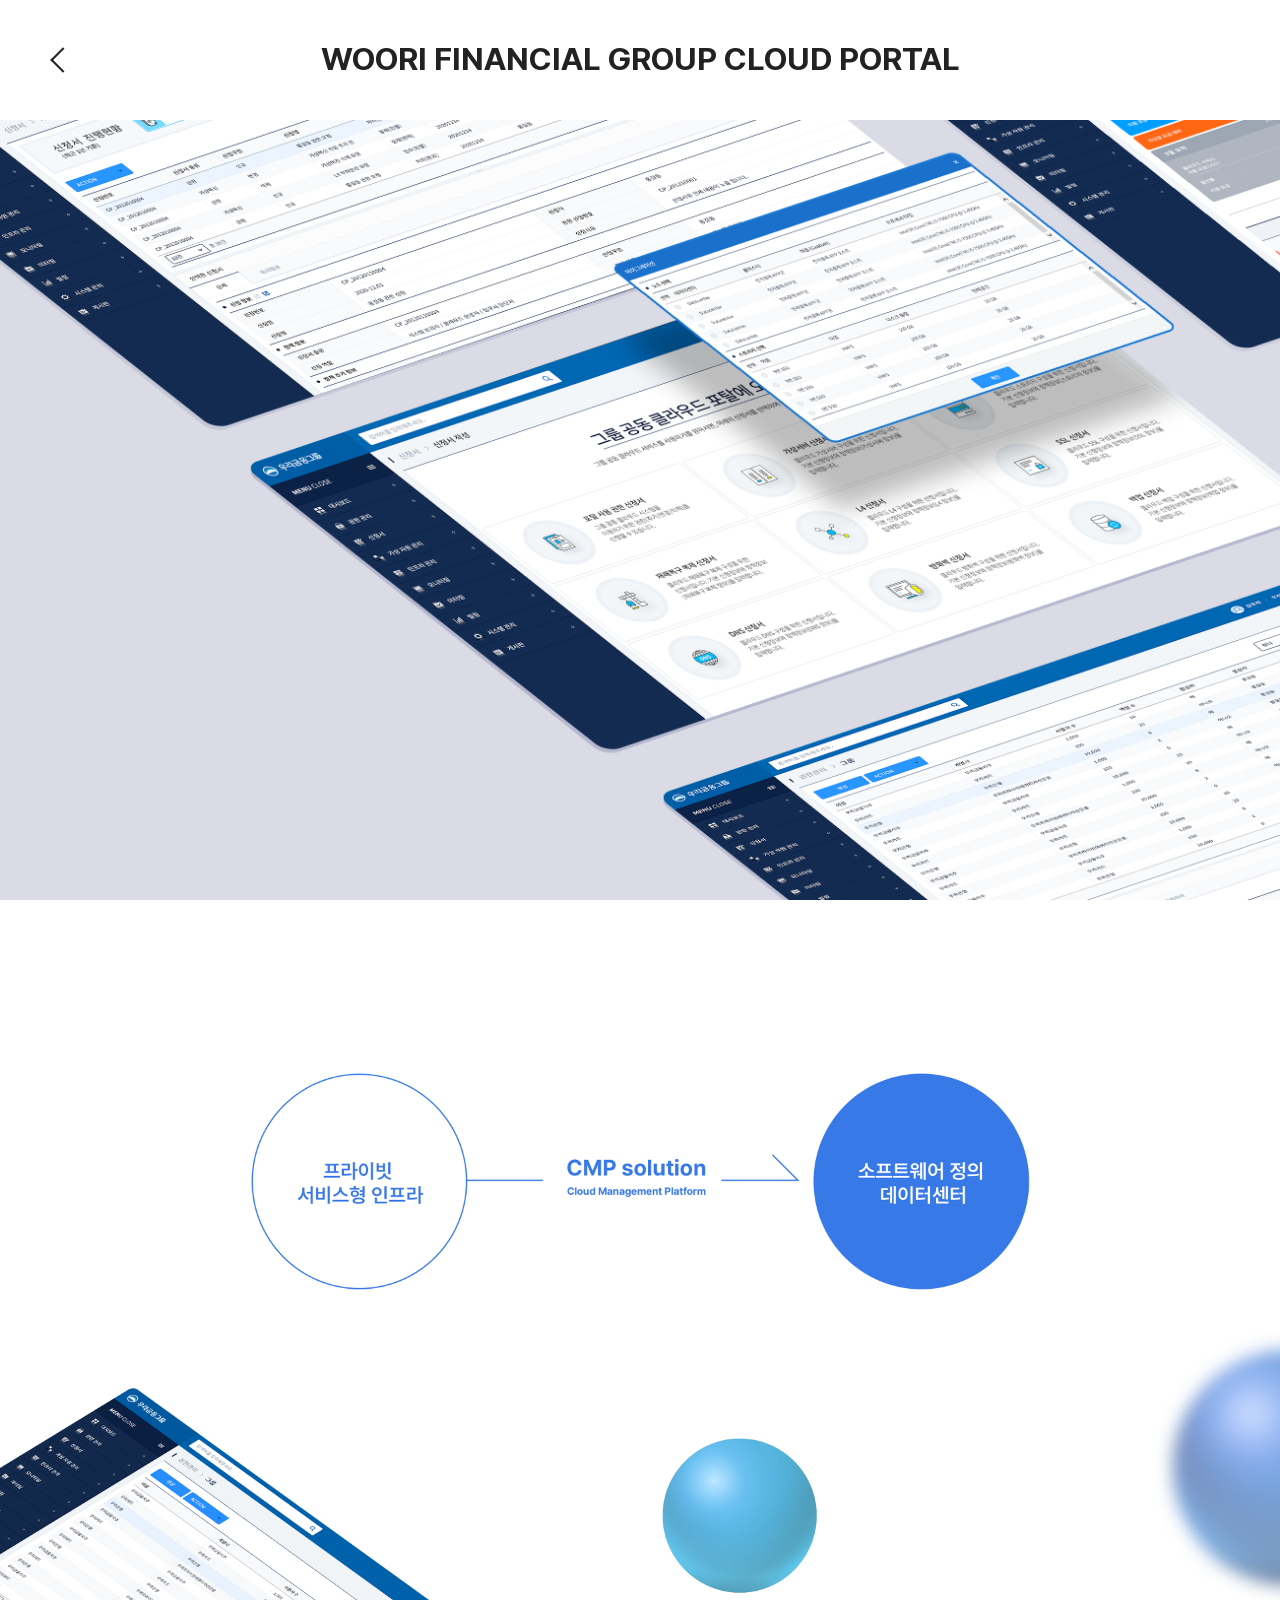
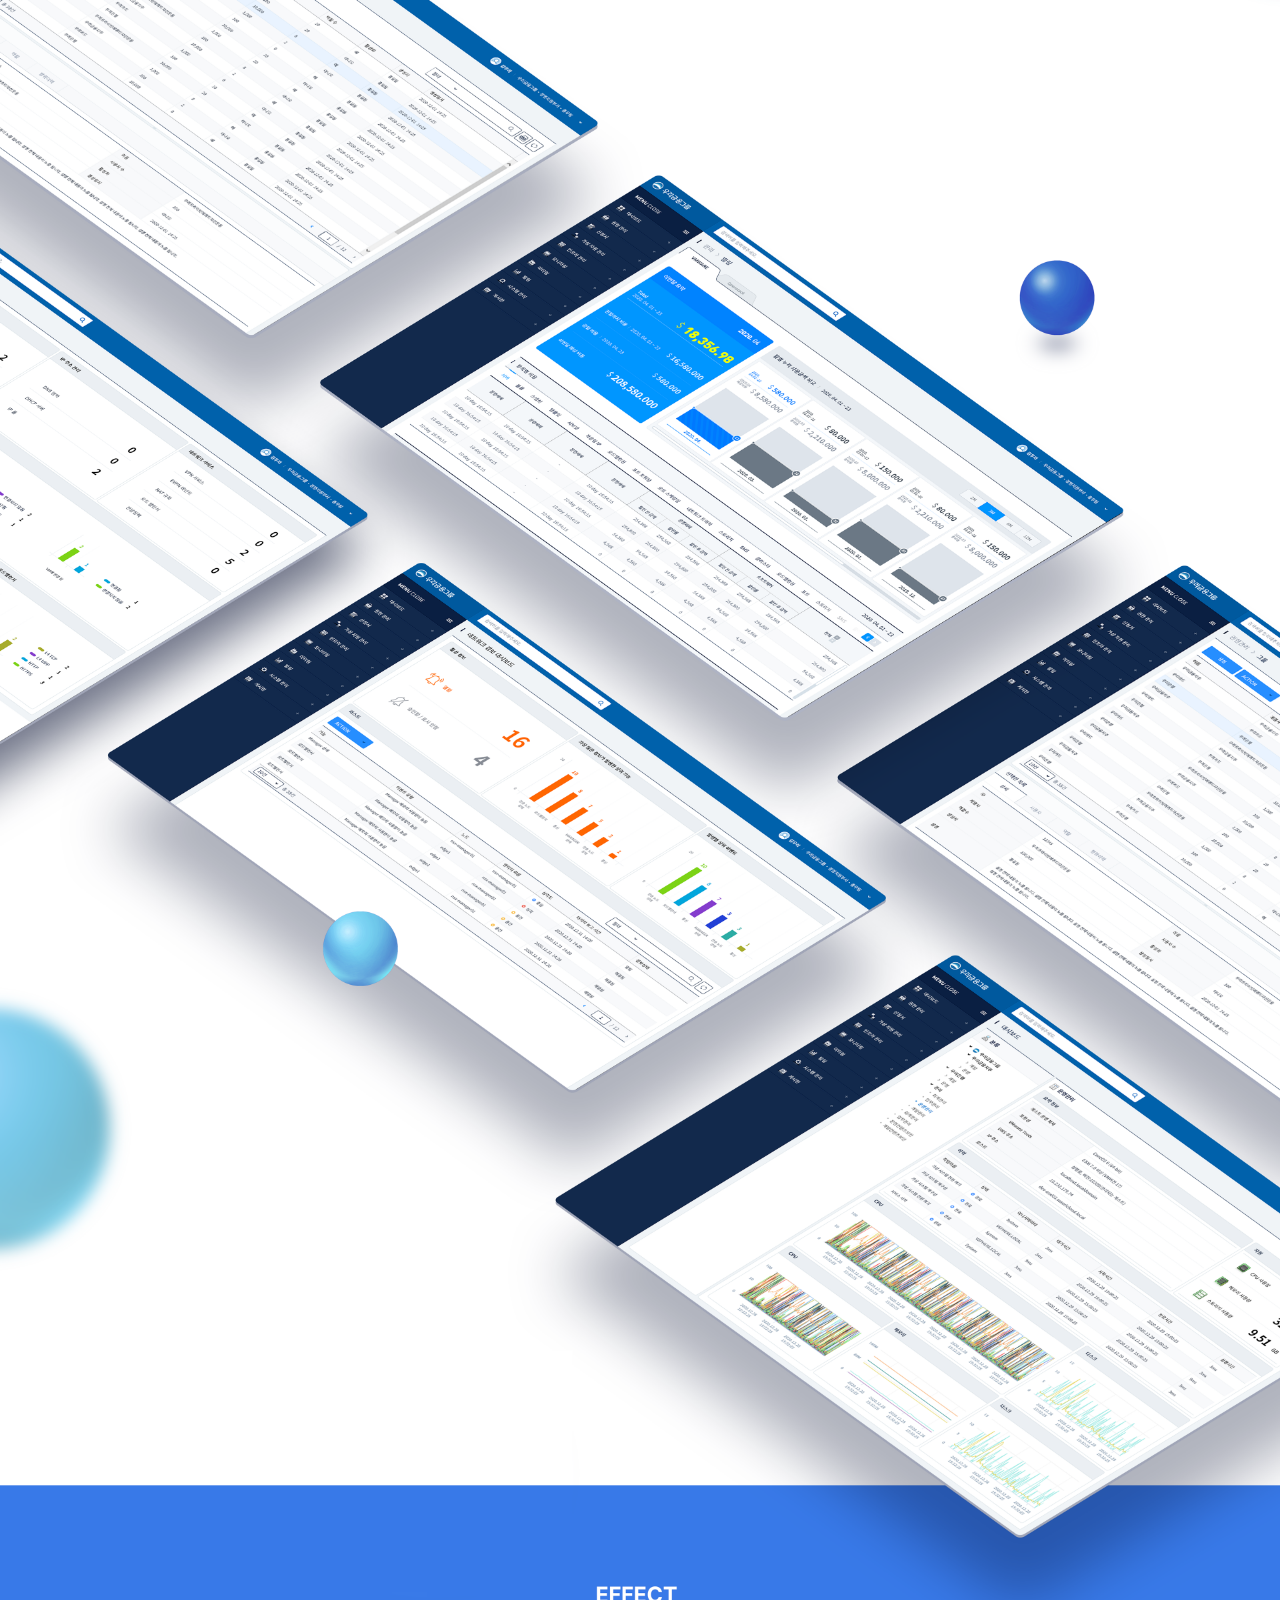
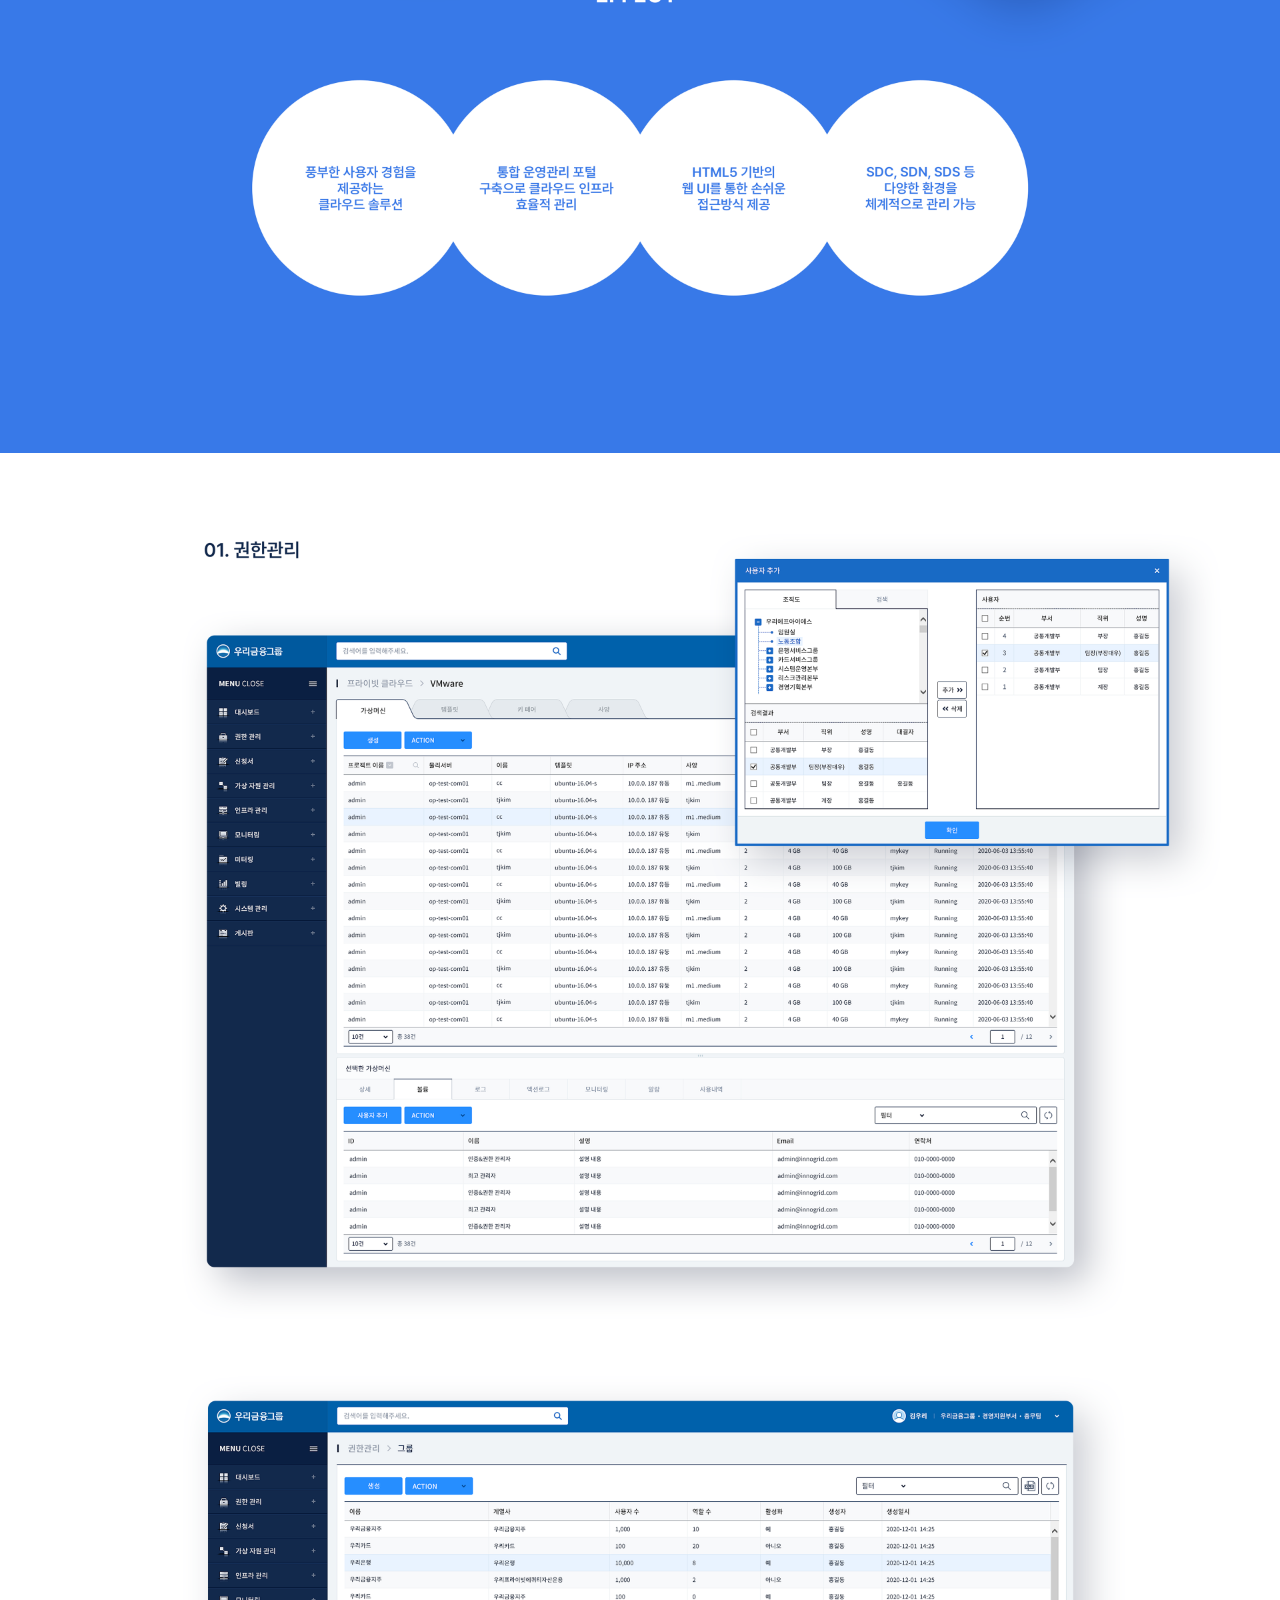
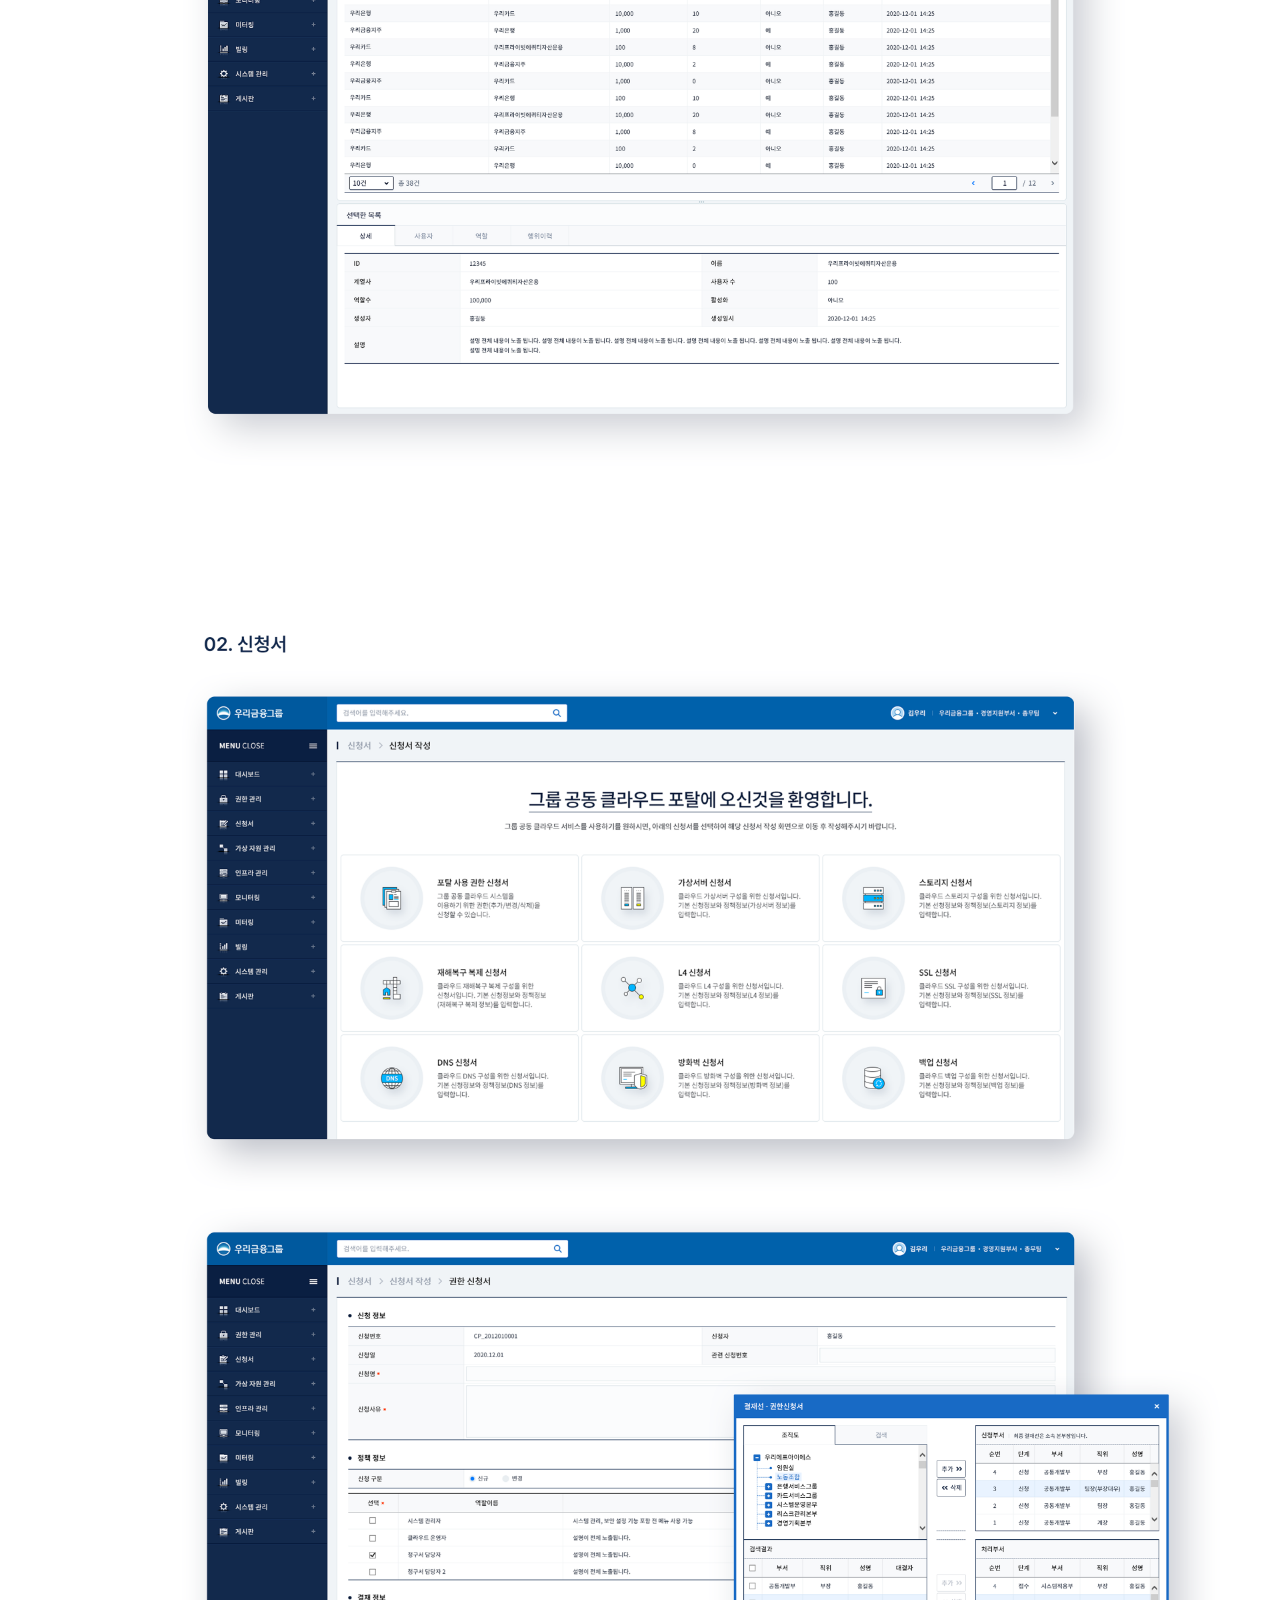
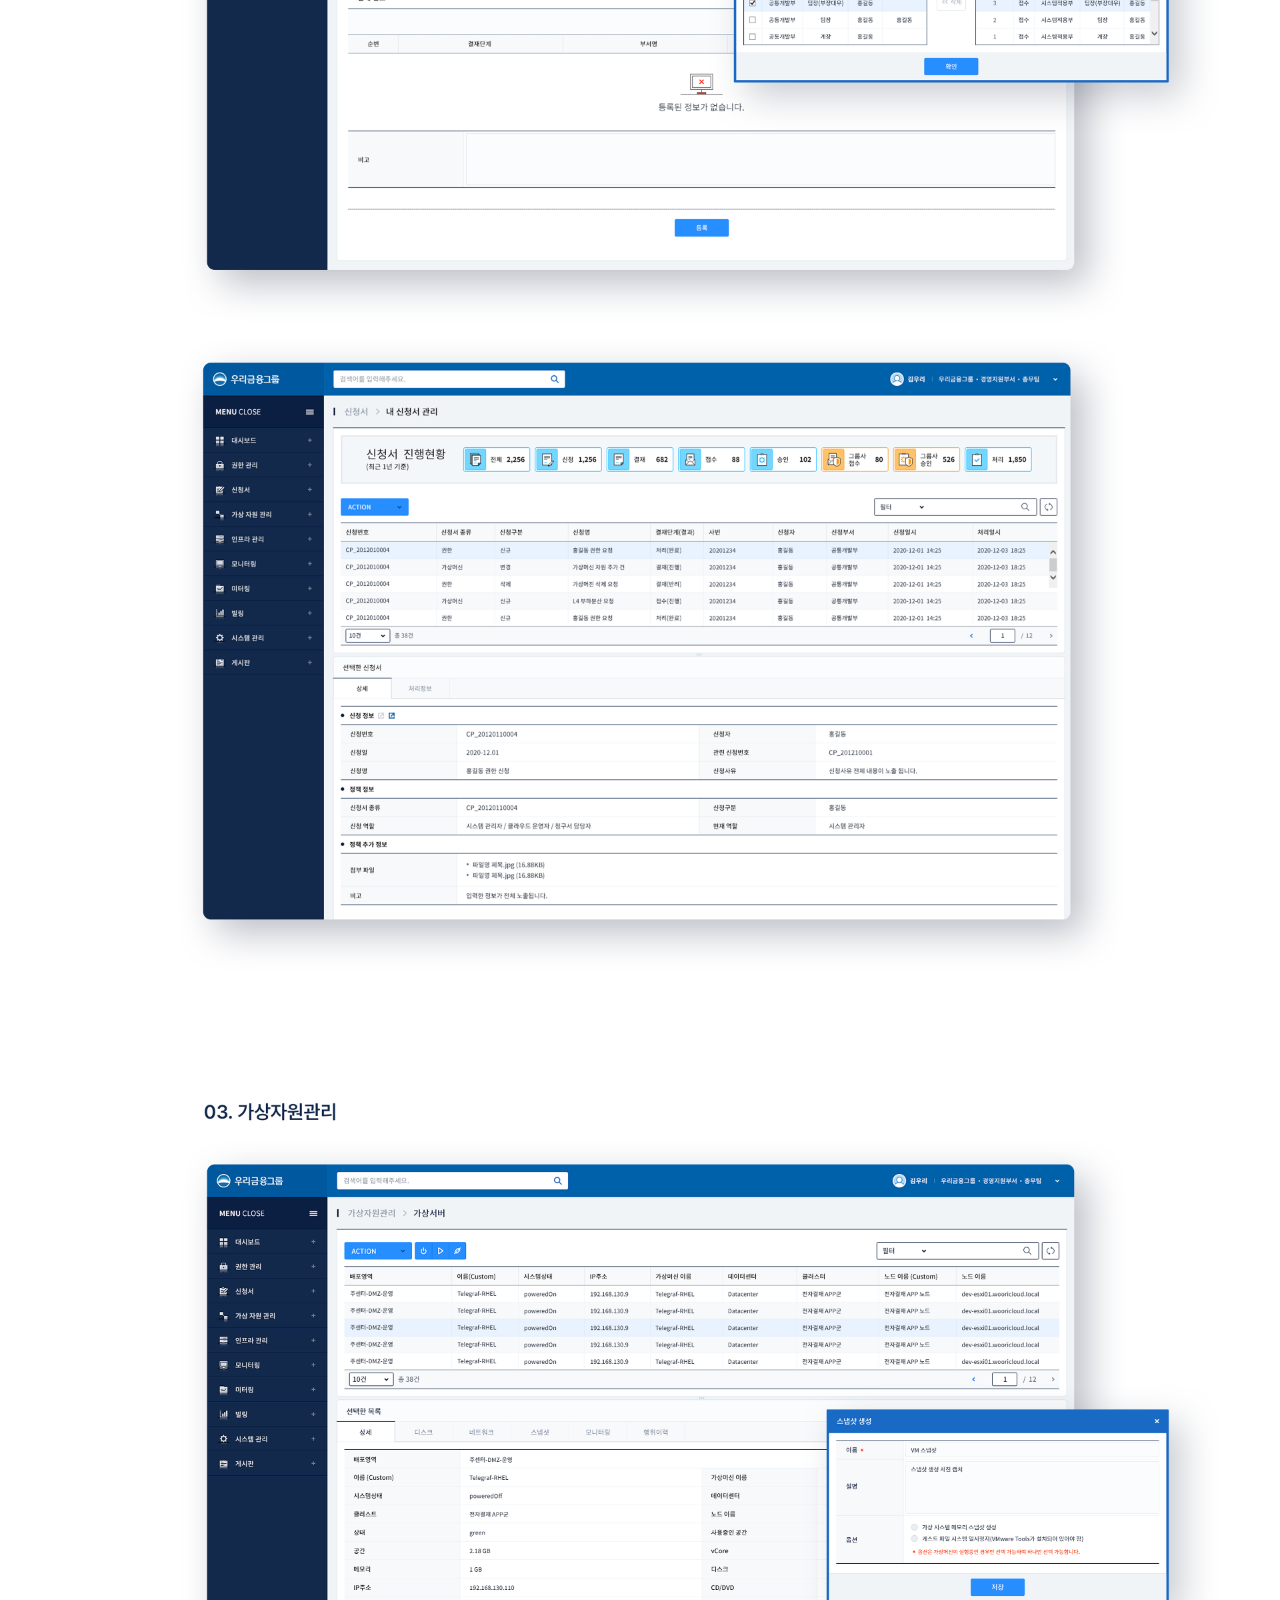
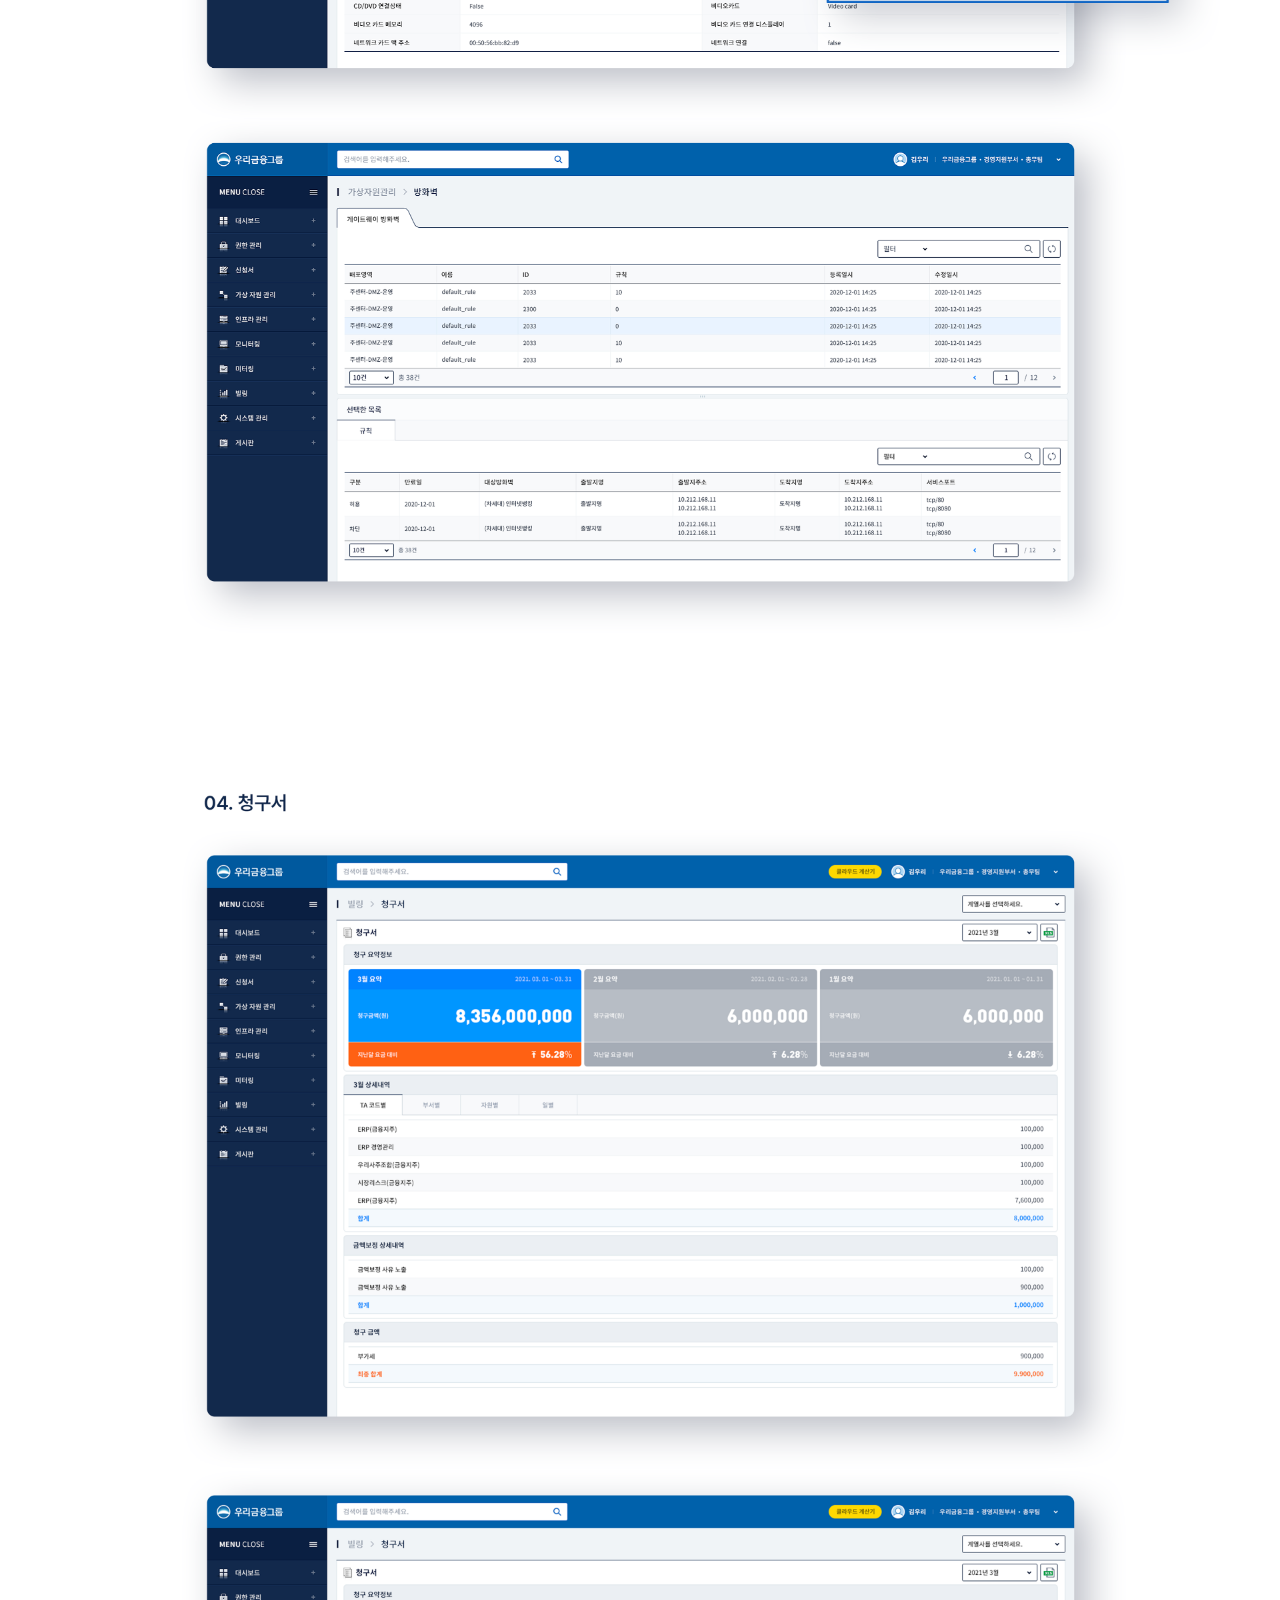
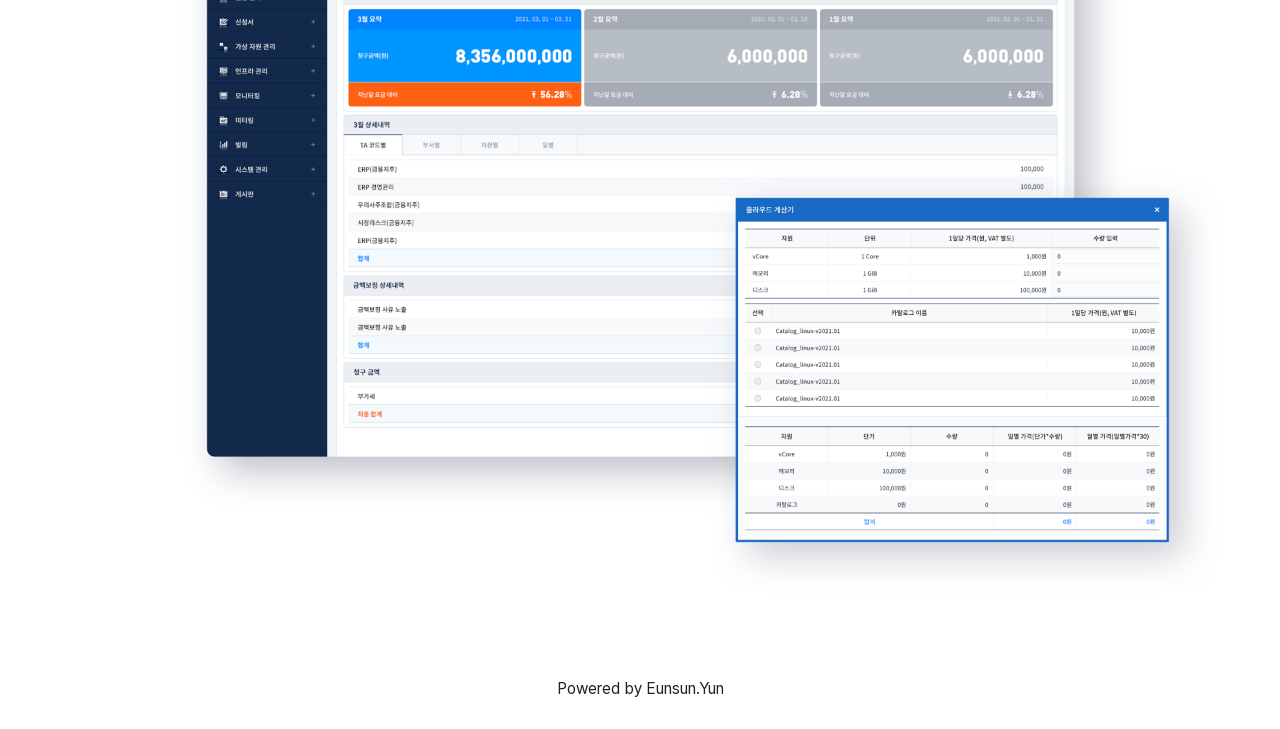
<file: works/woori.html>
<!DOCTYPE html>
<html lang="en">

<head>
    <meta charset="UTF-8">
    <meta name="viewport" content="width=device-width, initial-scale=1.0">
    <title>myportfolio</title>
    <link rel="stylesheet" href="../assets/fonts/pretendardvariable.css">
    <link rel="stylesheet" href="../index.css">
</head>

<body>
    <div id="root" class="wrap">
        <header>
            <h1>WOORI FINANCIAL GROUP CLOUD PORTAL</h1>
            <nav>
                <a href="../index.html" class="back"><span>Back to List</span></a>
            </nav>
        </header>
        <main class="main_work work_woori">
            <section class="section_work_top" style="background-image: url(/assets/images/woori/img01.png)"></section>
            <section class="section_work_intro">
                <div><img src="/assets/images/woori/img02.png" alt=""></div>
                <div><img src="/assets/images/woori/img03.png" alt=""></div>
                <div><img src="/assets/images/woori/img04.png" alt=""></div>
                <div><img src="/assets/images/woori/img05.png" alt=""></div>
                <div><img src="/assets/images/woori/img06.png" alt=""></div>
            </section>
        </main>
        <footer>Powered by Eunsun.Yun</footer>
    </div>
    <script src="/assets/js/header-scroll.js"></script>
</body>

</html>
</file>
